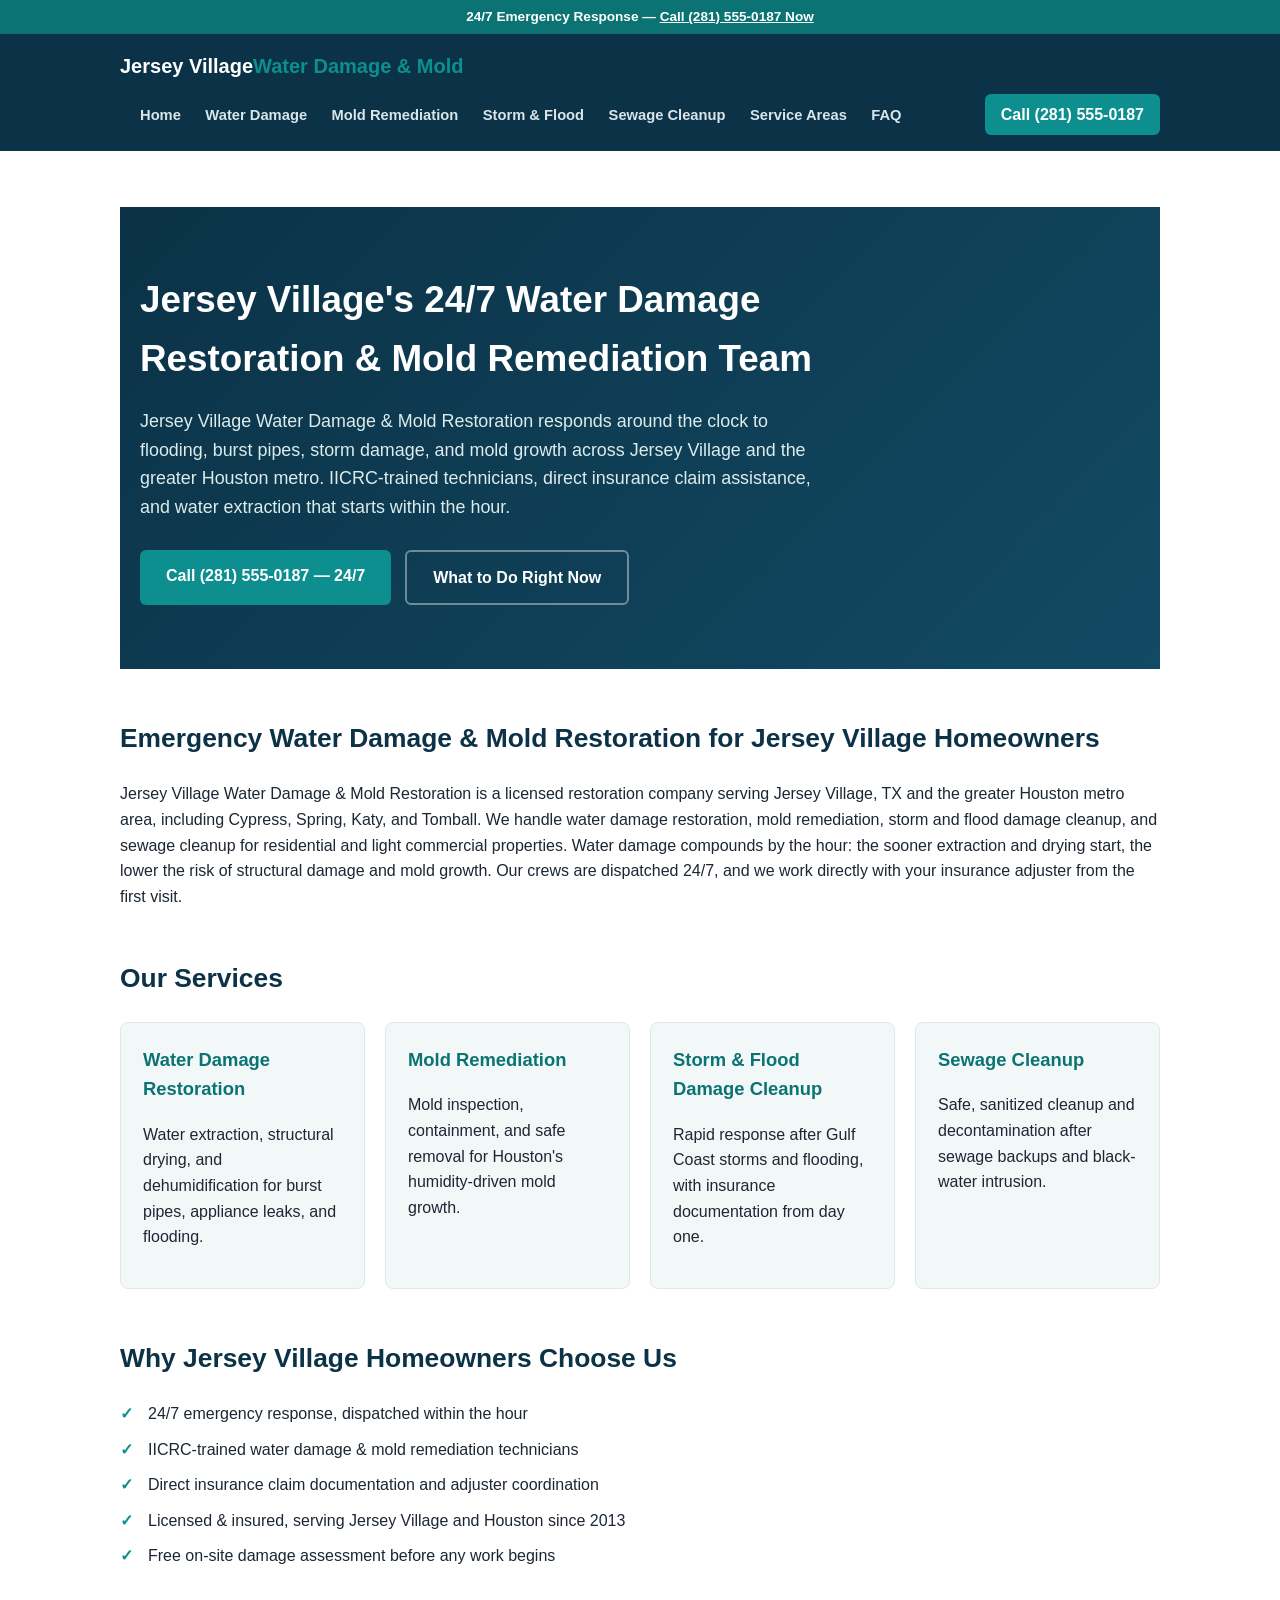
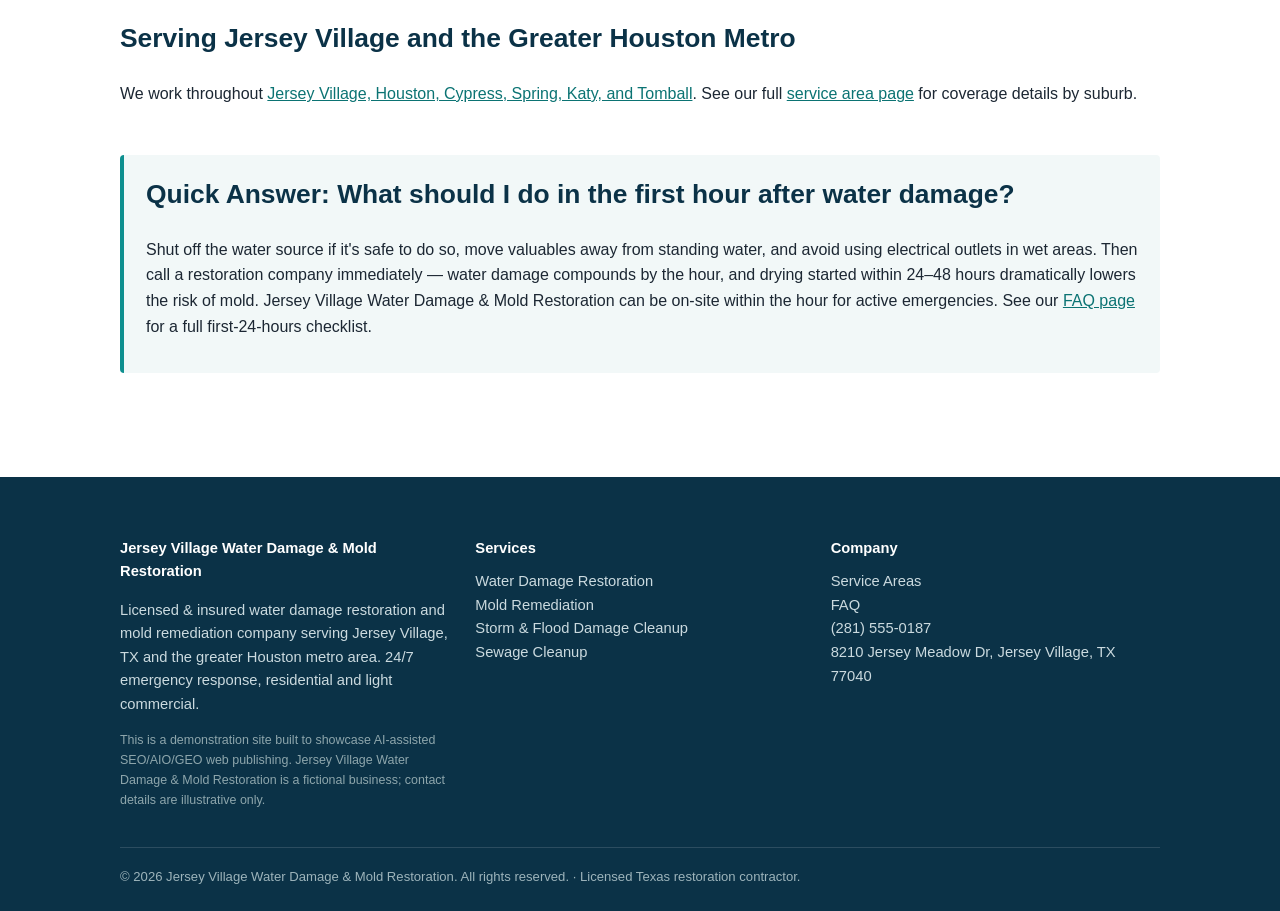
<file: index.html>
<!doctype html>
<html lang="en">
<head>
<meta charset="utf-8">
<meta name="viewport" content="width=device-width, initial-scale=1">
<title>Water Damage Restoration & Mold Remediation in Jersey Village, TX | Jersey Village Water Damage & Mold Restoration</title>
<meta name="description" content="24/7 water damage restoration & mold remediation in Jersey Village, TX. Storm & flood cleanup, insurance claim assistance. Call (281) 555-0187 now.">
<link rel="canonical" href="https://jerseyvillewaterdamage.trafficforge.app/">
<meta property="og:title" content="Water Damage Restoration & Mold Remediation in Jersey Village, TX | Jersey Village Water Damage & Mold Restoration">
<meta property="og:description" content="24/7 water damage restoration & mold remediation in Jersey Village, TX. Storm & flood cleanup, insurance claim assistance. Call (281) 555-0187 now.">
<meta property="og:type" content="website">
<meta property="og:url" content="https://jerseyvillewaterdamage.trafficforge.app/">
<link rel="stylesheet" href="/styles.css">
<script type="application/ld+json">
[
  {
    "@context": "https://schema.org",
    "@type": "HomeAndConstructionBusiness",
    "name": "Jersey Village Water Damage & Mold Restoration",
    "image": "https://jerseyvillewaterdamage.trafficforge.app/images/jersey-village-water-damage-crew.jpg",
    "@id": "https://jerseyvillewaterdamage.trafficforge.app",
    "url": "https://jerseyvillewaterdamage.trafficforge.app",
    "telephone": "+12815550187",
    "priceRange": "$$",
    "address": {
      "@type": "PostalAddress",
      "streetAddress": "8210 Jersey Meadow Dr",
      "addressLocality": "Jersey Village",
      "addressRegion": "TX",
      "postalCode": "77040",
      "addressCountry": "US"
    },
    "geo": {
      "@type": "GeoCoordinates",
      "latitude": 29.8825,
      "longitude": -95.5474
    },
    "areaServed": [
      "Jersey Village, TX",
      "Houston, TX",
      "Cypress, TX",
      "Spring, TX",
      "Katy, TX",
      "Copperfield, TX",
      "Willowbrook, TX",
      "Champions, TX",
      "Tomball, TX"
    ],
    "openingHoursSpecification": [
      {
        "@type": "OpeningHoursSpecification",
        "dayOfWeek": [
          "Monday", "Tuesday", "Wednesday", "Thursday", "Friday", "Saturday", "Sunday"
        ],
        "opens": "00:00",
        "closes": "23:59"
      }
    ],
    "sameAs": []
  },
  {
    "@context": "https://schema.org",
    "@type": "WebSite",
    "name": "Jersey Village Water Damage & Mold Restoration",
    "url": "https://jerseyvillewaterdamage.trafficforge.app"
  }
]
</script>
</head>
<body>
<div class="emergency-bar">24/7 Emergency Response &mdash; <a href="tel:+12815550187">Call (281) 555-0187 Now</a></div>
<header class="site">
  <div class="wrap">
    <a class="brand" href="/">Jersey Village<span>Water Damage &amp; Mold</span></a>
    <nav class="main">
      <a href="/">Home</a>
      <a href="/services/water-damage-restoration.html">Water Damage</a>
      <a href="/services/mold-remediation.html">Mold Remediation</a>
      <a href="/services/storm-flood-damage-cleanup.html">Storm &amp; Flood</a>
      <a href="/services/sewage-cleanup.html">Sewage Cleanup</a>
      <a href="/service-areas.html">Service Areas</a>
      <a href="/faq.html">FAQ</a>
    </nav>
    <a class="phone-badge" href="tel:+12815550187">Call (281) 555-0187</a>
  </div>
</header>
<main>
  <div class="wrap">


<section class="hero">
  <div class="wrap">
    <h1>Jersey Village's 24/7 Water Damage Restoration &amp; Mold Remediation Team</h1>
    <p class="lead">Jersey Village Water Damage &amp; Mold Restoration responds around the clock to flooding, burst pipes, storm damage, and mold growth across Jersey Village and the greater Houston metro. IICRC-trained technicians, direct insurance claim assistance, and water extraction that starts within the hour.</p>
    <div class="cta-row">
      <a class="btn btn-primary" href="tel:+12815550187">Call (281) 555-0187 &mdash; 24/7</a>
      <a class="btn btn-secondary" href="/faq.html">What to Do Right Now</a>
    </div>
  </div>
</section>

<section>
  <h2>Emergency Water Damage &amp; Mold Restoration for Jersey Village Homeowners</h2>
  <p>Jersey Village Water Damage &amp; Mold Restoration is a licensed restoration company serving Jersey Village, TX and the greater Houston metro area, including Cypress, Spring, Katy, and Tomball. We handle water damage restoration, mold remediation, storm and flood damage cleanup, and sewage cleanup for residential and light commercial properties. Water damage compounds by the hour: the sooner extraction and drying start, the lower the risk of structural damage and mold growth. Our crews are dispatched 24/7, and we work directly with your insurance adjuster from the first visit.</p>
</section>

<section>
  <h2>Our Services</h2>
  <div class="grid">
    <div class="card">
      <h3><a class="card-link" href="/services/water-damage-restoration.html">Water Damage Restoration</a></h3>
      <p>Water extraction, structural drying, and dehumidification for burst pipes, appliance leaks, and flooding.</p>
    </div>
    <div class="card">
      <h3><a class="card-link" href="/services/mold-remediation.html">Mold Remediation</a></h3>
      <p>Mold inspection, containment, and safe removal for Houston's humidity-driven mold growth.</p>
    </div>
    <div class="card">
      <h3><a class="card-link" href="/services/storm-flood-damage-cleanup.html">Storm &amp; Flood Damage Cleanup</a></h3>
      <p>Rapid response after Gulf Coast storms and flooding, with insurance documentation from day one.</p>
    </div>
    <div class="card">
      <h3><a class="card-link" href="/services/sewage-cleanup.html">Sewage Cleanup</a></h3>
      <p>Safe, sanitized cleanup and decontamination after sewage backups and black-water intrusion.</p>
    </div>
  </div>
</section>

<section>
  <h2>Why Jersey Village Homeowners Choose Us</h2>
  <ul class="checklist">
    <li>24/7 emergency response, dispatched within the hour</li>
    <li>IICRC-trained water damage &amp; mold remediation technicians</li>
    <li>Direct insurance claim documentation and adjuster coordination</li>
    <li>Licensed &amp; insured, serving Jersey Village and Houston since 2013</li>
    <li>Free on-site damage assessment before any work begins</li>
  </ul>
</section>

<section>
  <h2>Serving Jersey Village and the Greater Houston Metro</h2>
  <p>We work throughout <a href="/service-areas.html">Jersey Village, Houston, Cypress, Spring, Katy, and Tomball</a>. See our full <a href="/service-areas.html">service area page</a> for coverage details by suburb.</p>
</section>

<section class="callout">
  <h2 style="margin-top:0">Quick Answer: What should I do in the first hour after water damage?</h2>
  <p>Shut off the water source if it's safe to do so, move valuables away from standing water, and avoid using electrical outlets in wet areas. Then call a restoration company immediately &mdash; water damage compounds by the hour, and drying started within 24&ndash;48 hours dramatically lowers the risk of mold. Jersey Village Water Damage &amp; Mold Restoration can be on-site within the hour for active emergencies. See our <a href="/faq.html">FAQ page</a> for a full first-24-hours checklist.</p>
</section>


  </div>
</main>
<footer class="site">
  <div class="wrap">
    <div class="footer-grid">
      <div>
        <h4>Jersey Village Water Damage &amp; Mold Restoration</h4>
        <p>Licensed &amp; insured water damage restoration and mold remediation company serving Jersey Village, TX and the greater Houston metro area. 24/7 emergency response, residential and light commercial.</p>
        <p class="disclosure">This is a demonstration site built to showcase AI-assisted SEO/AIO/GEO web publishing. Jersey Village Water Damage &amp; Mold Restoration is a fictional business; contact details are illustrative only.</p>
      </div>
      <div>
        <h4>Services</h4>
        <a href="/services/water-damage-restoration.html">Water Damage Restoration</a><br>
        <a href="/services/mold-remediation.html">Mold Remediation</a><br>
        <a href="/services/storm-flood-damage-cleanup.html">Storm &amp; Flood Damage Cleanup</a><br>
        <a href="/services/sewage-cleanup.html">Sewage Cleanup</a>
      </div>
      <div>
        <h4>Company</h4>
        <a href="/service-areas.html">Service Areas</a><br>
        <a href="/faq.html">FAQ</a><br>
        <a href="tel:+12815550187">(281) 555-0187</a><br>
        <span>8210 Jersey Meadow Dr, Jersey Village, TX 77040</span>
      </div>
    </div>
    <div class="footer-bottom">
      &copy; 2026 Jersey Village Water Damage &amp; Mold Restoration. All rights reserved. &middot; Licensed Texas restoration contractor.
    </div>
  </div>
</footer>
</body>
</html>
</file>
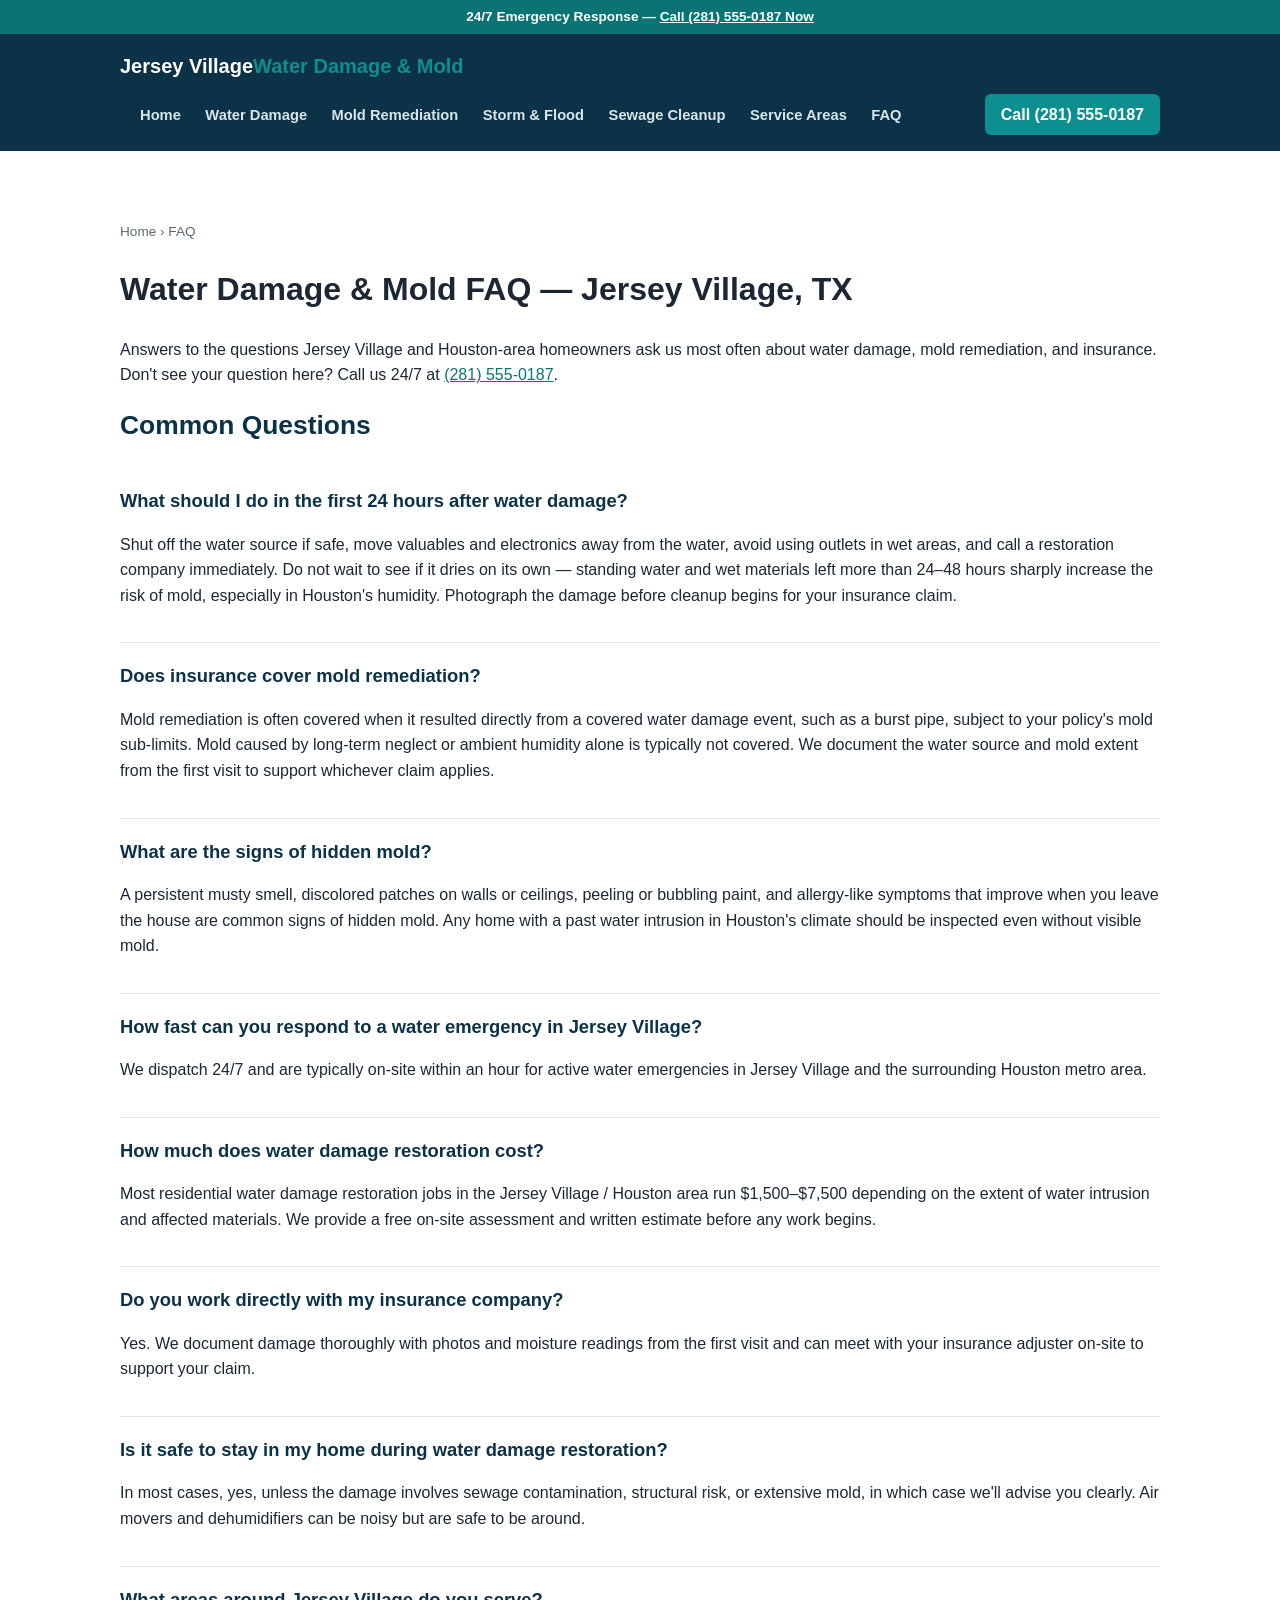
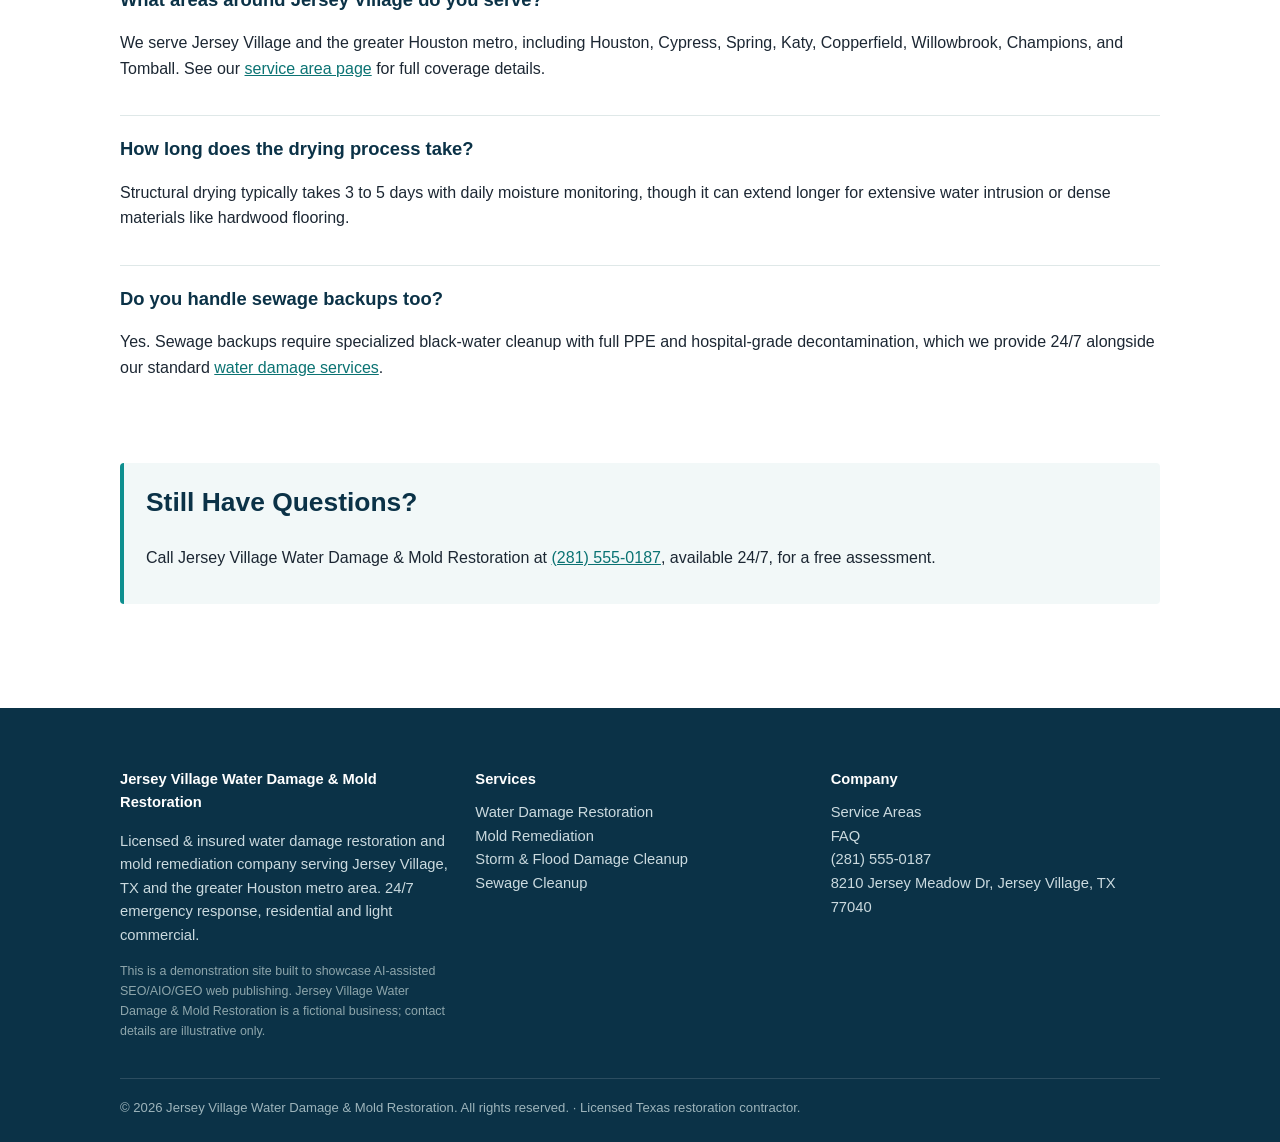
<file: faq.html>
<!doctype html>
<html lang="en">
<head>
<meta charset="utf-8">
<meta name="viewport" content="width=device-width, initial-scale=1">
<title>Water Damage & Mold FAQ | First 24 Hours, Insurance & More | Jersey Village Water Damage & Mold Restoration</title>
<meta name="description" content="Answers to common Jersey Village, TX water damage & mold questions: first 24 hours, insurance coverage, mold signs, and response times. 24/7 emergency line.">
<link rel="canonical" href="https://jerseyvillewaterdamage.trafficforge.app/faq.html">
<meta property="og:title" content="Water Damage & Mold FAQ | First 24 Hours, Insurance & More | Jersey Village Water Damage & Mold Restoration">
<meta property="og:description" content="Answers to common Jersey Village, TX water damage & mold questions: first 24 hours, insurance coverage, mold signs, and response times. 24/7 emergency line.">
<meta property="og:type" content="website">
<meta property="og:url" content="https://jerseyvillewaterdamage.trafficforge.app/faq.html">
<link rel="stylesheet" href="/styles.css">
<script type="application/ld+json">
[
  {
    "@context": "https://schema.org",
    "@type": "HomeAndConstructionBusiness",
    "name": "Jersey Village Water Damage & Mold Restoration",
    "image": "https://jerseyvillewaterdamage.trafficforge.app/images/jersey-village-water-damage-crew.jpg",
    "@id": "https://jerseyvillewaterdamage.trafficforge.app",
    "url": "https://jerseyvillewaterdamage.trafficforge.app",
    "telephone": "+12815550187",
    "priceRange": "$$",
    "address": {
      "@type": "PostalAddress",
      "streetAddress": "8210 Jersey Meadow Dr",
      "addressLocality": "Jersey Village",
      "addressRegion": "TX",
      "postalCode": "77040",
      "addressCountry": "US"
    },
    "geo": { "@type": "GeoCoordinates", "latitude": 29.8825, "longitude": -95.5474 },
    "areaServed": ["Jersey Village, TX", "Houston, TX", "Cypress, TX", "Spring, TX", "Katy, TX", "Copperfield, TX", "Willowbrook, TX", "Champions, TX", "Tomball, TX"],
    "openingHoursSpecification": [
      { "@type": "OpeningHoursSpecification", "dayOfWeek": ["Monday","Tuesday","Wednesday","Thursday","Friday","Saturday","Sunday"], "opens": "00:00", "closes": "23:59" }
    ],
    "sameAs": []
  },
  {
    "@context": "https://schema.org",
    "@type": "FAQPage",
    "mainEntity": [
      {
        "@type": "Question",
        "name": "What should I do in the first 24 hours after water damage?",
        "acceptedAnswer": { "@type": "Answer", "text": "Shut off the water source if safe, move valuables and electronics away from the water, avoid using outlets in wet areas, and call a restoration company immediately. Do not wait to see if it dries on its own \u2014 standing water and wet materials left more than 24\u201348 hours sharply increase the risk of mold, especially in Houston's humidity. Photograph the damage before cleanup begins for your insurance claim." }
      },
      {
        "@type": "Question",
        "name": "Does insurance cover mold remediation?",
        "acceptedAnswer": { "@type": "Answer", "text": "Mold remediation is often covered when it resulted directly from a covered water damage event, such as a burst pipe, subject to your policy's mold sub-limits. Mold caused by long-term neglect or ambient humidity alone is typically not covered. We document the water source and mold extent from the first visit to support whichever claim applies." }
      },
      {
        "@type": "Question",
        "name": "What are the signs of hidden mold?",
        "acceptedAnswer": { "@type": "Answer", "text": "A persistent musty smell, discolored patches on walls or ceilings, peeling or bubbling paint, and allergy-like symptoms that improve when you leave the house are common signs of hidden mold. Any home with a past water intrusion in Houston's climate should be inspected even without visible mold." }
      },
      {
        "@type": "Question",
        "name": "How fast can you respond to a water emergency in Jersey Village?",
        "acceptedAnswer": { "@type": "Answer", "text": "We dispatch 24/7 and are typically on-site within an hour for active water emergencies in Jersey Village and the surrounding Houston metro area." }
      },
      {
        "@type": "Question",
        "name": "How much does water damage restoration cost?",
        "acceptedAnswer": { "@type": "Answer", "text": "Most residential water damage restoration jobs in the Jersey Village / Houston area run $1,500\u2013$7,500 depending on the extent of water intrusion and affected materials. We provide a free on-site assessment and written estimate before any work begins." }
      },
      {
        "@type": "Question",
        "name": "Do you work directly with my insurance company?",
        "acceptedAnswer": { "@type": "Answer", "text": "Yes. We document damage thoroughly with photos and moisture readings from the first visit and can meet with your insurance adjuster on-site to support your claim." }
      },
      {
        "@type": "Question",
        "name": "Is it safe to stay in my home during water damage restoration?",
        "acceptedAnswer": { "@type": "Answer", "text": "In most cases, yes, unless the damage involves sewage contamination, structural risk, or extensive mold, in which case we'll advise you clearly. Air movers and dehumidifiers can be noisy but are safe to be around." }
      },
      {
        "@type": "Question",
        "name": "What areas around Jersey Village do you serve?",
        "acceptedAnswer": { "@type": "Answer", "text": "We serve Jersey Village and the greater Houston metro, including Houston, Cypress, Spring, Katy, Copperfield, Willowbrook, Champions, and Tomball. See our service area page for full coverage details." }
      },
      {
        "@type": "Question",
        "name": "How long does the drying process take?",
        "acceptedAnswer": { "@type": "Answer", "text": "Structural drying typically takes 3 to 5 days with daily moisture monitoring, though it can extend longer for extensive water intrusion or dense materials like hardwood flooring." }
      },
      {
        "@type": "Question",
        "name": "Do you handle sewage backups too?",
        "acceptedAnswer": { "@type": "Answer", "text": "Yes. Sewage backups require specialized black-water cleanup with full PPE and hospital-grade decontamination, which we provide 24/7 alongside our standard water damage services." }
      }
    ]
  }
]
</script>
</head>
<body>
<div class="emergency-bar">24/7 Emergency Response &mdash; <a href="tel:+12815550187">Call (281) 555-0187 Now</a></div>
<header class="site">
  <div class="wrap">
    <a class="brand" href="/">Jersey Village<span>Water Damage &amp; Mold</span></a>
    <nav class="main">
      <a href="/">Home</a>
      <a href="/services/water-damage-restoration.html">Water Damage</a>
      <a href="/services/mold-remediation.html">Mold Remediation</a>
      <a href="/services/storm-flood-damage-cleanup.html">Storm &amp; Flood</a>
      <a href="/services/sewage-cleanup.html">Sewage Cleanup</a>
      <a href="/service-areas.html">Service Areas</a>
      <a href="/faq.html">FAQ</a>
    </nav>
    <a class="phone-badge" href="tel:+12815550187">Call (281) 555-0187</a>
  </div>
</header>
<main>
  <div class="wrap">
    <p class="breadcrumb"><a href="/">Home</a> &rsaquo; FAQ</p>
    <h1>Water Damage &amp; Mold FAQ &mdash; Jersey Village, TX</h1>

<p>Answers to the questions Jersey Village and Houston-area homeowners ask us most often about water damage, mold remediation, and insurance. Don't see your question here? Call us 24/7 at <a href="tel:+12815550187">(281) 555-0187</a>.</p>
<section>
  <h2>Common Questions</h2>
  <div class="faq-item"><h3>What should I do in the first 24 hours after water damage?</h3><p>Shut off the water source if safe, move valuables and electronics away from the water, avoid using outlets in wet areas, and call a restoration company immediately. Do not wait to see if it dries on its own &mdash; standing water and wet materials left more than 24&ndash;48 hours sharply increase the risk of mold, especially in Houston's humidity. Photograph the damage before cleanup begins for your insurance claim.</p></div>
  <div class="faq-item"><h3>Does insurance cover mold remediation?</h3><p>Mold remediation is often covered when it resulted directly from a covered water damage event, such as a burst pipe, subject to your policy's mold sub-limits. Mold caused by long-term neglect or ambient humidity alone is typically not covered. We document the water source and mold extent from the first visit to support whichever claim applies.</p></div>
  <div class="faq-item"><h3>What are the signs of hidden mold?</h3><p>A persistent musty smell, discolored patches on walls or ceilings, peeling or bubbling paint, and allergy-like symptoms that improve when you leave the house are common signs of hidden mold. Any home with a past water intrusion in Houston's climate should be inspected even without visible mold.</p></div>
  <div class="faq-item"><h3>How fast can you respond to a water emergency in Jersey Village?</h3><p>We dispatch 24/7 and are typically on-site within an hour for active water emergencies in Jersey Village and the surrounding Houston metro area.</p></div>
  <div class="faq-item"><h3>How much does water damage restoration cost?</h3><p>Most residential water damage restoration jobs in the Jersey Village / Houston area run $1,500&ndash;$7,500 depending on the extent of water intrusion and affected materials. We provide a free on-site assessment and written estimate before any work begins.</p></div>
  <div class="faq-item"><h3>Do you work directly with my insurance company?</h3><p>Yes. We document damage thoroughly with photos and moisture readings from the first visit and can meet with your insurance adjuster on-site to support your claim.</p></div>
  <div class="faq-item"><h3>Is it safe to stay in my home during water damage restoration?</h3><p>In most cases, yes, unless the damage involves sewage contamination, structural risk, or extensive mold, in which case we'll advise you clearly. Air movers and dehumidifiers can be noisy but are safe to be around.</p></div>
  <div class="faq-item"><h3>What areas around Jersey Village do you serve?</h3><p>We serve Jersey Village and the greater Houston metro, including Houston, Cypress, Spring, Katy, Copperfield, Willowbrook, Champions, and Tomball. See our <a href="/service-areas.html">service area page</a> for full coverage details.</p></div>
  <div class="faq-item"><h3>How long does the drying process take?</h3><p>Structural drying typically takes 3 to 5 days with daily moisture monitoring, though it can extend longer for extensive water intrusion or dense materials like hardwood flooring.</p></div>
  <div class="faq-item"><h3>Do you handle sewage backups too?</h3><p>Yes. Sewage backups require specialized black-water cleanup with full PPE and hospital-grade decontamination, which we provide 24/7 alongside our standard <a href="/services/water-damage-restoration.html">water damage services</a>.</p></div>
</section>
<section class="callout">
  <h2 style="margin-top:0">Still Have Questions?</h2>
  <p>Call Jersey Village Water Damage &amp; Mold Restoration at <a href="tel:+12815550187">(281) 555-0187</a>, available 24/7, for a free assessment.</p>
</section>

  </div>
</main>
<footer class="site">
  <div class="wrap">
    <div class="footer-grid">
      <div>
        <h4>Jersey Village Water Damage &amp; Mold Restoration</h4>
        <p>Licensed &amp; insured water damage restoration and mold remediation company serving Jersey Village, TX and the greater Houston metro area. 24/7 emergency response, residential and light commercial.</p>
        <p class="disclosure">This is a demonstration site built to showcase AI-assisted SEO/AIO/GEO web publishing. Jersey Village Water Damage &amp; Mold Restoration is a fictional business; contact details are illustrative only.</p>
      </div>
      <div>
        <h4>Services</h4>
        <a href="/services/water-damage-restoration.html">Water Damage Restoration</a><br>
        <a href="/services/mold-remediation.html">Mold Remediation</a><br>
        <a href="/services/storm-flood-damage-cleanup.html">Storm &amp; Flood Damage Cleanup</a><br>
        <a href="/services/sewage-cleanup.html">Sewage Cleanup</a>
      </div>
      <div>
        <h4>Company</h4>
        <a href="/service-areas.html">Service Areas</a><br>
        <a href="/faq.html">FAQ</a><br>
        <a href="tel:+12815550187">(281) 555-0187</a><br>
        <span>8210 Jersey Meadow Dr, Jersey Village, TX 77040</span>
      </div>
    </div>
    <div class="footer-bottom">
      &copy; 2026 Jersey Village Water Damage &amp; Mold Restoration. All rights reserved. &middot; Licensed Texas restoration contractor.
    </div>
  </div>
</footer>
</body>
</html>
</file>
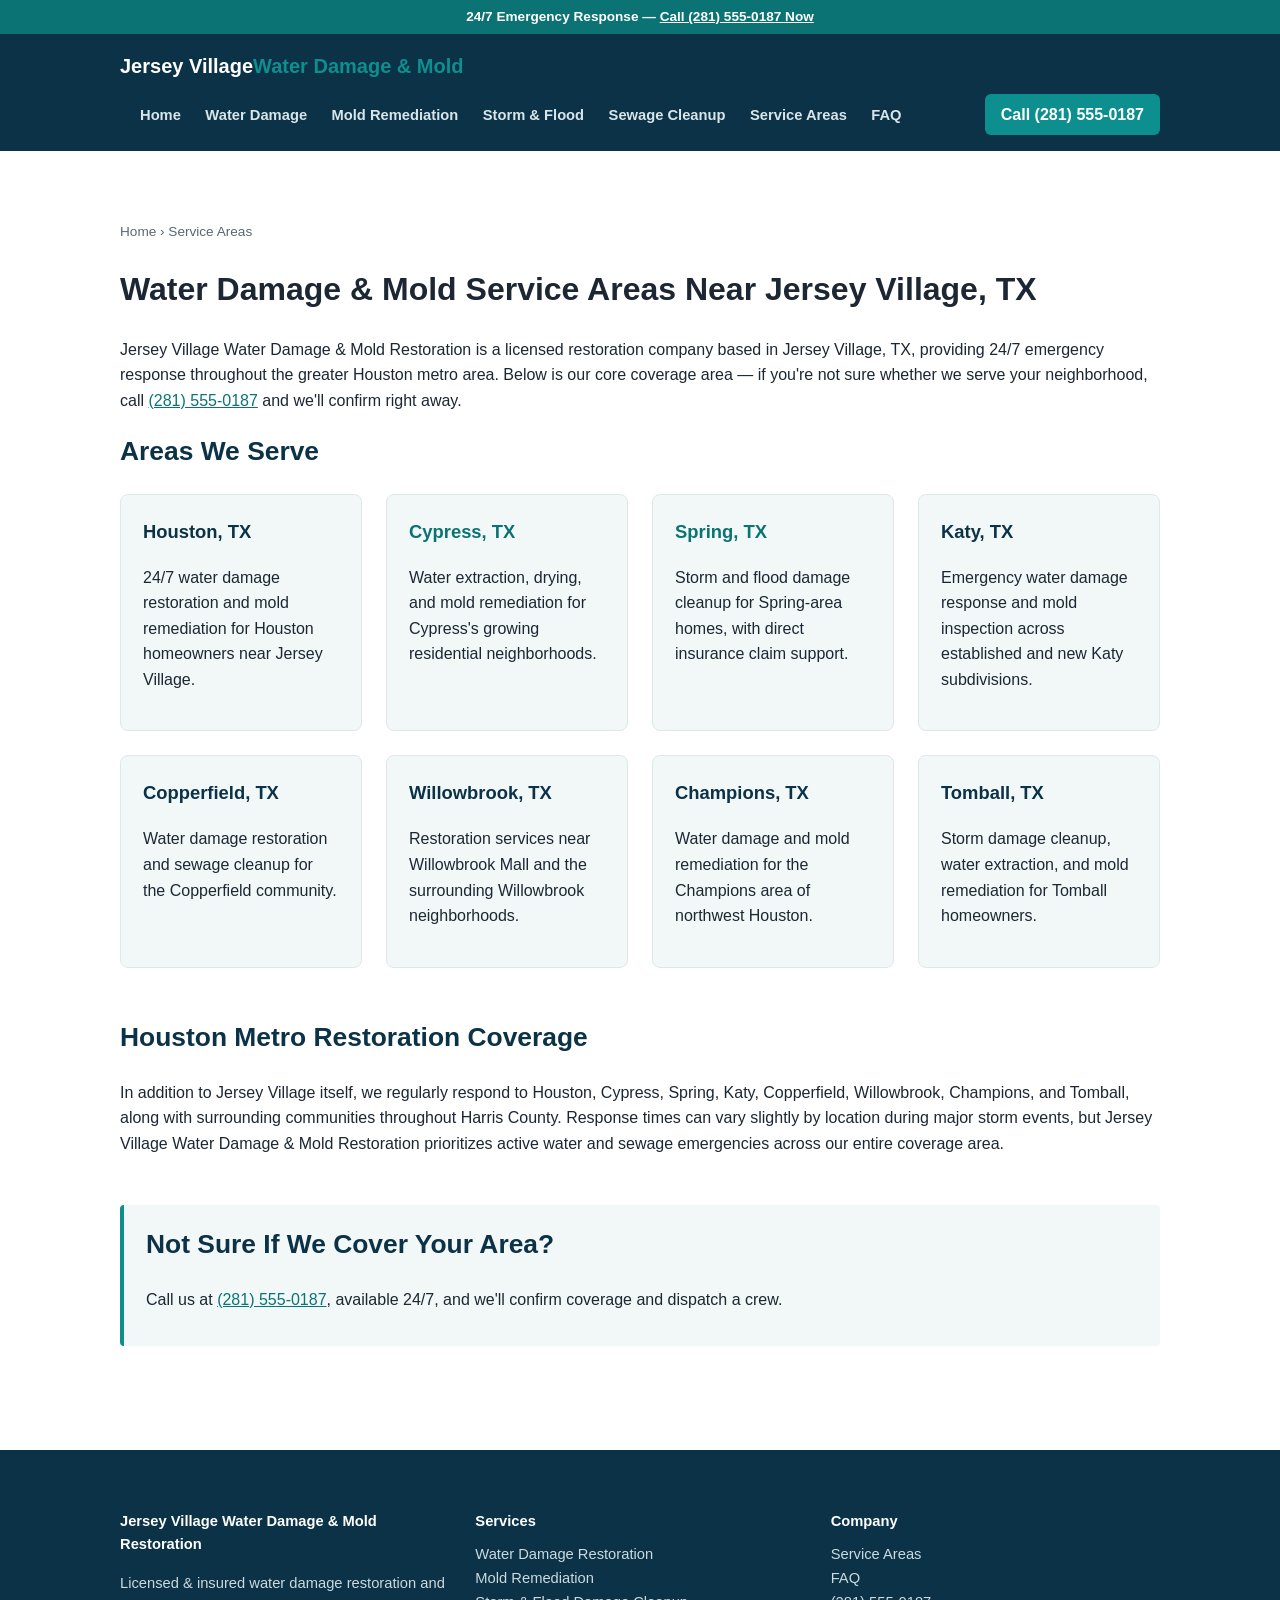
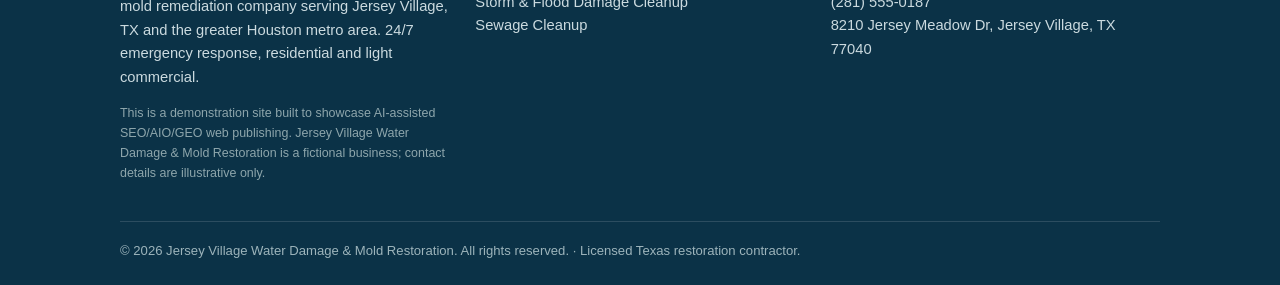
<file: service-areas.html>
<!doctype html>
<html lang="en">
<head>
<meta charset="utf-8">
<meta name="viewport" content="width=device-width, initial-scale=1">
<title>Service Areas | Jersey Village, Houston, Cypress, Katy, Tomball | Jersey Village Water Damage & Mold Restoration</title>
<meta name="description" content="Jersey Village Water Damage & Mold Restoration serves Jersey Village, Houston, Cypress, Spring, Katy, and Tomball, TX. See our full 24/7 coverage area.">
<link rel="canonical" href="https://jerseyvillewaterdamage.trafficforge.app/service-areas.html">
<meta property="og:title" content="Service Areas | Jersey Village, Houston, Cypress, Katy, Tomball | Jersey Village Water Damage & Mold Restoration">
<meta property="og:description" content="Jersey Village Water Damage & Mold Restoration serves Jersey Village, Houston, Cypress, Spring, Katy, and Tomball, TX. See our full 24/7 coverage area.">
<meta property="og:type" content="website">
<meta property="og:url" content="https://jerseyvillewaterdamage.trafficforge.app/service-areas.html">
<link rel="stylesheet" href="/styles.css">
<script type="application/ld+json">
[
  {
    "@context": "https://schema.org",
    "@type": "HomeAndConstructionBusiness",
    "name": "Jersey Village Water Damage & Mold Restoration",
    "image": "https://jerseyvillewaterdamage.trafficforge.app/images/jersey-village-water-damage-crew.jpg",
    "@id": "https://jerseyvillewaterdamage.trafficforge.app",
    "url": "https://jerseyvillewaterdamage.trafficforge.app",
    "telephone": "+12815550187",
    "priceRange": "$$",
    "address": {
      "@type": "PostalAddress",
      "streetAddress": "8210 Jersey Meadow Dr",
      "addressLocality": "Jersey Village",
      "addressRegion": "TX",
      "postalCode": "77040",
      "addressCountry": "US"
    },
    "geo": { "@type": "GeoCoordinates", "latitude": 29.8825, "longitude": -95.5474 },
    "areaServed": ["Jersey Village, TX", "Houston, TX", "Cypress, TX", "Spring, TX", "Katy, TX", "Copperfield, TX", "Willowbrook, TX", "Champions, TX", "Tomball, TX"],
    "openingHoursSpecification": [
      { "@type": "OpeningHoursSpecification", "dayOfWeek": ["Monday","Tuesday","Wednesday","Thursday","Friday","Saturday","Sunday"], "opens": "00:00", "closes": "23:59" }
    ],
    "sameAs": []
  },
  {
    "@context": "https://schema.org",
    "@type": "Service",
    "serviceType": "Water Damage & Mold Restoration Services",
    "provider": {
      "@type": "HomeAndConstructionBusiness",
      "name": "Jersey Village Water Damage & Mold Restoration",
      "telephone": "+12815550187",
      "url": "https://jerseyvillewaterdamage.trafficforge.app"
    },
    "areaServed": [
      { "@type": "City", "name": "Houston, TX" },
      { "@type": "City", "name": "Cypress, TX" },
      { "@type": "City", "name": "Spring, TX" },
      { "@type": "City", "name": "Katy, TX" },
      { "@type": "City", "name": "Copperfield, TX" },
      { "@type": "City", "name": "Willowbrook, TX" },
      { "@type": "City", "name": "Champions, TX" },
      { "@type": "City", "name": "Tomball, TX" }
    ]
  }
]
</script>
</head>
<body>
<div class="emergency-bar">24/7 Emergency Response &mdash; <a href="tel:+12815550187">Call (281) 555-0187 Now</a></div>
<header class="site">
  <div class="wrap">
    <a class="brand" href="/">Jersey Village<span>Water Damage &amp; Mold</span></a>
    <nav class="main">
      <a href="/">Home</a>
      <a href="/services/water-damage-restoration.html">Water Damage</a>
      <a href="/services/mold-remediation.html">Mold Remediation</a>
      <a href="/services/storm-flood-damage-cleanup.html">Storm &amp; Flood</a>
      <a href="/services/sewage-cleanup.html">Sewage Cleanup</a>
      <a href="/service-areas.html">Service Areas</a>
      <a href="/faq.html">FAQ</a>
    </nav>
    <a class="phone-badge" href="tel:+12815550187">Call (281) 555-0187</a>
  </div>
</header>
<main>
  <div class="wrap">
    <p class="breadcrumb"><a href="/">Home</a> &rsaquo; Service Areas</p>
    <h1>Water Damage &amp; Mold Service Areas Near Jersey Village, TX</h1>

<p>Jersey Village Water Damage &amp; Mold Restoration is a licensed restoration company based in Jersey Village, TX, providing 24/7 emergency response throughout the greater Houston metro area. Below is our core coverage area &mdash; if you're not sure whether we serve your neighborhood, call <a href="tel:+12815550187">(281) 555-0187</a> and we'll confirm right away.</p>

<section>
  <h2>Areas We Serve</h2>
  <div class="areas-grid">
    <div class="card">
      <h3>Houston, TX</h3>
      <p>24/7 water damage restoration and mold remediation for Houston homeowners near Jersey Village.</p>
    </div>
    <div class="card">
      <h3><a class="card-link" href="/areas/water-damage-restoration-cypress-tx.html">Cypress, TX</a></h3>
      <p>Water extraction, drying, and mold remediation for Cypress's growing residential neighborhoods.</p>
    </div>
    <div class="card">
      <h3><a class="card-link" href="/areas/mold-remediation-spring-tx.html">Spring, TX</a></h3>
      <p>Storm and flood damage cleanup for Spring-area homes, with direct insurance claim support.</p>
    </div>
    <div class="card">
      <h3>Katy, TX</h3>
      <p>Emergency water damage response and mold inspection across established and new Katy subdivisions.</p>
    </div>
    <div class="card">
      <h3>Copperfield, TX</h3>
      <p>Water damage restoration and sewage cleanup for the Copperfield community.</p>
    </div>
    <div class="card">
      <h3>Willowbrook, TX</h3>
      <p>Restoration services near Willowbrook Mall and the surrounding Willowbrook neighborhoods.</p>
    </div>
    <div class="card">
      <h3>Champions, TX</h3>
      <p>Water damage and mold remediation for the Champions area of northwest Houston.</p>
    </div>
    <div class="card">
      <h3>Tomball, TX</h3>
      <p>Storm damage cleanup, water extraction, and mold remediation for Tomball homeowners.</p>
    </div>
  </div>
</section>

<section>
  <h2>Houston Metro Restoration Coverage</h2>
  <p>In addition to Jersey Village itself, we regularly respond to Houston, Cypress, Spring, Katy, Copperfield, Willowbrook, Champions, and Tomball, along with surrounding communities throughout Harris County. Response times can vary slightly by location during major storm events, but Jersey Village Water Damage &amp; Mold Restoration prioritizes active water and sewage emergencies across our entire coverage area.</p>
</section>

<section class="callout">
  <h2 style="margin-top:0">Not Sure If We Cover Your Area?</h2>
  <p>Call us at <a href="tel:+12815550187">(281) 555-0187</a>, available 24/7, and we'll confirm coverage and dispatch a crew.</p>
</section>

  </div>
</main>
<footer class="site">
  <div class="wrap">
    <div class="footer-grid">
      <div>
        <h4>Jersey Village Water Damage &amp; Mold Restoration</h4>
        <p>Licensed &amp; insured water damage restoration and mold remediation company serving Jersey Village, TX and the greater Houston metro area. 24/7 emergency response, residential and light commercial.</p>
        <p class="disclosure">This is a demonstration site built to showcase AI-assisted SEO/AIO/GEO web publishing. Jersey Village Water Damage &amp; Mold Restoration is a fictional business; contact details are illustrative only.</p>
      </div>
      <div>
        <h4>Services</h4>
        <a href="/services/water-damage-restoration.html">Water Damage Restoration</a><br>
        <a href="/services/mold-remediation.html">Mold Remediation</a><br>
        <a href="/services/storm-flood-damage-cleanup.html">Storm &amp; Flood Damage Cleanup</a><br>
        <a href="/services/sewage-cleanup.html">Sewage Cleanup</a>
      </div>
      <div>
        <h4>Company</h4>
        <a href="/service-areas.html">Service Areas</a><br>
        <a href="/faq.html">FAQ</a><br>
        <a href="tel:+12815550187">(281) 555-0187</a><br>
        <span>8210 Jersey Meadow Dr, Jersey Village, TX 77040</span>
      </div>
    </div>
    <div class="footer-bottom">
      &copy; 2026 Jersey Village Water Damage &amp; Mold Restoration. All rights reserved. &middot; Licensed Texas restoration contractor.
    </div>
  </div>
</footer>
</body>
</html>
</file>
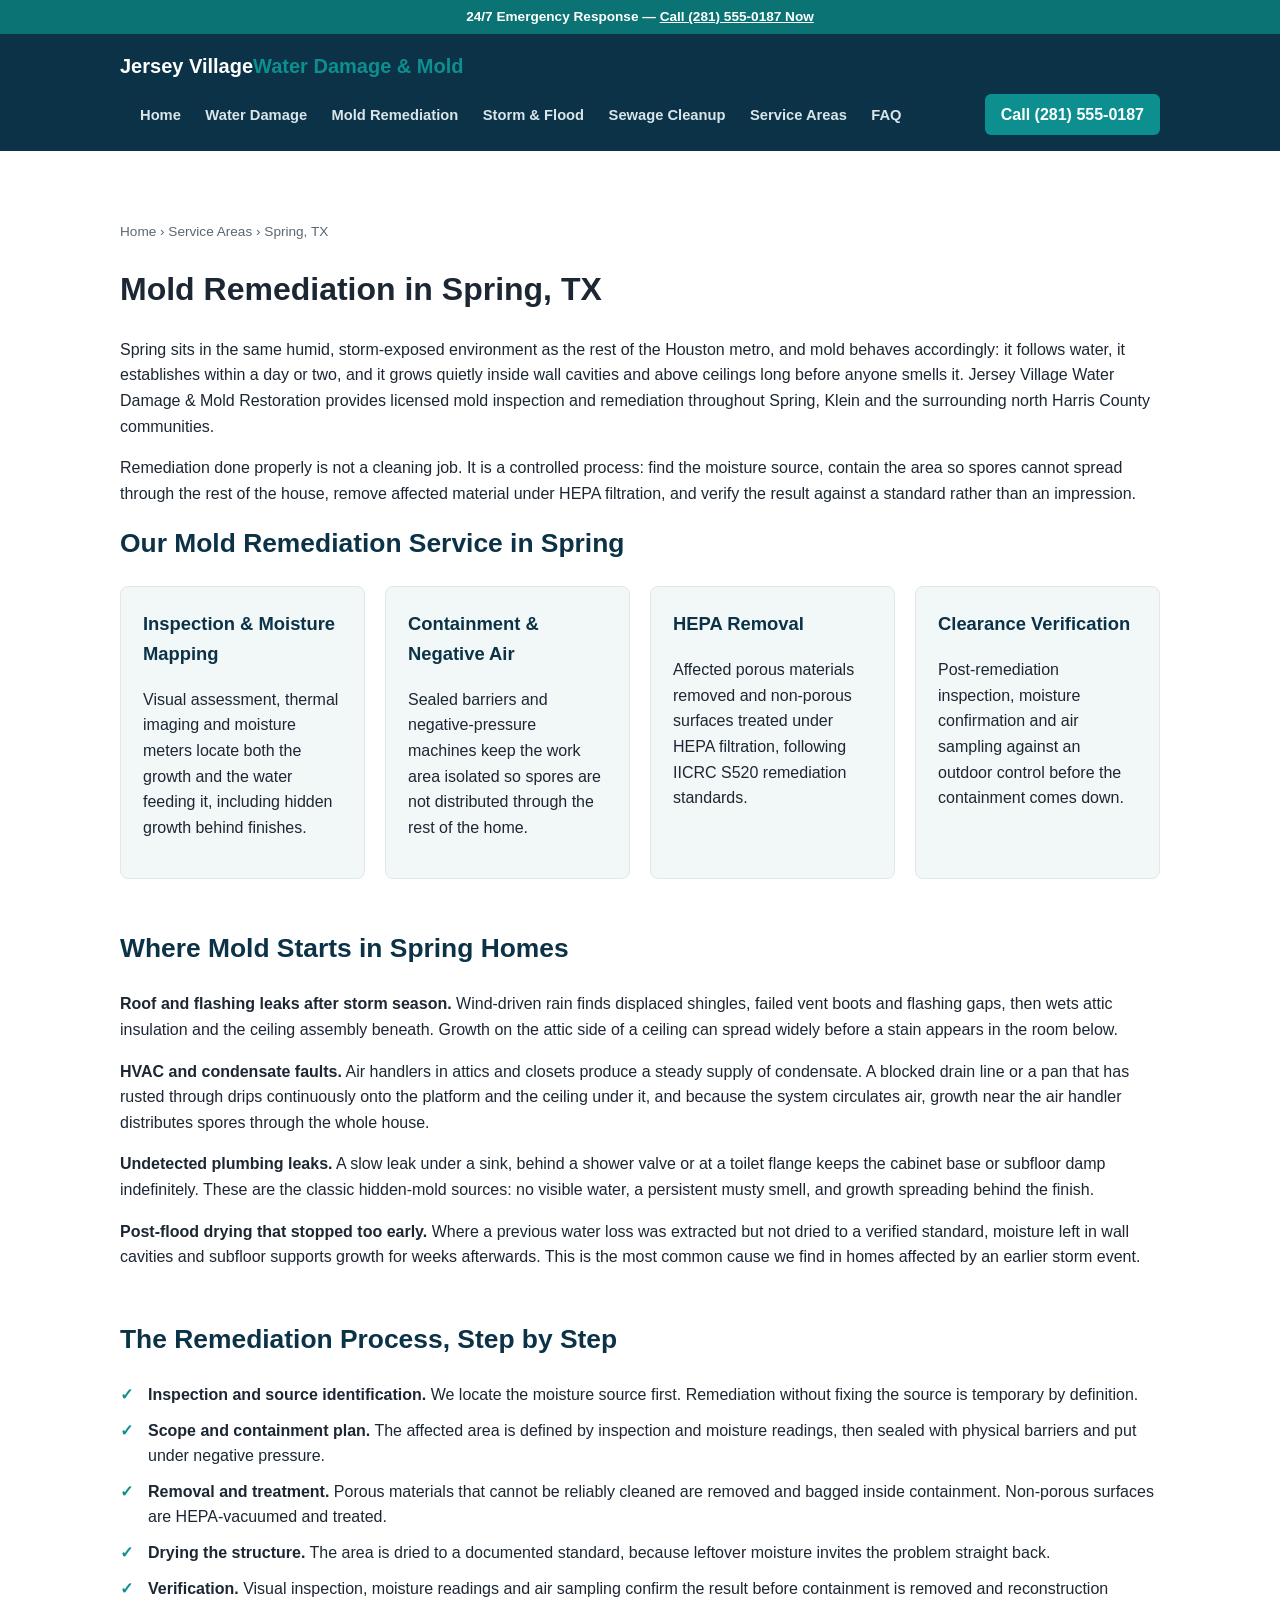
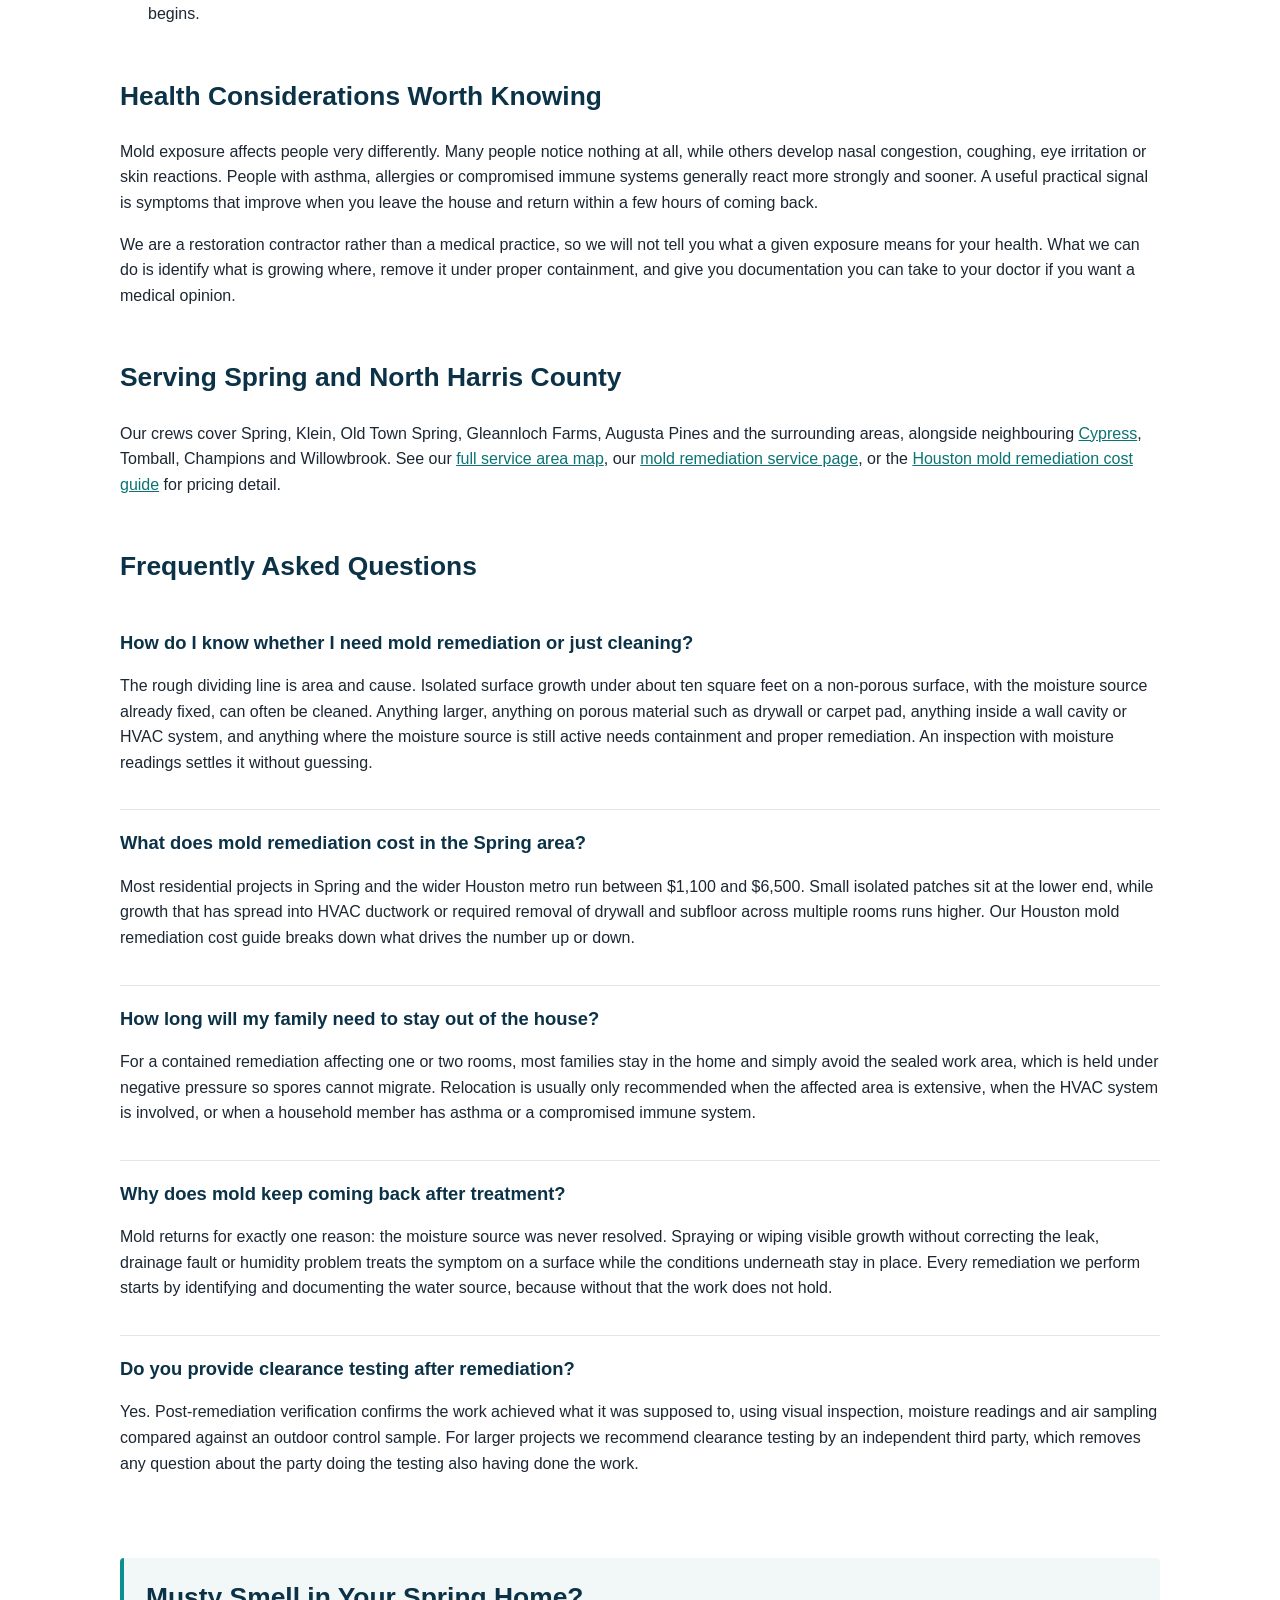
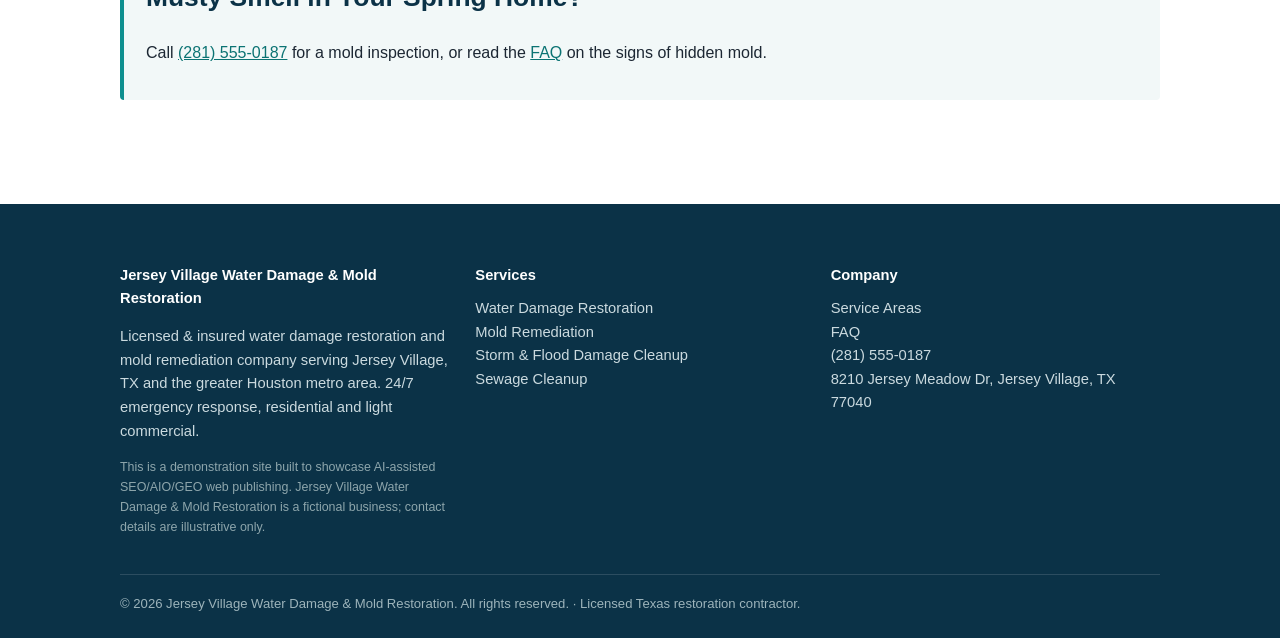
<file: areas/mold-remediation-spring-tx.html>
<!doctype html>
<html lang="en">
<head>
<meta charset="utf-8">
<meta name="viewport" content="width=device-width, initial-scale=1">
<title>Mold Remediation in Spring, TX | Inspection, Containment &amp; Clearance | Jersey Village Water Damage &amp; Mold Restoration</title>
<meta name="description" content="Licensed mold remediation in Spring, TX. Inspection, containment, HEPA removal and clearance testing for humidity and storm-driven mold. Call (281) 555-0187.">
<link rel="canonical" href="https://jerseyvillewaterdamage.trafficforge.app/areas/mold-remediation-spring-tx.html">
<meta property="og:title" content="Mold Remediation in Spring, TX | Inspection, Containment &amp; Clearance | Jersey Village Water Damage &amp; Mold Restoration">
<meta property="og:description" content="Licensed mold remediation in Spring, TX. Inspection, containment, HEPA removal and clearance testing for humidity and storm-driven mold. Call (281) 555-0187.">
<meta property="og:type" content="website">
<meta property="og:url" content="https://jerseyvillewaterdamage.trafficforge.app/areas/mold-remediation-spring-tx.html">
<link rel="stylesheet" href="/styles.css">
<script type="application/ld+json">
[
  {
    "@context": "https://schema.org",
    "@type": "HomeAndConstructionBusiness",
    "name": "Jersey Village Water Damage & Mold Restoration",
    "image": "https://jerseyvillewaterdamage.trafficforge.app/images/jersey-village-water-damage-crew.jpg",
    "@id": "https://jerseyvillewaterdamage.trafficforge.app",
    "url": "https://jerseyvillewaterdamage.trafficforge.app",
    "telephone": "+12815550187",
    "priceRange": "$$",
    "address": {
      "@type": "PostalAddress",
      "streetAddress": "8210 Jersey Meadow Dr",
      "addressLocality": "Jersey Village",
      "addressRegion": "TX",
      "postalCode": "77040",
      "addressCountry": "US"
    },
    "geo": {
      "@type": "GeoCoordinates",
      "latitude": 29.8825,
      "longitude": -95.5474
    },
    "areaServed": [
      "Jersey Village, TX",
      "Houston, TX",
      "Cypress, TX",
      "Spring, TX",
      "Katy, TX",
      "Copperfield, TX",
      "Willowbrook, TX",
      "Champions, TX",
      "Tomball, TX"
    ],
    "openingHoursSpecification": [
      {
        "@type": "OpeningHoursSpecification",
        "dayOfWeek": [
          "Monday",
          "Tuesday",
          "Wednesday",
          "Thursday",
          "Friday",
          "Saturday",
          "Sunday"
        ],
        "opens": "00:00",
        "closes": "23:59"
      }
    ],
    "sameAs": []
  },
  {
    "@context": "https://schema.org",
    "@type": "Service",
    "serviceType": "Mold Remediation",
    "provider": {
      "@type": "HomeAndConstructionBusiness",
      "name": "Jersey Village Water Damage & Mold Restoration",
      "telephone": "+12815550187",
      "url": "https://jerseyvillewaterdamage.trafficforge.app"
    },
    "areaServed": [
      "Spring, TX",
      "Jersey Village, TX",
      "Houston, TX",
      "Tomball, TX"
    ],
    "name": "Mold Remediation",
    "description": "Licensed mold remediation in Spring, TX. Inspection, containment, HEPA removal and clearance testing for humidity and storm-driven mold. Call (281) 555-0187.",
    "url": "https://jerseyvillewaterdamage.trafficforge.app/areas/mold-remediation-spring-tx.html"
  },
  {
    "@context": "https://schema.org",
    "@type": "FAQPage",
    "mainEntity": [
      {
        "@type": "Question",
        "name": "How do I know whether I need mold remediation or just cleaning?",
        "acceptedAnswer": {
          "@type": "Answer",
          "text": "The rough dividing line is area and cause. Isolated surface growth under about ten square feet on a non-porous surface, with the moisture source already fixed, can often be cleaned. Anything larger, anything on porous material such as drywall or carpet pad, anything inside a wall cavity or HVAC system, and anything where the moisture source is still active needs containment and proper remediation. An inspection with moisture readings settles it without guessing."
        }
      },
      {
        "@type": "Question",
        "name": "What does mold remediation cost in the Spring area?",
        "acceptedAnswer": {
          "@type": "Answer",
          "text": "Most residential projects in Spring and the wider Houston metro run between $1,100 and $6,500. Small isolated patches sit at the lower end, while growth that has spread into HVAC ductwork or required removal of drywall and subfloor across multiple rooms runs higher. Our Houston mold remediation cost guide breaks down what drives the number up or down."
        }
      },
      {
        "@type": "Question",
        "name": "How long will my family need to stay out of the house?",
        "acceptedAnswer": {
          "@type": "Answer",
          "text": "For a contained remediation affecting one or two rooms, most families stay in the home and simply avoid the sealed work area, which is held under negative pressure so spores cannot migrate. Relocation is usually only recommended when the affected area is extensive, when the HVAC system is involved, or when a household member has asthma or a compromised immune system."
        }
      },
      {
        "@type": "Question",
        "name": "Why does mold keep coming back after treatment?",
        "acceptedAnswer": {
          "@type": "Answer",
          "text": "Mold returns for exactly one reason: the moisture source was never resolved. Spraying or wiping visible growth without correcting the leak, drainage fault or humidity problem treats the symptom on a surface while the conditions underneath stay in place. Every remediation we perform starts by identifying and documenting the water source, because without that the work does not hold."
        }
      },
      {
        "@type": "Question",
        "name": "Do you provide clearance testing after remediation?",
        "acceptedAnswer": {
          "@type": "Answer",
          "text": "Yes. Post-remediation verification confirms the work achieved what it was supposed to, using visual inspection, moisture readings and air sampling compared against an outdoor control sample. For larger projects we recommend clearance testing by an independent third party, which removes any question about the party doing the testing also having done the work."
        }
      }
    ]
  }
]
</script>
</head>
<body>
<div class="emergency-bar">24/7 Emergency Response &mdash; <a href="tel:+12815550187">Call (281) 555-0187 Now</a></div>
<header class="site">
  <div class="wrap">
    <a class="brand" href="/">Jersey Village<span>Water Damage &amp; Mold</span></a>
    <nav class="main">
      <a href="/">Home</a>
      <a href="/services/water-damage-restoration.html">Water Damage</a>
      <a href="/services/mold-remediation.html">Mold Remediation</a>
      <a href="/services/storm-flood-damage-cleanup.html">Storm &amp; Flood</a>
      <a href="/services/sewage-cleanup.html">Sewage Cleanup</a>
      <a href="/service-areas.html">Service Areas</a>
      <a href="/faq.html">FAQ</a>
    </nav>
    <a class="phone-badge" href="tel:+12815550187">Call (281) 555-0187</a>
  </div>
</header>
<main>
  <div class="wrap">
    <p class="breadcrumb"><a href="/">Home</a> &rsaquo; <a href="/service-areas.html">Service Areas</a> &rsaquo; Spring, TX</p>
    <h1>Mold Remediation in Spring, TX</h1>

<p>Spring sits in the same humid, storm-exposed environment as the rest of the Houston metro, and mold behaves accordingly: it follows water, it establishes within a day or two, and it grows quietly inside wall cavities and above ceilings long before anyone smells it. Jersey Village Water Damage &amp; Mold Restoration provides licensed mold inspection and remediation throughout Spring, Klein and the surrounding north Harris County communities.</p>

<p>Remediation done properly is not a cleaning job. It is a controlled process: find the moisture source, contain the area so spores cannot spread through the rest of the house, remove affected material under HEPA filtration, and verify the result against a standard rather than an impression.</p>

<section>
  <h2>Our Mold Remediation Service in Spring</h2>
  <div class="grid">
    <div class="card"><h3>Inspection &amp; Moisture Mapping</h3><p>Visual assessment, thermal imaging and moisture meters locate both the growth and the water feeding it, including hidden growth behind finishes.</p></div>
    <div class="card"><h3>Containment &amp; Negative Air</h3><p>Sealed barriers and negative-pressure machines keep the work area isolated so spores are not distributed through the rest of the home.</p></div>
    <div class="card"><h3>HEPA Removal</h3><p>Affected porous materials removed and non-porous surfaces treated under HEPA filtration, following IICRC S520 remediation standards.</p></div>
    <div class="card"><h3>Clearance Verification</h3><p>Post-remediation inspection, moisture confirmation and air sampling against an outdoor control before the containment comes down.</p></div>
  </div>
</section>

<section>
  <h2>Where Mold Starts in Spring Homes</h2>
  <p><strong>Roof and flashing leaks after storm season.</strong> Wind-driven rain finds displaced shingles, failed vent boots and flashing gaps, then wets attic insulation and the ceiling assembly beneath. Growth on the attic side of a ceiling can spread widely before a stain appears in the room below.</p>
  <p><strong>HVAC and condensate faults.</strong> Air handlers in attics and closets produce a steady supply of condensate. A blocked drain line or a pan that has rusted through drips continuously onto the platform and the ceiling under it, and because the system circulates air, growth near the air handler distributes spores through the whole house.</p>
  <p><strong>Undetected plumbing leaks.</strong> A slow leak under a sink, behind a shower valve or at a toilet flange keeps the cabinet base or subfloor damp indefinitely. These are the classic hidden-mold sources: no visible water, a persistent musty smell, and growth spreading behind the finish.</p>
  <p><strong>Post-flood drying that stopped too early.</strong> Where a previous water loss was extracted but not dried to a verified standard, moisture left in wall cavities and subfloor supports growth for weeks afterwards. This is the most common cause we find in homes affected by an earlier storm event.</p>
</section>

<section>
  <h2>The Remediation Process, Step by Step</h2>
  <ul class="checklist">
    <li><strong>Inspection and source identification.</strong> We locate the moisture source first. Remediation without fixing the source is temporary by definition.</li>
    <li><strong>Scope and containment plan.</strong> The affected area is defined by inspection and moisture readings, then sealed with physical barriers and put under negative pressure.</li>
    <li><strong>Removal and treatment.</strong> Porous materials that cannot be reliably cleaned are removed and bagged inside containment. Non-porous surfaces are HEPA-vacuumed and treated.</li>
    <li><strong>Drying the structure.</strong> The area is dried to a documented standard, because leftover moisture invites the problem straight back.</li>
    <li><strong>Verification.</strong> Visual inspection, moisture readings and air sampling confirm the result before containment is removed and reconstruction begins.</li>
  </ul>
</section>

<section>
  <h2>Health Considerations Worth Knowing</h2>
  <p>Mold exposure affects people very differently. Many people notice nothing at all, while others develop nasal congestion, coughing, eye irritation or skin reactions. People with asthma, allergies or compromised immune systems generally react more strongly and sooner. A useful practical signal is symptoms that improve when you leave the house and return within a few hours of coming back.</p>
  <p>We are a restoration contractor rather than a medical practice, so we will not tell you what a given exposure means for your health. What we can do is identify what is growing where, remove it under proper containment, and give you documentation you can take to your doctor if you want a medical opinion.</p>
</section>

<section>
  <h2>Serving Spring and North Harris County</h2>
  <p>Our crews cover Spring, Klein, Old Town Spring, Gleannloch Farms, Augusta Pines and the surrounding areas, alongside neighbouring <a href="/areas/water-damage-restoration-cypress-tx.html">Cypress</a>, Tomball, Champions and Willowbrook. See our <a href="/service-areas.html">full service area map</a>, our <a href="/services/mold-remediation.html">mold remediation service page</a>, or the <a href="/guides/mold-remediation-cost-guide.html">Houston mold remediation cost guide</a> for pricing detail.</p>
</section>

<section>
  <h2>Frequently Asked Questions</h2>
  <div class="faq-item"><h3>How do I know whether I need mold remediation or just cleaning?</h3><p>The rough dividing line is area and cause. Isolated surface growth under about ten square feet on a non-porous surface, with the moisture source already fixed, can often be cleaned. Anything larger, anything on porous material such as drywall or carpet pad, anything inside a wall cavity or HVAC system, and anything where the moisture source is still active needs containment and proper remediation. An inspection with moisture readings settles it without guessing.</p></div>
  <div class="faq-item"><h3>What does mold remediation cost in the Spring area?</h3><p>Most residential projects in Spring and the wider Houston metro run between $1,100 and $6,500. Small isolated patches sit at the lower end, while growth that has spread into HVAC ductwork or required removal of drywall and subfloor across multiple rooms runs higher. Our Houston mold remediation cost guide breaks down what drives the number up or down.</p></div>
  <div class="faq-item"><h3>How long will my family need to stay out of the house?</h3><p>For a contained remediation affecting one or two rooms, most families stay in the home and simply avoid the sealed work area, which is held under negative pressure so spores cannot migrate. Relocation is usually only recommended when the affected area is extensive, when the HVAC system is involved, or when a household member has asthma or a compromised immune system.</p></div>
  <div class="faq-item"><h3>Why does mold keep coming back after treatment?</h3><p>Mold returns for exactly one reason: the moisture source was never resolved. Spraying or wiping visible growth without correcting the leak, drainage fault or humidity problem treats the symptom on a surface while the conditions underneath stay in place. Every remediation we perform starts by identifying and documenting the water source, because without that the work does not hold.</p></div>
  <div class="faq-item"><h3>Do you provide clearance testing after remediation?</h3><p>Yes. Post-remediation verification confirms the work achieved what it was supposed to, using visual inspection, moisture readings and air sampling compared against an outdoor control sample. For larger projects we recommend clearance testing by an independent third party, which removes any question about the party doing the testing also having done the work.</p></div>
</section>
<section class="callout">
  <h2 style="margin-top:0">Musty Smell in Your Spring Home?</h2>
  <p>Call <a href="tel:+12815550187">(281) 555-0187</a> for a mold inspection, or read the <a href="/faq.html">FAQ</a> on the signs of hidden mold.</p>
</section>

  </div>
</main>
<footer class="site">
  <div class="wrap">
    <div class="footer-grid">
      <div>
        <h4>Jersey Village Water Damage &amp; Mold Restoration</h4>
        <p>Licensed &amp; insured water damage restoration and mold remediation company serving Jersey Village, TX and the greater Houston metro area. 24/7 emergency response, residential and light commercial.</p>
        <p class="disclosure">This is a demonstration site built to showcase AI-assisted SEO/AIO/GEO web publishing. Jersey Village Water Damage &amp; Mold Restoration is a fictional business; contact details are illustrative only.</p>
      </div>
      <div>
        <h4>Services</h4>
        <a href="/services/water-damage-restoration.html">Water Damage Restoration</a><br>
        <a href="/services/mold-remediation.html">Mold Remediation</a><br>
        <a href="/services/storm-flood-damage-cleanup.html">Storm &amp; Flood Damage Cleanup</a><br>
        <a href="/services/sewage-cleanup.html">Sewage Cleanup</a>
      </div>
      <div>
        <h4>Company</h4>
        <a href="/service-areas.html">Service Areas</a><br>
        <a href="/faq.html">FAQ</a><br>
        <a href="tel:+12815550187">(281) 555-0187</a><br>
        <span>8210 Jersey Meadow Dr, Jersey Village, TX 77040</span>
      </div>
    </div>
    <div class="footer-bottom">
      &copy; 2026 Jersey Village Water Damage &amp; Mold Restoration. All rights reserved. &middot; Licensed Texas restoration contractor.
    </div>
  </div>
</footer>
</body>
</html>
</file>
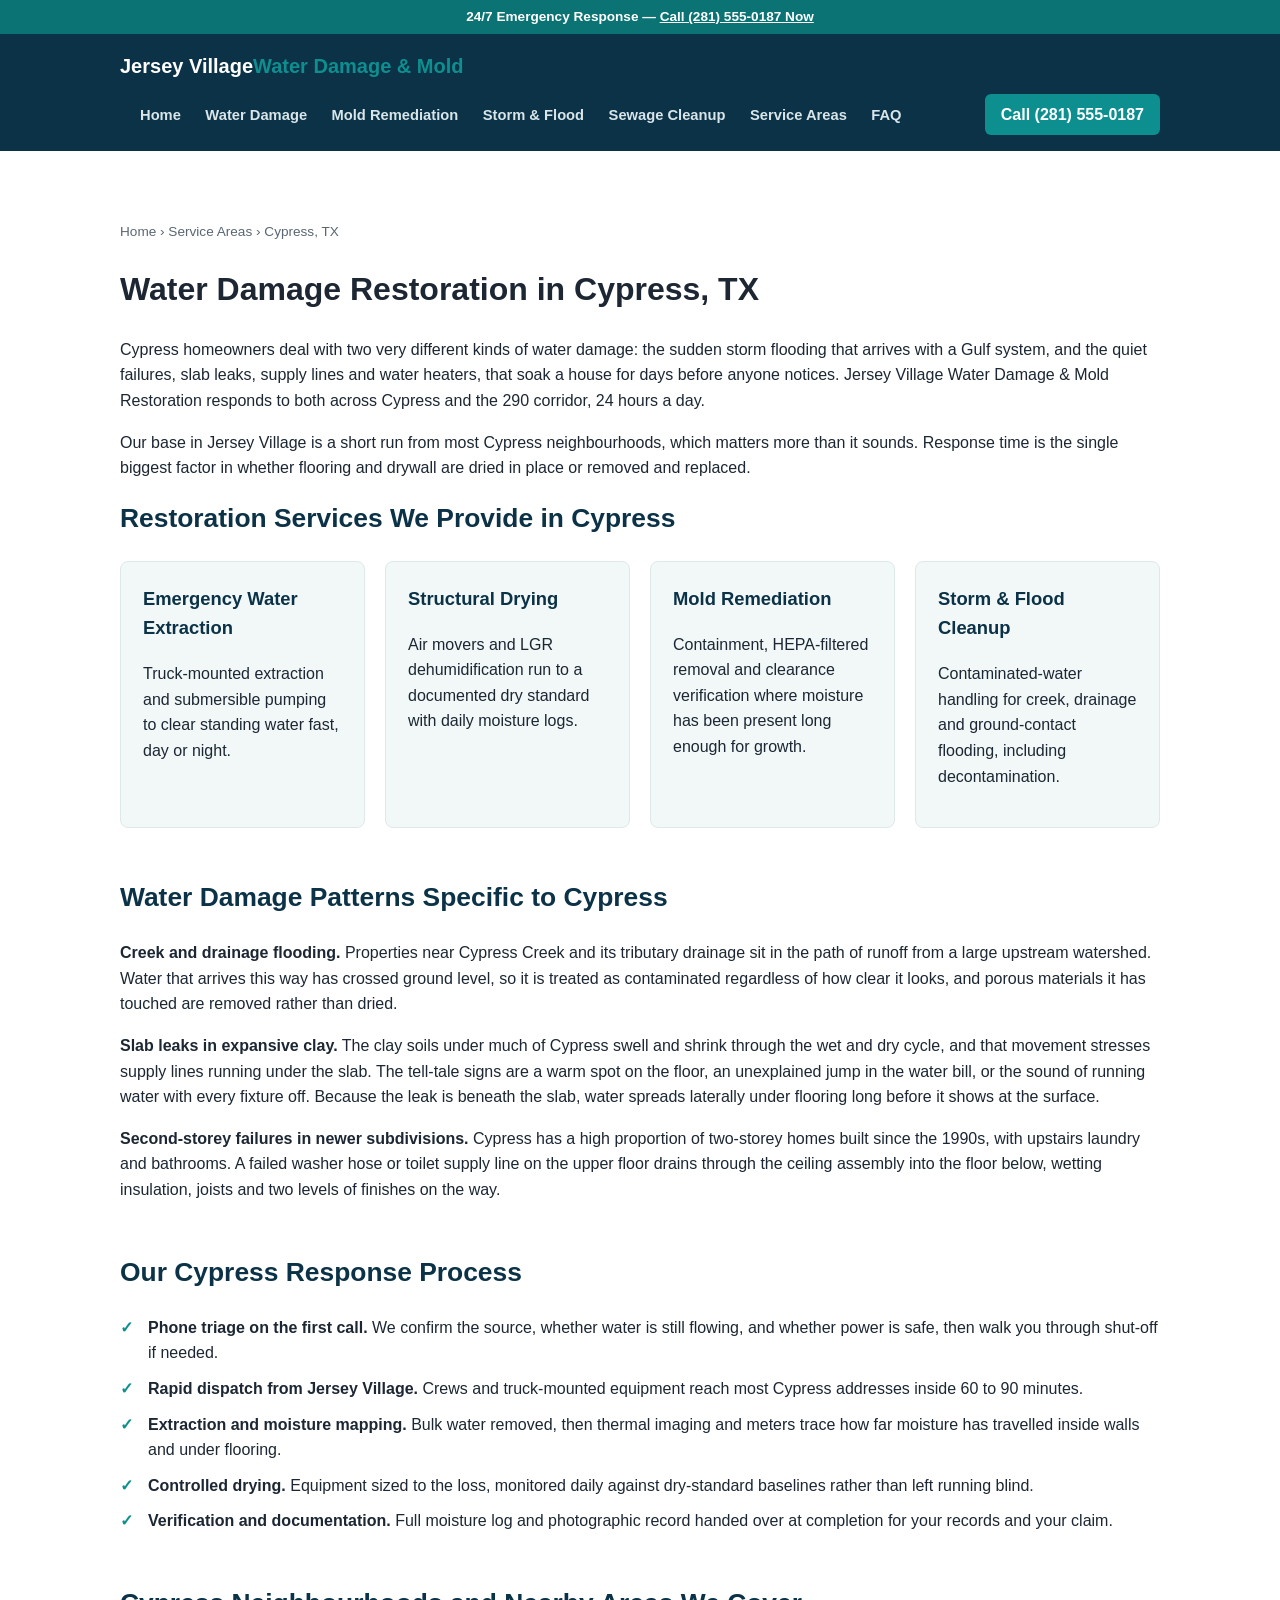
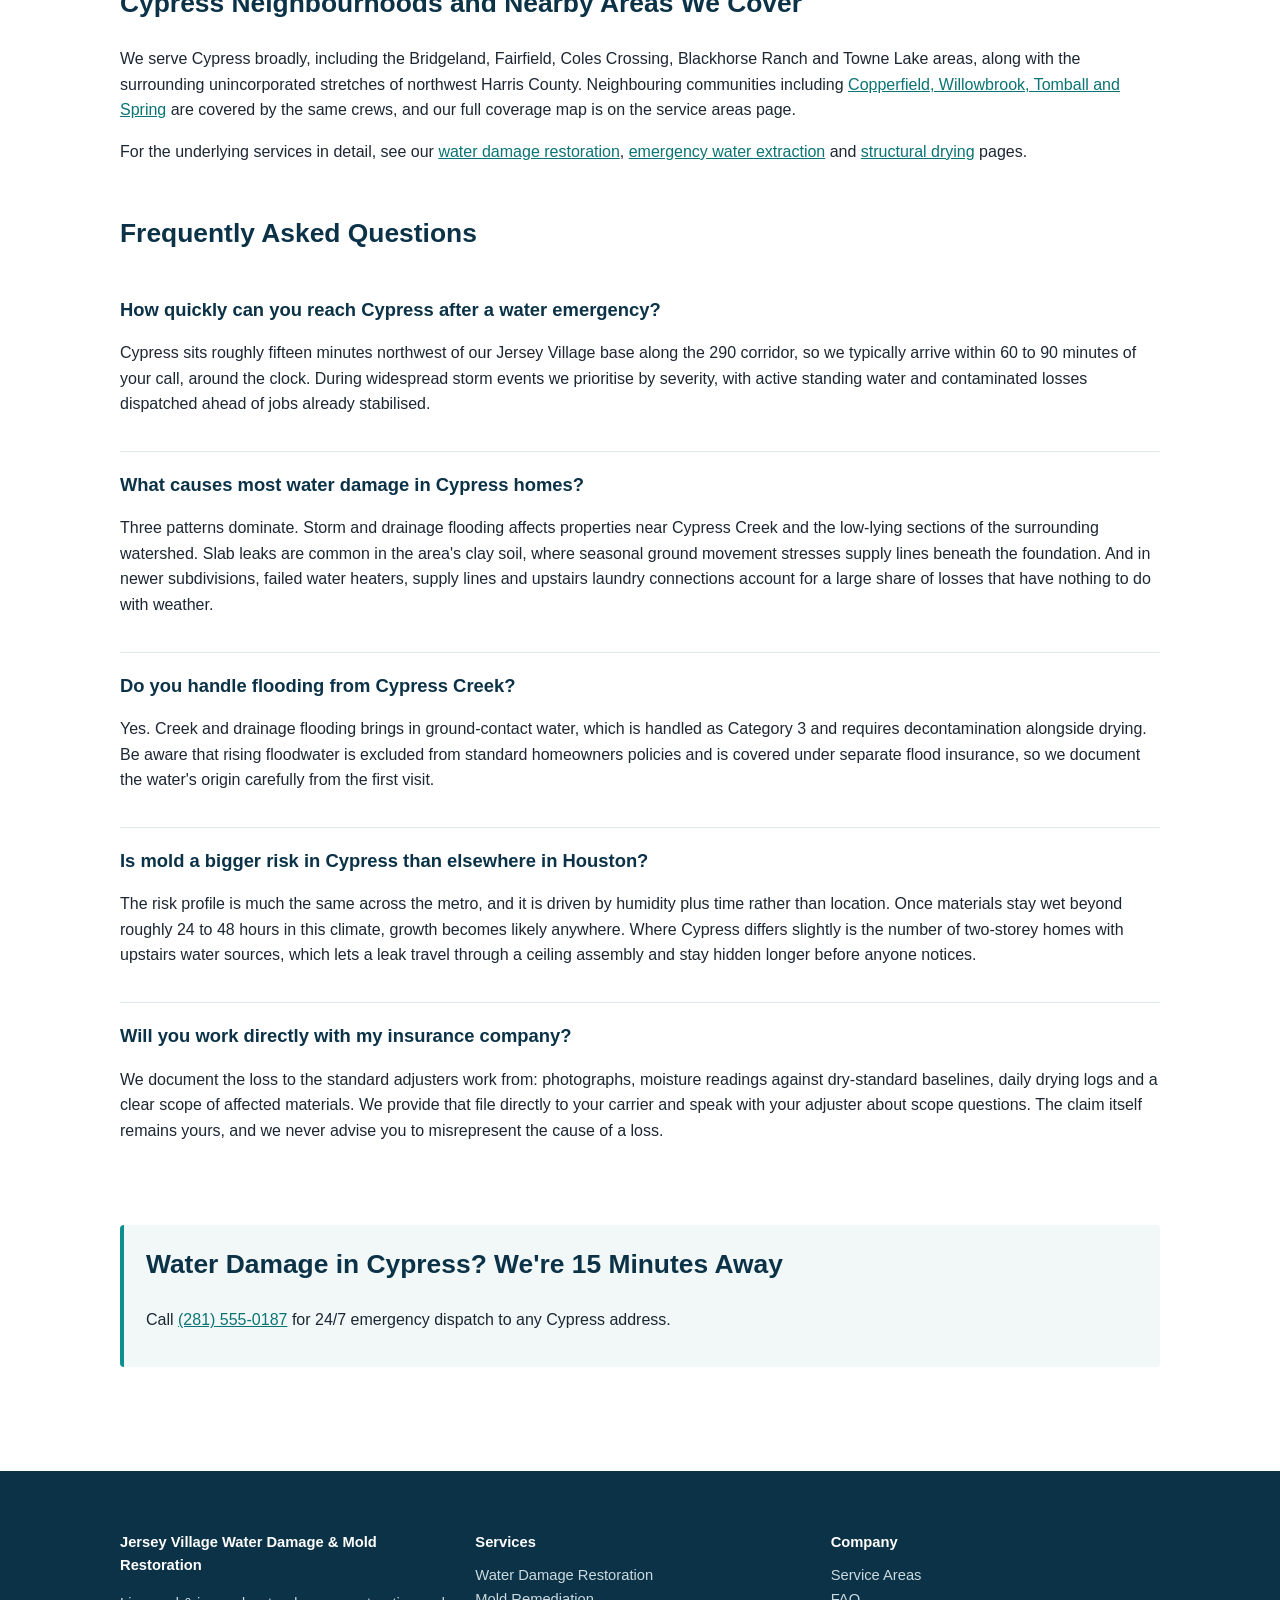
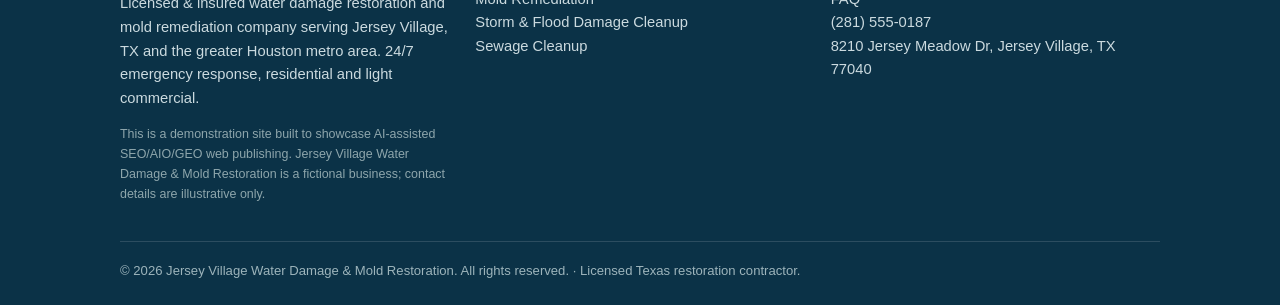
<file: areas/water-damage-restoration-cypress-tx.html>
<!doctype html>
<html lang="en">
<head>
<meta charset="utf-8">
<meta name="viewport" content="width=device-width, initial-scale=1">
<title>Water Damage Restoration in Cypress, TX | 24/7 Emergency Response | Jersey Village Water Damage &amp; Mold Restoration</title>
<meta name="description" content="24/7 water damage restoration in Cypress, TX. Storm flooding, burst pipes and slab leaks handled from extraction through verified drying. Call (281) 555-0187.">
<link rel="canonical" href="https://jerseyvillewaterdamage.trafficforge.app/areas/water-damage-restoration-cypress-tx.html">
<meta property="og:title" content="Water Damage Restoration in Cypress, TX | 24/7 Emergency Response | Jersey Village Water Damage &amp; Mold Restoration">
<meta property="og:description" content="24/7 water damage restoration in Cypress, TX. Storm flooding, burst pipes and slab leaks handled from extraction through verified drying. Call (281) 555-0187.">
<meta property="og:type" content="website">
<meta property="og:url" content="https://jerseyvillewaterdamage.trafficforge.app/areas/water-damage-restoration-cypress-tx.html">
<link rel="stylesheet" href="/styles.css">
<script type="application/ld+json">
[
  {
    "@context": "https://schema.org",
    "@type": "HomeAndConstructionBusiness",
    "name": "Jersey Village Water Damage & Mold Restoration",
    "image": "https://jerseyvillewaterdamage.trafficforge.app/images/jersey-village-water-damage-crew.jpg",
    "@id": "https://jerseyvillewaterdamage.trafficforge.app",
    "url": "https://jerseyvillewaterdamage.trafficforge.app",
    "telephone": "+12815550187",
    "priceRange": "$$",
    "address": {
      "@type": "PostalAddress",
      "streetAddress": "8210 Jersey Meadow Dr",
      "addressLocality": "Jersey Village",
      "addressRegion": "TX",
      "postalCode": "77040",
      "addressCountry": "US"
    },
    "geo": {
      "@type": "GeoCoordinates",
      "latitude": 29.8825,
      "longitude": -95.5474
    },
    "areaServed": [
      "Jersey Village, TX",
      "Houston, TX",
      "Cypress, TX",
      "Spring, TX",
      "Katy, TX",
      "Copperfield, TX",
      "Willowbrook, TX",
      "Champions, TX",
      "Tomball, TX"
    ],
    "openingHoursSpecification": [
      {
        "@type": "OpeningHoursSpecification",
        "dayOfWeek": [
          "Monday",
          "Tuesday",
          "Wednesday",
          "Thursday",
          "Friday",
          "Saturday",
          "Sunday"
        ],
        "opens": "00:00",
        "closes": "23:59"
      }
    ],
    "sameAs": []
  },
  {
    "@context": "https://schema.org",
    "@type": "Service",
    "serviceType": "Water Damage Restoration",
    "provider": {
      "@type": "HomeAndConstructionBusiness",
      "name": "Jersey Village Water Damage & Mold Restoration",
      "telephone": "+12815550187",
      "url": "https://jerseyvillewaterdamage.trafficforge.app"
    },
    "areaServed": [
      "Cypress, TX",
      "Jersey Village, TX",
      "Houston, TX"
    ],
    "name": "Water Damage Restoration",
    "description": "24/7 water damage restoration in Cypress, TX. Storm flooding, burst pipes and slab leaks handled from extraction through verified drying. Call (281) 555-0187.",
    "url": "https://jerseyvillewaterdamage.trafficforge.app/areas/water-damage-restoration-cypress-tx.html"
  },
  {
    "@context": "https://schema.org",
    "@type": "FAQPage",
    "mainEntity": [
      {
        "@type": "Question",
        "name": "How quickly can you reach Cypress after a water emergency?",
        "acceptedAnswer": {
          "@type": "Answer",
          "text": "Cypress sits roughly fifteen minutes northwest of our Jersey Village base along the 290 corridor, so we typically arrive within 60 to 90 minutes of your call, around the clock. During widespread storm events we prioritise by severity, with active standing water and contaminated losses dispatched ahead of jobs already stabilised."
        }
      },
      {
        "@type": "Question",
        "name": "What causes most water damage in Cypress homes?",
        "acceptedAnswer": {
          "@type": "Answer",
          "text": "Three patterns dominate. Storm and drainage flooding affects properties near Cypress Creek and the low-lying sections of the surrounding watershed. Slab leaks are common in the area's clay soil, where seasonal ground movement stresses supply lines beneath the foundation. And in newer subdivisions, failed water heaters, supply lines and upstairs laundry connections account for a large share of losses that have nothing to do with weather."
        }
      },
      {
        "@type": "Question",
        "name": "Do you handle flooding from Cypress Creek?",
        "acceptedAnswer": {
          "@type": "Answer",
          "text": "Yes. Creek and drainage flooding brings in ground-contact water, which is handled as Category 3 and requires decontamination alongside drying. Be aware that rising floodwater is excluded from standard homeowners policies and is covered under separate flood insurance, so we document the water's origin carefully from the first visit."
        }
      },
      {
        "@type": "Question",
        "name": "Is mold a bigger risk in Cypress than elsewhere in Houston?",
        "acceptedAnswer": {
          "@type": "Answer",
          "text": "The risk profile is much the same across the metro, and it is driven by humidity plus time rather than location. Once materials stay wet beyond roughly 24 to 48 hours in this climate, growth becomes likely anywhere. Where Cypress differs slightly is the number of two-storey homes with upstairs water sources, which lets a leak travel through a ceiling assembly and stay hidden longer before anyone notices."
        }
      },
      {
        "@type": "Question",
        "name": "Will you work directly with my insurance company?",
        "acceptedAnswer": {
          "@type": "Answer",
          "text": "We document the loss to the standard adjusters work from: photographs, moisture readings against dry-standard baselines, daily drying logs and a clear scope of affected materials. We provide that file directly to your carrier and speak with your adjuster about scope questions. The claim itself remains yours, and we never advise you to misrepresent the cause of a loss."
        }
      }
    ]
  }
]
</script>
</head>
<body>
<div class="emergency-bar">24/7 Emergency Response &mdash; <a href="tel:+12815550187">Call (281) 555-0187 Now</a></div>
<header class="site">
  <div class="wrap">
    <a class="brand" href="/">Jersey Village<span>Water Damage &amp; Mold</span></a>
    <nav class="main">
      <a href="/">Home</a>
      <a href="/services/water-damage-restoration.html">Water Damage</a>
      <a href="/services/mold-remediation.html">Mold Remediation</a>
      <a href="/services/storm-flood-damage-cleanup.html">Storm &amp; Flood</a>
      <a href="/services/sewage-cleanup.html">Sewage Cleanup</a>
      <a href="/service-areas.html">Service Areas</a>
      <a href="/faq.html">FAQ</a>
    </nav>
    <a class="phone-badge" href="tel:+12815550187">Call (281) 555-0187</a>
  </div>
</header>
<main>
  <div class="wrap">
    <p class="breadcrumb"><a href="/">Home</a> &rsaquo; <a href="/service-areas.html">Service Areas</a> &rsaquo; Cypress, TX</p>
    <h1>Water Damage Restoration in Cypress, TX</h1>

<p>Cypress homeowners deal with two very different kinds of water damage: the sudden storm flooding that arrives with a Gulf system, and the quiet failures, slab leaks, supply lines and water heaters, that soak a house for days before anyone notices. Jersey Village Water Damage &amp; Mold Restoration responds to both across Cypress and the 290 corridor, 24 hours a day.</p>

<p>Our base in Jersey Village is a short run from most Cypress neighbourhoods, which matters more than it sounds. Response time is the single biggest factor in whether flooring and drywall are dried in place or removed and replaced.</p>

<section>
  <h2>Restoration Services We Provide in Cypress</h2>
  <div class="grid">
    <div class="card"><h3>Emergency Water Extraction</h3><p>Truck-mounted extraction and submersible pumping to clear standing water fast, day or night.</p></div>
    <div class="card"><h3>Structural Drying</h3><p>Air movers and LGR dehumidification run to a documented dry standard with daily moisture logs.</p></div>
    <div class="card"><h3>Mold Remediation</h3><p>Containment, HEPA-filtered removal and clearance verification where moisture has been present long enough for growth.</p></div>
    <div class="card"><h3>Storm &amp; Flood Cleanup</h3><p>Contaminated-water handling for creek, drainage and ground-contact flooding, including decontamination.</p></div>
  </div>
</section>

<section>
  <h2>Water Damage Patterns Specific to Cypress</h2>
  <p><strong>Creek and drainage flooding.</strong> Properties near Cypress Creek and its tributary drainage sit in the path of runoff from a large upstream watershed. Water that arrives this way has crossed ground level, so it is treated as contaminated regardless of how clear it looks, and porous materials it has touched are removed rather than dried.</p>
  <p><strong>Slab leaks in expansive clay.</strong> The clay soils under much of Cypress swell and shrink through the wet and dry cycle, and that movement stresses supply lines running under the slab. The tell-tale signs are a warm spot on the floor, an unexplained jump in the water bill, or the sound of running water with every fixture off. Because the leak is beneath the slab, water spreads laterally under flooring long before it shows at the surface.</p>
  <p><strong>Second-storey failures in newer subdivisions.</strong> Cypress has a high proportion of two-storey homes built since the 1990s, with upstairs laundry and bathrooms. A failed washer hose or toilet supply line on the upper floor drains through the ceiling assembly into the floor below, wetting insulation, joists and two levels of finishes on the way.</p>
</section>

<section>
  <h2>Our Cypress Response Process</h2>
  <ul class="checklist">
    <li><strong>Phone triage on the first call.</strong> We confirm the source, whether water is still flowing, and whether power is safe, then walk you through shut-off if needed.</li>
    <li><strong>Rapid dispatch from Jersey Village.</strong> Crews and truck-mounted equipment reach most Cypress addresses inside 60 to 90 minutes.</li>
    <li><strong>Extraction and moisture mapping.</strong> Bulk water removed, then thermal imaging and meters trace how far moisture has travelled inside walls and under flooring.</li>
    <li><strong>Controlled drying.</strong> Equipment sized to the loss, monitored daily against dry-standard baselines rather than left running blind.</li>
    <li><strong>Verification and documentation.</strong> Full moisture log and photographic record handed over at completion for your records and your claim.</li>
  </ul>
</section>

<section>
  <h2>Cypress Neighbourhoods and Nearby Areas We Cover</h2>
  <p>We serve Cypress broadly, including the Bridgeland, Fairfield, Coles Crossing, Blackhorse Ranch and Towne Lake areas, along with the surrounding unincorporated stretches of northwest Harris County. Neighbouring communities including <a href="/service-areas.html">Copperfield, Willowbrook, Tomball and Spring</a> are covered by the same crews, and our full coverage map is on the service areas page.</p>
  <p>For the underlying services in detail, see our <a href="/services/water-damage-restoration.html">water damage restoration</a>, <a href="/services/emergency-water-extraction.html">emergency water extraction</a> and <a href="/services/structural-drying-dehumidification.html">structural drying</a> pages.</p>
</section>

<section>
  <h2>Frequently Asked Questions</h2>
  <div class="faq-item"><h3>How quickly can you reach Cypress after a water emergency?</h3><p>Cypress sits roughly fifteen minutes northwest of our Jersey Village base along the 290 corridor, so we typically arrive within 60 to 90 minutes of your call, around the clock. During widespread storm events we prioritise by severity, with active standing water and contaminated losses dispatched ahead of jobs already stabilised.</p></div>
  <div class="faq-item"><h3>What causes most water damage in Cypress homes?</h3><p>Three patterns dominate. Storm and drainage flooding affects properties near Cypress Creek and the low-lying sections of the surrounding watershed. Slab leaks are common in the area&#x27;s clay soil, where seasonal ground movement stresses supply lines beneath the foundation. And in newer subdivisions, failed water heaters, supply lines and upstairs laundry connections account for a large share of losses that have nothing to do with weather.</p></div>
  <div class="faq-item"><h3>Do you handle flooding from Cypress Creek?</h3><p>Yes. Creek and drainage flooding brings in ground-contact water, which is handled as Category 3 and requires decontamination alongside drying. Be aware that rising floodwater is excluded from standard homeowners policies and is covered under separate flood insurance, so we document the water&#x27;s origin carefully from the first visit.</p></div>
  <div class="faq-item"><h3>Is mold a bigger risk in Cypress than elsewhere in Houston?</h3><p>The risk profile is much the same across the metro, and it is driven by humidity plus time rather than location. Once materials stay wet beyond roughly 24 to 48 hours in this climate, growth becomes likely anywhere. Where Cypress differs slightly is the number of two-storey homes with upstairs water sources, which lets a leak travel through a ceiling assembly and stay hidden longer before anyone notices.</p></div>
  <div class="faq-item"><h3>Will you work directly with my insurance company?</h3><p>We document the loss to the standard adjusters work from: photographs, moisture readings against dry-standard baselines, daily drying logs and a clear scope of affected materials. We provide that file directly to your carrier and speak with your adjuster about scope questions. The claim itself remains yours, and we never advise you to misrepresent the cause of a loss.</p></div>
</section>
<section class="callout">
  <h2 style="margin-top:0">Water Damage in Cypress? We're 15 Minutes Away</h2>
  <p>Call <a href="tel:+12815550187">(281) 555-0187</a> for 24/7 emergency dispatch to any Cypress address.</p>
</section>

  </div>
</main>
<footer class="site">
  <div class="wrap">
    <div class="footer-grid">
      <div>
        <h4>Jersey Village Water Damage &amp; Mold Restoration</h4>
        <p>Licensed &amp; insured water damage restoration and mold remediation company serving Jersey Village, TX and the greater Houston metro area. 24/7 emergency response, residential and light commercial.</p>
        <p class="disclosure">This is a demonstration site built to showcase AI-assisted SEO/AIO/GEO web publishing. Jersey Village Water Damage &amp; Mold Restoration is a fictional business; contact details are illustrative only.</p>
      </div>
      <div>
        <h4>Services</h4>
        <a href="/services/water-damage-restoration.html">Water Damage Restoration</a><br>
        <a href="/services/mold-remediation.html">Mold Remediation</a><br>
        <a href="/services/storm-flood-damage-cleanup.html">Storm &amp; Flood Damage Cleanup</a><br>
        <a href="/services/sewage-cleanup.html">Sewage Cleanup</a>
      </div>
      <div>
        <h4>Company</h4>
        <a href="/service-areas.html">Service Areas</a><br>
        <a href="/faq.html">FAQ</a><br>
        <a href="tel:+12815550187">(281) 555-0187</a><br>
        <span>8210 Jersey Meadow Dr, Jersey Village, TX 77040</span>
      </div>
    </div>
    <div class="footer-bottom">
      &copy; 2026 Jersey Village Water Damage &amp; Mold Restoration. All rights reserved. &middot; Licensed Texas restoration contractor.
    </div>
  </div>
</footer>
</body>
</html>
</file>
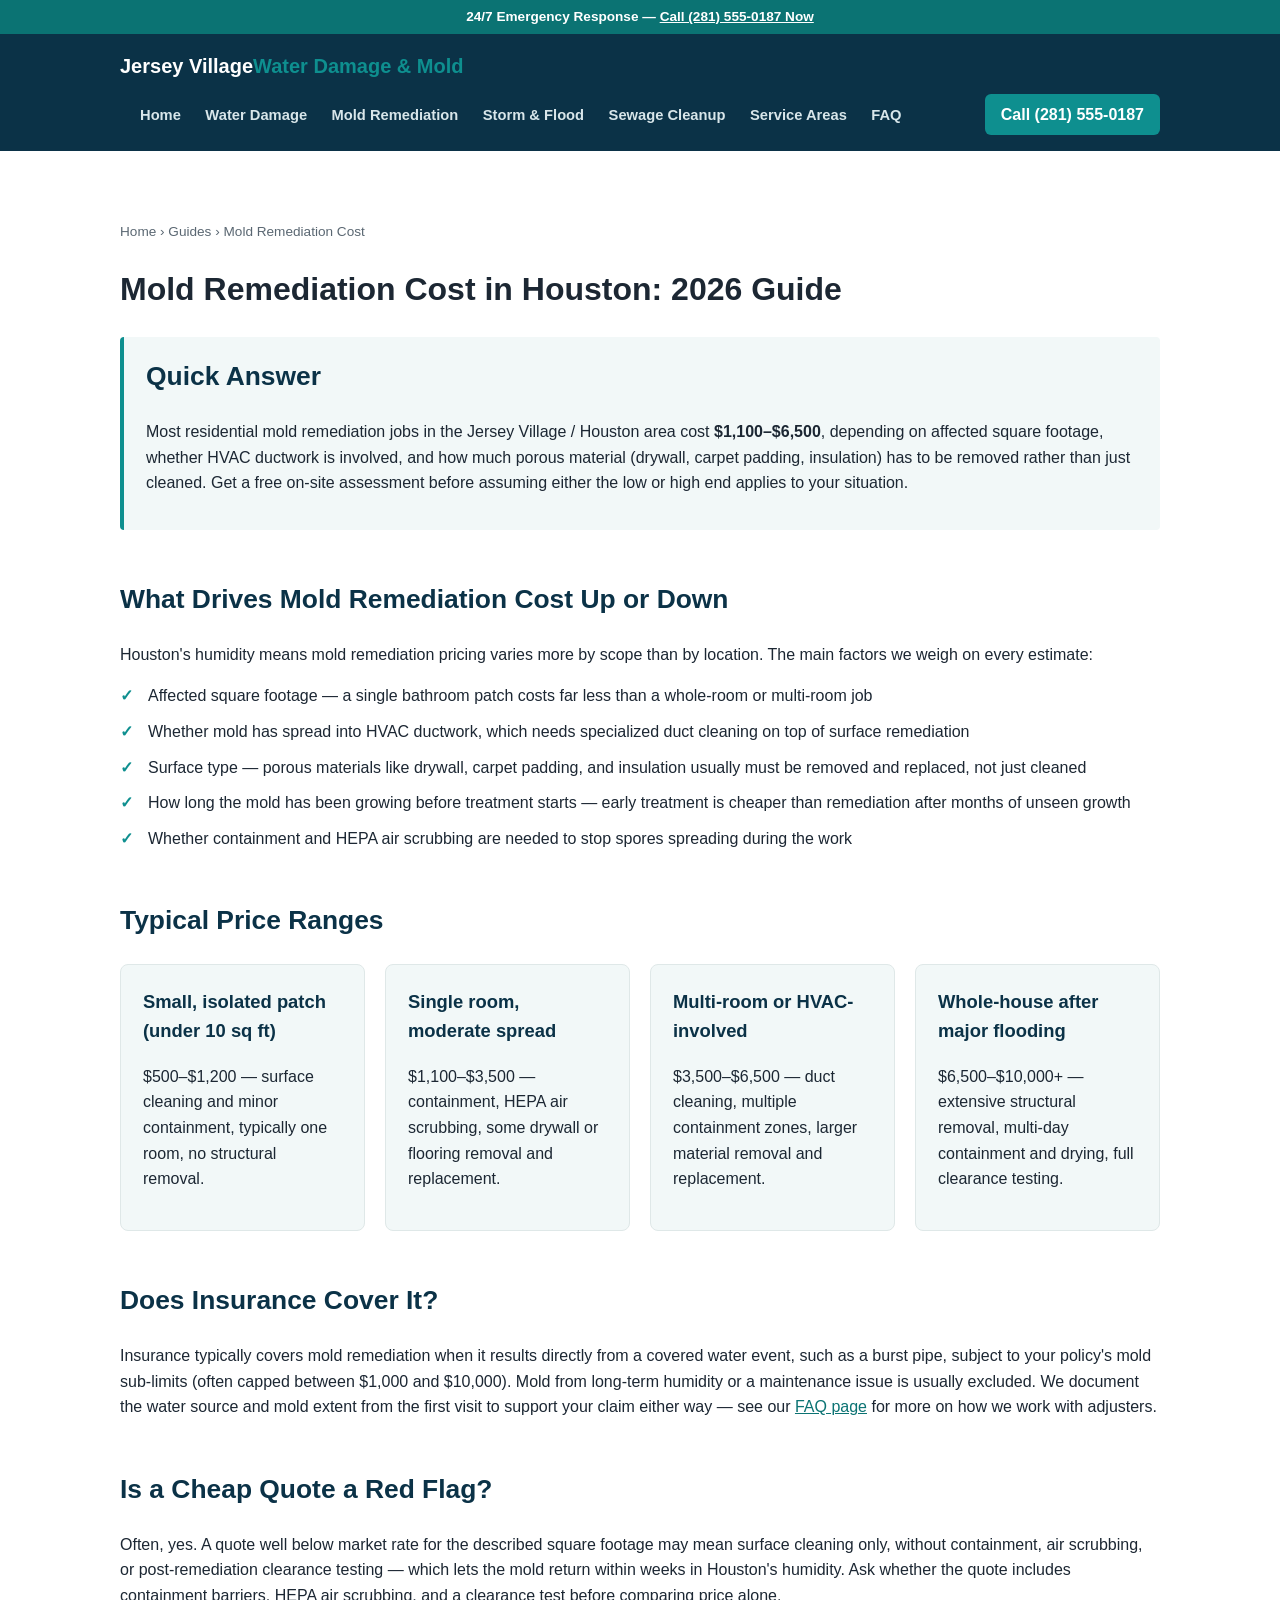
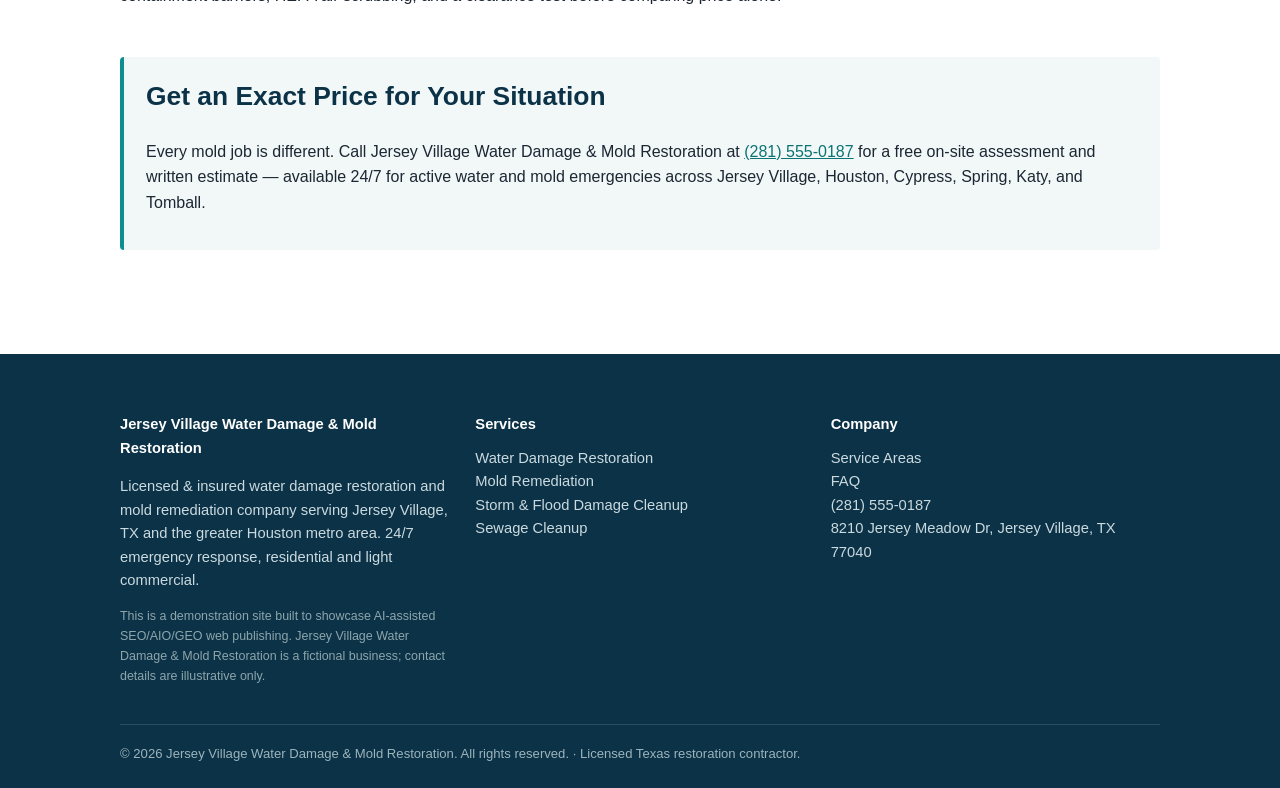
<file: guides/mold-remediation-cost-guide.html>
<!doctype html>
<html lang="en">
<head>
<meta charset="utf-8">
<meta name="viewport" content="width=device-width, initial-scale=1">
<title>Mold Remediation Cost in Houston: 2026 Guide | Jersey Village Water Damage & Mold Restoration</title>
<meta name="description" content="What mold remediation actually costs in the Houston / Jersey Village area in 2026, what drives the price up or down, and when insurance covers it.">
<link rel="canonical" href="https://jerseyvillewaterdamage.trafficforge.app/guides/mold-remediation-cost-guide.html">
<meta property="og:title" content="Mold Remediation Cost in Houston: 2026 Guide | Jersey Village Water Damage & Mold Restoration">
<meta property="og:description" content="What mold remediation actually costs in the Houston / Jersey Village area in 2026, what drives the price up or down, and when insurance covers it.">
<meta property="og:type" content="website">
<meta property="og:url" content="https://jerseyvillewaterdamage.trafficforge.app/guides/mold-remediation-cost-guide.html">
<link rel="stylesheet" href="/styles.css">
<script type="application/ld+json">
[
  {
    "@context": "https://schema.org",
    "@type": "HomeAndConstructionBusiness",
    "name": "Jersey Village Water Damage & Mold Restoration",
    "image": "https://jerseyvillewaterdamage.trafficforge.app/images/jersey-village-water-damage-crew.jpg",
    "@id": "https://jerseyvillewaterdamage.trafficforge.app",
    "url": "https://jerseyvillewaterdamage.trafficforge.app",
    "telephone": "+12815550187",
    "priceRange": "$$",
    "address": {
      "@type": "PostalAddress",
      "streetAddress": "8210 Jersey Meadow Dr",
      "addressLocality": "Jersey Village",
      "addressRegion": "TX",
      "postalCode": "77040",
      "addressCountry": "US"
    },
    "geo": { "@type": "GeoCoordinates", "latitude": 29.8825, "longitude": -95.5474 },
    "areaServed": ["Jersey Village, TX", "Houston, TX", "Cypress, TX", "Spring, TX", "Katy, TX", "Copperfield, TX", "Willowbrook, TX", "Champions, TX", "Tomball, TX"],
    "openingHoursSpecification": [
      { "@type": "OpeningHoursSpecification", "dayOfWeek": ["Monday","Tuesday","Wednesday","Thursday","Friday","Saturday","Sunday"], "opens": "00:00", "closes": "23:59" }
    ],
    "sameAs": []
  },
  {
    "@context": "https://schema.org",
    "@type": "FAQPage",
    "mainEntity": [
      {
        "@type": "Question",
        "name": "How much does mold remediation cost in Houston?",
        "acceptedAnswer": { "@type": "Answer", "text": "Most residential mold remediation jobs in the Jersey Village / Houston area run $1,100\u2013$6,500, depending on the affected square footage, whether the mold is contained to one room or has spread through HVAC ductwork, and whether structural materials like drywall or subfloor need to be removed. Small, isolated patches under 10 square feet can run as low as $500\u2013$1,200; whole-house remediation after a major flood can exceed $10,000." }
      },
      {
        "@type": "Question",
        "name": "What factors increase mold remediation cost?",
        "acceptedAnswer": { "@type": "Answer", "text": "The biggest cost drivers are affected square footage, whether mold has spread into HVAC ducts (which requires specialized duct cleaning), the type of surface (porous materials like drywall and carpet padding usually must be removed and replaced, not just cleaned), and how long the mold has been growing before treatment starts." }
      },
      {
        "@type": "Question",
        "name": "Does insurance cover mold remediation cost?",
        "acceptedAnswer": { "@type": "Answer", "text": "Insurance typically covers mold remediation when it results directly from a covered water event, such as a burst pipe, subject to your policy's mold sub-limits (often capped between $1,000 and $10,000). Mold from long-term humidity or a maintenance issue is usually excluded. We document the water source and mold extent from the first visit to support your claim either way." }
      },
      {
        "@type": "Question",
        "name": "Is a cheap mold remediation quote a red flag?",
        "acceptedAnswer": { "@type": "Answer", "text": "Often, yes. A quote well below market rate for the described square footage may mean surface cleaning only, without containment, air scrubbing, or post-remediation verification testing \u2014 which lets the mold return within weeks in Houston's humidity. Ask whether the quote includes containment barriers, HEPA air scrubbing, and a clearance test." }
      }
    ]
  }
]
</script>
</head>
<body>
<div class="emergency-bar">24/7 Emergency Response &mdash; <a href="tel:+12815550187">Call (281) 555-0187 Now</a></div>
<header class="site">
  <div class="wrap">
    <a class="brand" href="/">Jersey Village<span>Water Damage &amp; Mold</span></a>
    <nav class="main">
      <a href="/">Home</a>
      <a href="/services/water-damage-restoration.html">Water Damage</a>
      <a href="/services/mold-remediation.html">Mold Remediation</a>
      <a href="/services/storm-flood-damage-cleanup.html">Storm &amp; Flood</a>
      <a href="/services/sewage-cleanup.html">Sewage Cleanup</a>
      <a href="/service-areas.html">Service Areas</a>
      <a href="/faq.html">FAQ</a>
    </nav>
    <a class="phone-badge" href="tel:+12815550187">Call (281) 555-0187</a>
  </div>
</header>
<main>
  <div class="wrap">
    <p class="breadcrumb"><a href="/">Home</a> &rsaquo; Guides &rsaquo; Mold Remediation Cost</p>
    <h1>Mold Remediation Cost in Houston: 2026 Guide</h1>

<section class="callout">
  <h2 style="margin-top:0">Quick Answer</h2>
  <p>Most residential mold remediation jobs in the Jersey Village / Houston area cost <strong>$1,100&ndash;$6,500</strong>, depending on affected square footage, whether HVAC ductwork is involved, and how much porous material (drywall, carpet padding, insulation) has to be removed rather than just cleaned. Get a free on-site assessment before assuming either the low or high end applies to your situation.</p>
</section>

<section>
  <h2>What Drives Mold Remediation Cost Up or Down</h2>
  <p>Houston's humidity means mold remediation pricing varies more by scope than by location. The main factors we weigh on every estimate:</p>
  <ul class="checklist">
    <li>Affected square footage &mdash; a single bathroom patch costs far less than a whole-room or multi-room job</li>
    <li>Whether mold has spread into HVAC ductwork, which needs specialized duct cleaning on top of surface remediation</li>
    <li>Surface type &mdash; porous materials like drywall, carpet padding, and insulation usually must be removed and replaced, not just cleaned</li>
    <li>How long the mold has been growing before treatment starts &mdash; early treatment is cheaper than remediation after months of unseen growth</li>
    <li>Whether containment and HEPA air scrubbing are needed to stop spores spreading during the work</li>
  </ul>
</section>

<section>
  <h2>Typical Price Ranges</h2>
  <div class="grid">
    <div class="card">
      <h3>Small, isolated patch (under 10 sq ft)</h3>
      <p>$500&ndash;$1,200 &mdash; surface cleaning and minor containment, typically one room, no structural removal.</p>
    </div>
    <div class="card">
      <h3>Single room, moderate spread</h3>
      <p>$1,100&ndash;$3,500 &mdash; containment, HEPA air scrubbing, some drywall or flooring removal and replacement.</p>
    </div>
    <div class="card">
      <h3>Multi-room or HVAC-involved</h3>
      <p>$3,500&ndash;$6,500 &mdash; duct cleaning, multiple containment zones, larger material removal and replacement.</p>
    </div>
    <div class="card">
      <h3>Whole-house after major flooding</h3>
      <p>$6,500&ndash;$10,000+ &mdash; extensive structural removal, multi-day containment and drying, full clearance testing.</p>
    </div>
  </div>
</section>

<section>
  <h2>Does Insurance Cover It?</h2>
  <p>Insurance typically covers mold remediation when it results directly from a covered water event, such as a burst pipe, subject to your policy's mold sub-limits (often capped between $1,000 and $10,000). Mold from long-term humidity or a maintenance issue is usually excluded. We document the water source and mold extent from the first visit to support your claim either way &mdash; see our <a href="/faq.html">FAQ page</a> for more on how we work with adjusters.</p>
</section>

<section>
  <h2>Is a Cheap Quote a Red Flag?</h2>
  <p>Often, yes. A quote well below market rate for the described square footage may mean surface cleaning only, without containment, air scrubbing, or post-remediation clearance testing &mdash; which lets the mold return within weeks in Houston's humidity. Ask whether the quote includes containment barriers, HEPA air scrubbing, and a clearance test before comparing price alone.</p>
</section>

<section class="callout">
  <h2 style="margin-top:0">Get an Exact Price for Your Situation</h2>
  <p>Every mold job is different. Call Jersey Village Water Damage &amp; Mold Restoration at <a href="tel:+12815550187">(281) 555-0187</a> for a free on-site assessment and written estimate &mdash; available 24/7 for active water and mold emergencies across Jersey Village, Houston, Cypress, Spring, Katy, and Tomball.</p>
</section>

  </div>
</main>
<footer class="site">
  <div class="wrap">
    <div class="footer-grid">
      <div>
        <h4>Jersey Village Water Damage &amp; Mold Restoration</h4>
        <p>Licensed &amp; insured water damage restoration and mold remediation company serving Jersey Village, TX and the greater Houston metro area. 24/7 emergency response, residential and light commercial.</p>
        <p class="disclosure">This is a demonstration site built to showcase AI-assisted SEO/AIO/GEO web publishing. Jersey Village Water Damage &amp; Mold Restoration is a fictional business; contact details are illustrative only.</p>
      </div>
      <div>
        <h4>Services</h4>
        <a href="/services/water-damage-restoration.html">Water Damage Restoration</a><br>
        <a href="/services/mold-remediation.html">Mold Remediation</a><br>
        <a href="/services/storm-flood-damage-cleanup.html">Storm &amp; Flood Damage Cleanup</a><br>
        <a href="/services/sewage-cleanup.html">Sewage Cleanup</a>
      </div>
      <div>
        <h4>Company</h4>
        <a href="/service-areas.html">Service Areas</a><br>
        <a href="/faq.html">FAQ</a><br>
        <a href="tel:+12815550187">(281) 555-0187</a><br>
        <span>8210 Jersey Meadow Dr, Jersey Village, TX 77040</span>
      </div>
    </div>
    <div class="footer-bottom">
      &copy; 2026 Jersey Village Water Damage &amp; Mold Restoration. All rights reserved. &middot; Licensed Texas restoration contractor.
    </div>
  </div>
</footer>
</body>
</html>
</file>
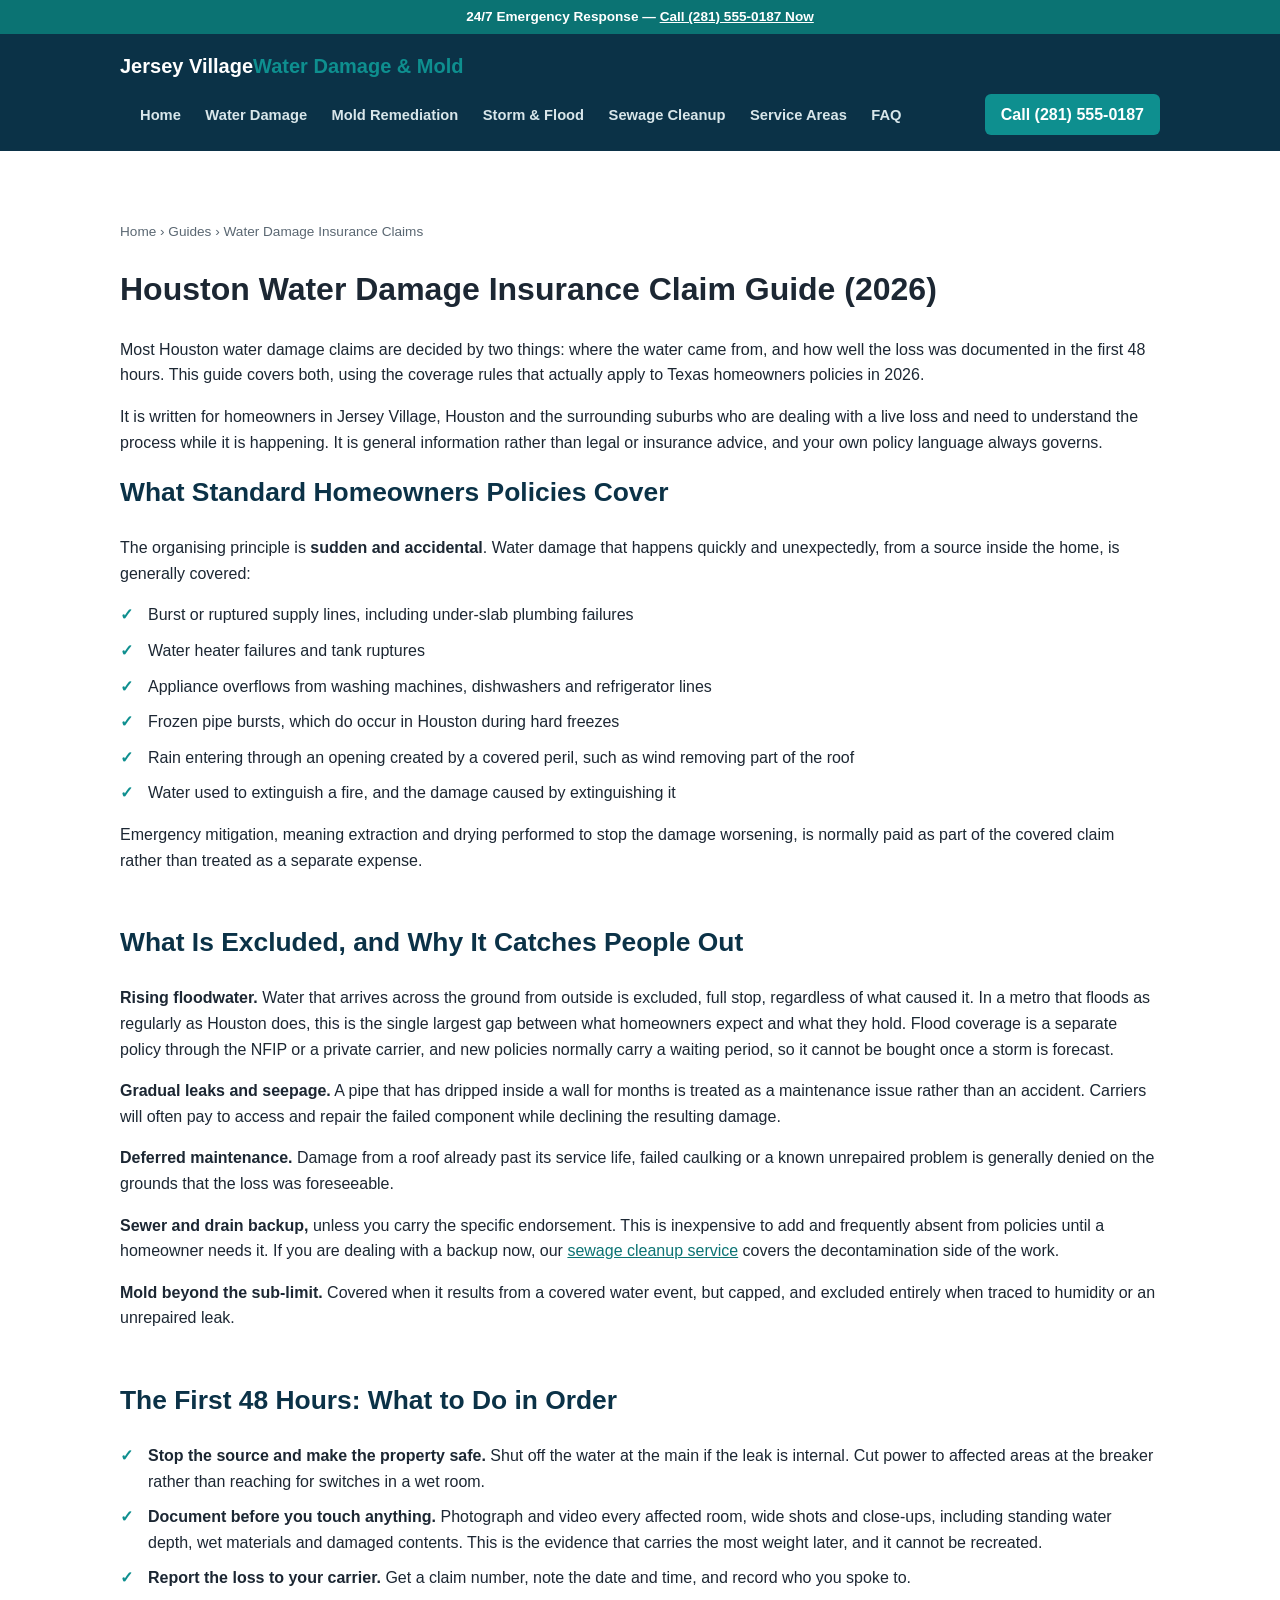
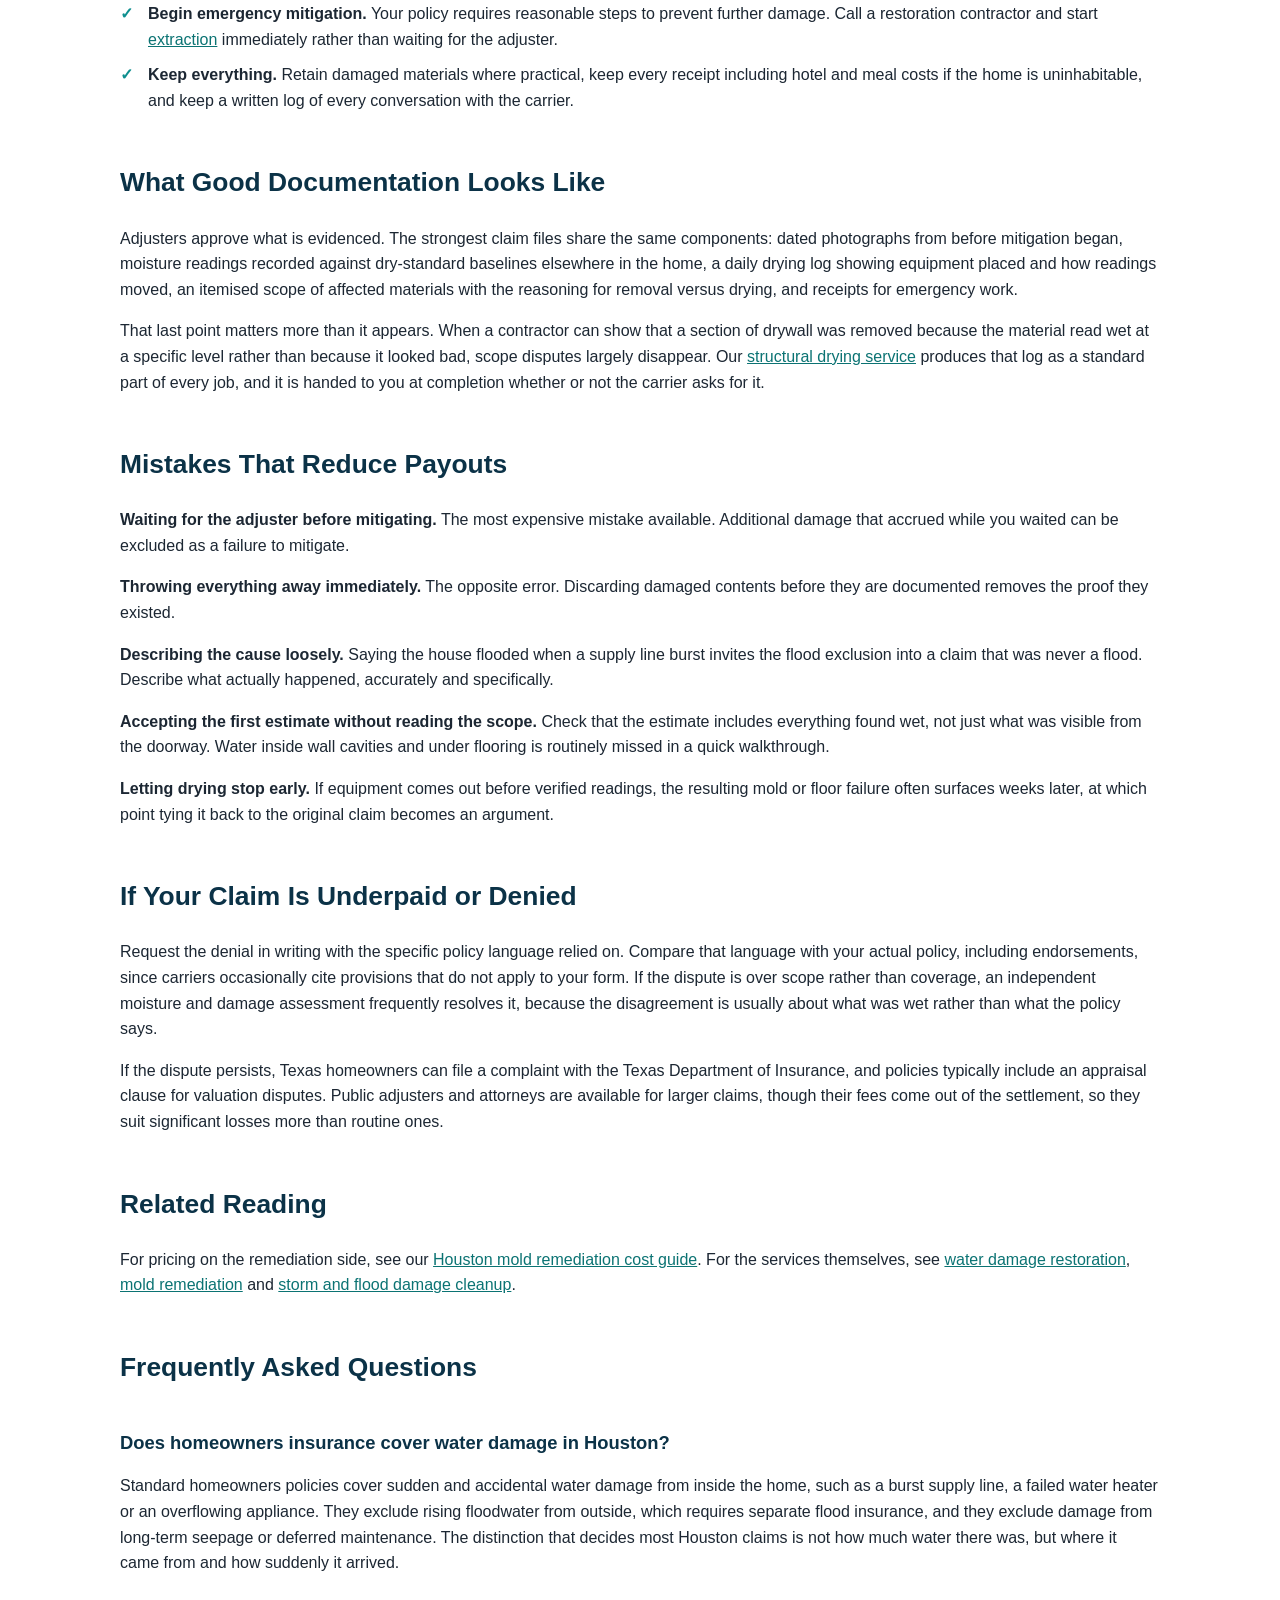
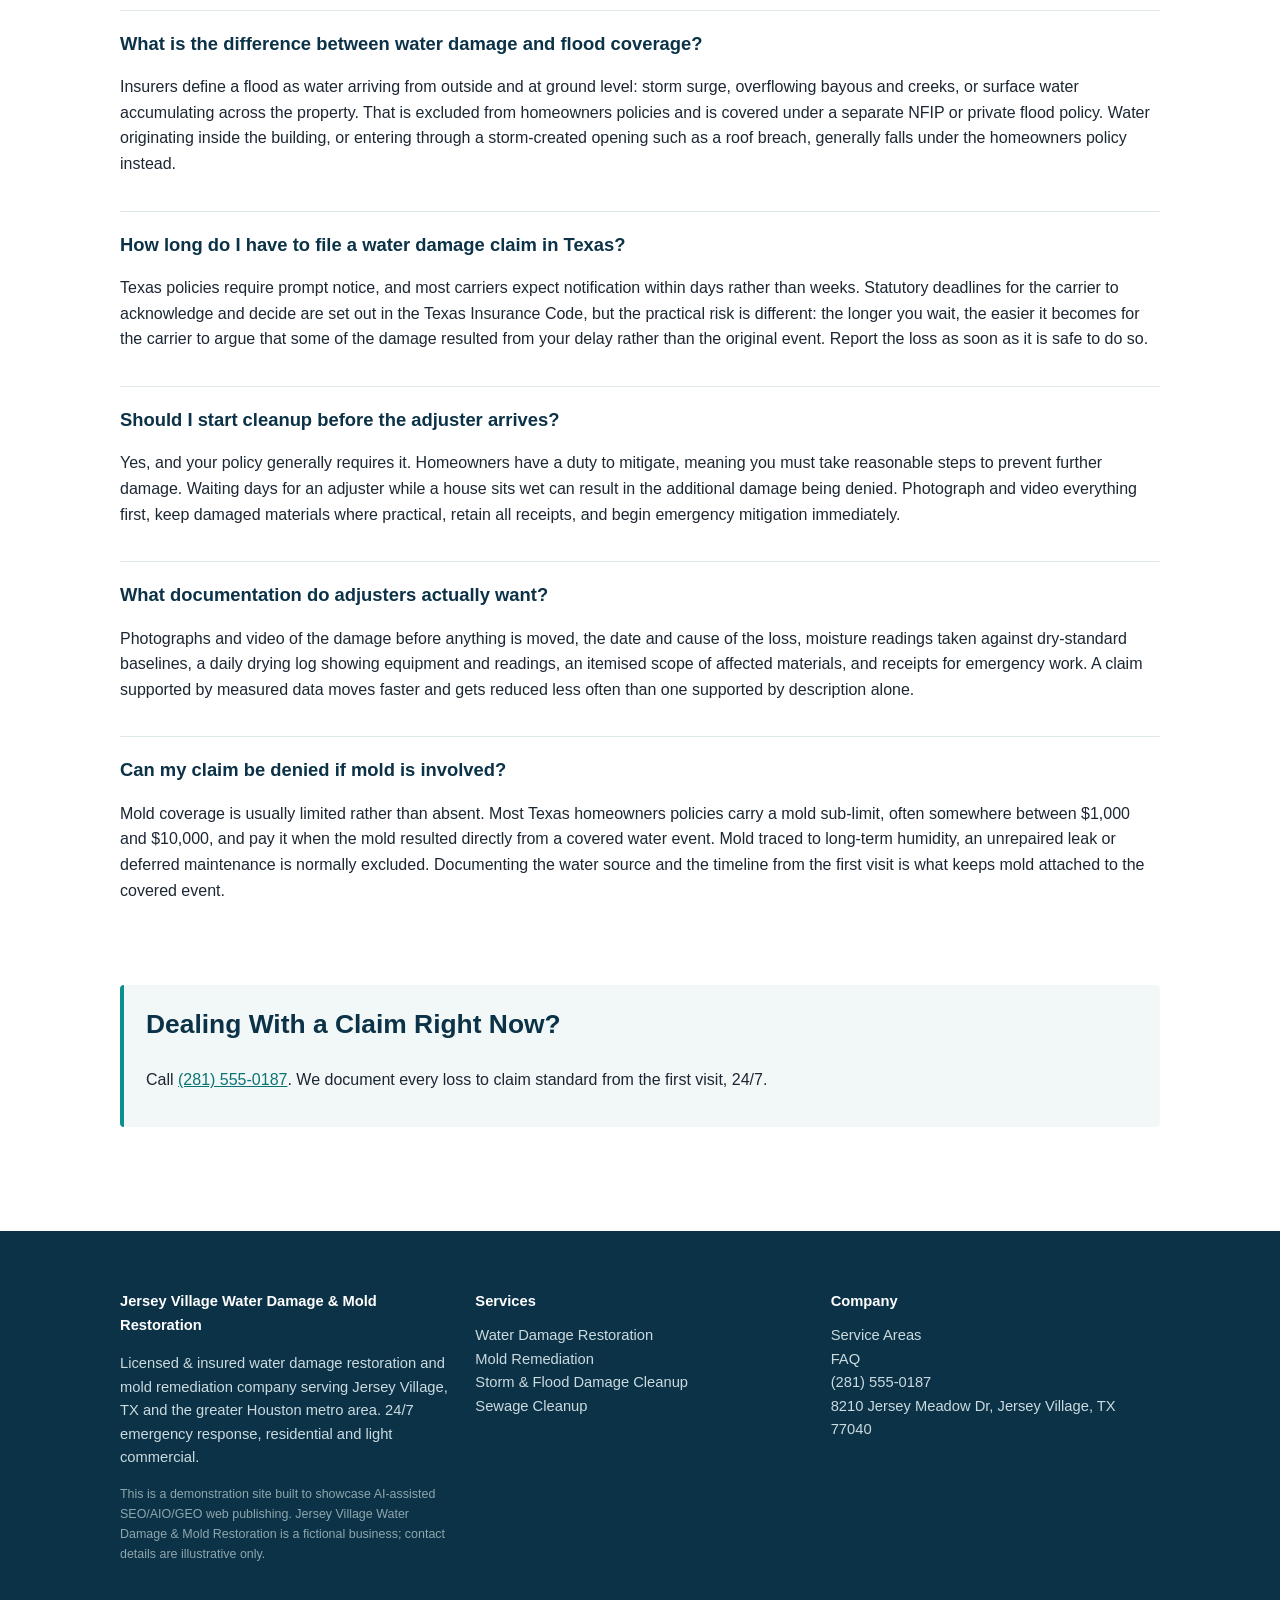
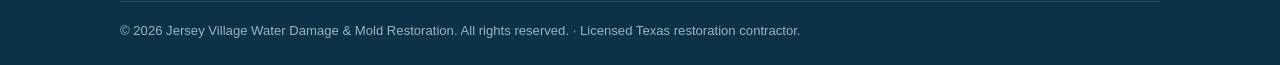
<file: guides/water-damage-insurance-claim-houston.html>
<!doctype html>
<html lang="en">
<head>
<meta charset="utf-8">
<meta name="viewport" content="width=device-width, initial-scale=1">
<title>Houston Water Damage Insurance Claim Guide (2026) | What&#x27;s Covered &amp; How to File | Jersey Village Water Damage &amp; Mold Restoration</title>
<meta name="description" content="How to file a water damage insurance claim in Houston: what homeowners policies cover, what needs flood insurance, the documentation adjusters expect, and the mistakes that get claims reduced.">
<link rel="canonical" href="https://jerseyvillewaterdamage.trafficforge.app/guides/water-damage-insurance-claim-houston.html">
<meta property="og:title" content="Houston Water Damage Insurance Claim Guide (2026) | What&#x27;s Covered &amp; How to File | Jersey Village Water Damage &amp; Mold Restoration">
<meta property="og:description" content="How to file a water damage insurance claim in Houston: what homeowners policies cover, what needs flood insurance, the documentation adjusters expect, and the mistakes that get claims reduced.">
<meta property="og:type" content="website">
<meta property="og:url" content="https://jerseyvillewaterdamage.trafficforge.app/guides/water-damage-insurance-claim-houston.html">
<link rel="stylesheet" href="/styles.css">
<script type="application/ld+json">
[
  {
    "@context": "https://schema.org",
    "@type": "HomeAndConstructionBusiness",
    "name": "Jersey Village Water Damage & Mold Restoration",
    "image": "https://jerseyvillewaterdamage.trafficforge.app/images/jersey-village-water-damage-crew.jpg",
    "@id": "https://jerseyvillewaterdamage.trafficforge.app",
    "url": "https://jerseyvillewaterdamage.trafficforge.app",
    "telephone": "+12815550187",
    "priceRange": "$$",
    "address": {
      "@type": "PostalAddress",
      "streetAddress": "8210 Jersey Meadow Dr",
      "addressLocality": "Jersey Village",
      "addressRegion": "TX",
      "postalCode": "77040",
      "addressCountry": "US"
    },
    "geo": {
      "@type": "GeoCoordinates",
      "latitude": 29.8825,
      "longitude": -95.5474
    },
    "areaServed": [
      "Jersey Village, TX",
      "Houston, TX",
      "Cypress, TX",
      "Spring, TX",
      "Katy, TX",
      "Copperfield, TX",
      "Willowbrook, TX",
      "Champions, TX",
      "Tomball, TX"
    ],
    "openingHoursSpecification": [
      {
        "@type": "OpeningHoursSpecification",
        "dayOfWeek": [
          "Monday",
          "Tuesday",
          "Wednesday",
          "Thursday",
          "Friday",
          "Saturday",
          "Sunday"
        ],
        "opens": "00:00",
        "closes": "23:59"
      }
    ],
    "sameAs": []
  },
  {
    "@context": "https://schema.org",
    "@type": "FAQPage",
    "mainEntity": [
      {
        "@type": "Question",
        "name": "Does homeowners insurance cover water damage in Houston?",
        "acceptedAnswer": {
          "@type": "Answer",
          "text": "Standard homeowners policies cover sudden and accidental water damage from inside the home, such as a burst supply line, a failed water heater or an overflowing appliance. They exclude rising floodwater from outside, which requires separate flood insurance, and they exclude damage from long-term seepage or deferred maintenance. The distinction that decides most Houston claims is not how much water there was, but where it came from and how suddenly it arrived."
        }
      },
      {
        "@type": "Question",
        "name": "What is the difference between water damage and flood coverage?",
        "acceptedAnswer": {
          "@type": "Answer",
          "text": "Insurers define a flood as water arriving from outside and at ground level: storm surge, overflowing bayous and creeks, or surface water accumulating across the property. That is excluded from homeowners policies and is covered under a separate NFIP or private flood policy. Water originating inside the building, or entering through a storm-created opening such as a roof breach, generally falls under the homeowners policy instead."
        }
      },
      {
        "@type": "Question",
        "name": "How long do I have to file a water damage claim in Texas?",
        "acceptedAnswer": {
          "@type": "Answer",
          "text": "Texas policies require prompt notice, and most carriers expect notification within days rather than weeks. Statutory deadlines for the carrier to acknowledge and decide are set out in the Texas Insurance Code, but the practical risk is different: the longer you wait, the easier it becomes for the carrier to argue that some of the damage resulted from your delay rather than the original event. Report the loss as soon as it is safe to do so."
        }
      },
      {
        "@type": "Question",
        "name": "Should I start cleanup before the adjuster arrives?",
        "acceptedAnswer": {
          "@type": "Answer",
          "text": "Yes, and your policy generally requires it. Homeowners have a duty to mitigate, meaning you must take reasonable steps to prevent further damage. Waiting days for an adjuster while a house sits wet can result in the additional damage being denied. Photograph and video everything first, keep damaged materials where practical, retain all receipts, and begin emergency mitigation immediately."
        }
      },
      {
        "@type": "Question",
        "name": "What documentation do adjusters actually want?",
        "acceptedAnswer": {
          "@type": "Answer",
          "text": "Photographs and video of the damage before anything is moved, the date and cause of the loss, moisture readings taken against dry-standard baselines, a daily drying log showing equipment and readings, an itemised scope of affected materials, and receipts for emergency work. A claim supported by measured data moves faster and gets reduced less often than one supported by description alone."
        }
      },
      {
        "@type": "Question",
        "name": "Can my claim be denied if mold is involved?",
        "acceptedAnswer": {
          "@type": "Answer",
          "text": "Mold coverage is usually limited rather than absent. Most Texas homeowners policies carry a mold sub-limit, often somewhere between $1,000 and $10,000, and pay it when the mold resulted directly from a covered water event. Mold traced to long-term humidity, an unrepaired leak or deferred maintenance is normally excluded. Documenting the water source and the timeline from the first visit is what keeps mold attached to the covered event."
        }
      }
    ]
  }
]
</script>
</head>
<body>
<div class="emergency-bar">24/7 Emergency Response &mdash; <a href="tel:+12815550187">Call (281) 555-0187 Now</a></div>
<header class="site">
  <div class="wrap">
    <a class="brand" href="/">Jersey Village<span>Water Damage &amp; Mold</span></a>
    <nav class="main">
      <a href="/">Home</a>
      <a href="/services/water-damage-restoration.html">Water Damage</a>
      <a href="/services/mold-remediation.html">Mold Remediation</a>
      <a href="/services/storm-flood-damage-cleanup.html">Storm &amp; Flood</a>
      <a href="/services/sewage-cleanup.html">Sewage Cleanup</a>
      <a href="/service-areas.html">Service Areas</a>
      <a href="/faq.html">FAQ</a>
    </nav>
    <a class="phone-badge" href="tel:+12815550187">Call (281) 555-0187</a>
  </div>
</header>
<main>
  <div class="wrap">
    <p class="breadcrumb"><a href="/">Home</a> &rsaquo; Guides &rsaquo; Water Damage Insurance Claims</p>
    <h1>Houston Water Damage Insurance Claim Guide (2026)</h1>

<p>Most Houston water damage claims are decided by two things: where the water came from, and how well the loss was documented in the first 48 hours. This guide covers both, using the coverage rules that actually apply to Texas homeowners policies in 2026.</p>

<p>It is written for homeowners in Jersey Village, Houston and the surrounding suburbs who are dealing with a live loss and need to understand the process while it is happening. It is general information rather than legal or insurance advice, and your own policy language always governs.</p>

<section>
  <h2>What Standard Homeowners Policies Cover</h2>
  <p>The organising principle is <strong>sudden and accidental</strong>. Water damage that happens quickly and unexpectedly, from a source inside the home, is generally covered:</p>
  <ul class="checklist">
    <li>Burst or ruptured supply lines, including under-slab plumbing failures</li>
    <li>Water heater failures and tank ruptures</li>
    <li>Appliance overflows from washing machines, dishwashers and refrigerator lines</li>
    <li>Frozen pipe bursts, which do occur in Houston during hard freezes</li>
    <li>Rain entering through an opening created by a covered peril, such as wind removing part of the roof</li>
    <li>Water used to extinguish a fire, and the damage caused by extinguishing it</li>
  </ul>
  <p>Emergency mitigation, meaning extraction and drying performed to stop the damage worsening, is normally paid as part of the covered claim rather than treated as a separate expense.</p>
</section>

<section>
  <h2>What Is Excluded, and Why It Catches People Out</h2>
  <p><strong>Rising floodwater.</strong> Water that arrives across the ground from outside is excluded, full stop, regardless of what caused it. In a metro that floods as regularly as Houston does, this is the single largest gap between what homeowners expect and what they hold. Flood coverage is a separate policy through the NFIP or a private carrier, and new policies normally carry a waiting period, so it cannot be bought once a storm is forecast.</p>
  <p><strong>Gradual leaks and seepage.</strong> A pipe that has dripped inside a wall for months is treated as a maintenance issue rather than an accident. Carriers will often pay to access and repair the failed component while declining the resulting damage.</p>
  <p><strong>Deferred maintenance.</strong> Damage from a roof already past its service life, failed caulking or a known unrepaired problem is generally denied on the grounds that the loss was foreseeable.</p>
  <p><strong>Sewer and drain backup,</strong> unless you carry the specific endorsement. This is inexpensive to add and frequently absent from policies until a homeowner needs it. If you are dealing with a backup now, our <a href="/services/sewage-cleanup.html">sewage cleanup service</a> covers the decontamination side of the work.</p>
  <p><strong>Mold beyond the sub-limit.</strong> Covered when it results from a covered water event, but capped, and excluded entirely when traced to humidity or an unrepaired leak.</p>
</section>

<section>
  <h2>The First 48 Hours: What to Do in Order</h2>
  <ul class="checklist">
    <li><strong>Stop the source and make the property safe.</strong> Shut off the water at the main if the leak is internal. Cut power to affected areas at the breaker rather than reaching for switches in a wet room.</li>
    <li><strong>Document before you touch anything.</strong> Photograph and video every affected room, wide shots and close-ups, including standing water depth, wet materials and damaged contents. This is the evidence that carries the most weight later, and it cannot be recreated.</li>
    <li><strong>Report the loss to your carrier.</strong> Get a claim number, note the date and time, and record who you spoke to.</li>
    <li><strong>Begin emergency mitigation.</strong> Your policy requires reasonable steps to prevent further damage. Call a restoration contractor and start <a href="/services/emergency-water-extraction.html">extraction</a> immediately rather than waiting for the adjuster.</li>
    <li><strong>Keep everything.</strong> Retain damaged materials where practical, keep every receipt including hotel and meal costs if the home is uninhabitable, and keep a written log of every conversation with the carrier.</li>
  </ul>
</section>

<section>
  <h2>What Good Documentation Looks Like</h2>
  <p>Adjusters approve what is evidenced. The strongest claim files share the same components: dated photographs from before mitigation began, moisture readings recorded against dry-standard baselines elsewhere in the home, a daily drying log showing equipment placed and how readings moved, an itemised scope of affected materials with the reasoning for removal versus drying, and receipts for emergency work.</p>
  <p>That last point matters more than it appears. When a contractor can show that a section of drywall was removed because the material read wet at a specific level rather than because it looked bad, scope disputes largely disappear. Our <a href="/services/structural-drying-dehumidification.html">structural drying service</a> produces that log as a standard part of every job, and it is handed to you at completion whether or not the carrier asks for it.</p>
</section>

<section>
  <h2>Mistakes That Reduce Payouts</h2>
  <p><strong>Waiting for the adjuster before mitigating.</strong> The most expensive mistake available. Additional damage that accrued while you waited can be excluded as a failure to mitigate.</p>
  <p><strong>Throwing everything away immediately.</strong> The opposite error. Discarding damaged contents before they are documented removes the proof they existed.</p>
  <p><strong>Describing the cause loosely.</strong> Saying the house flooded when a supply line burst invites the flood exclusion into a claim that was never a flood. Describe what actually happened, accurately and specifically.</p>
  <p><strong>Accepting the first estimate without reading the scope.</strong> Check that the estimate includes everything found wet, not just what was visible from the doorway. Water inside wall cavities and under flooring is routinely missed in a quick walkthrough.</p>
  <p><strong>Letting drying stop early.</strong> If equipment comes out before verified readings, the resulting mold or floor failure often surfaces weeks later, at which point tying it back to the original claim becomes an argument.</p>
</section>

<section>
  <h2>If Your Claim Is Underpaid or Denied</h2>
  <p>Request the denial in writing with the specific policy language relied on. Compare that language with your actual policy, including endorsements, since carriers occasionally cite provisions that do not apply to your form. If the dispute is over scope rather than coverage, an independent moisture and damage assessment frequently resolves it, because the disagreement is usually about what was wet rather than what the policy says.</p>
  <p>If the dispute persists, Texas homeowners can file a complaint with the Texas Department of Insurance, and policies typically include an appraisal clause for valuation disputes. Public adjusters and attorneys are available for larger claims, though their fees come out of the settlement, so they suit significant losses more than routine ones.</p>
</section>

<section>
  <h2>Related Reading</h2>
  <p>For pricing on the remediation side, see our <a href="/guides/mold-remediation-cost-guide.html">Houston mold remediation cost guide</a>. For the services themselves, see <a href="/services/water-damage-restoration.html">water damage restoration</a>, <a href="/services/mold-remediation.html">mold remediation</a> and <a href="/services/storm-flood-damage-cleanup.html">storm and flood damage cleanup</a>.</p>
</section>

<section>
  <h2>Frequently Asked Questions</h2>
  <div class="faq-item"><h3>Does homeowners insurance cover water damage in Houston?</h3><p>Standard homeowners policies cover sudden and accidental water damage from inside the home, such as a burst supply line, a failed water heater or an overflowing appliance. They exclude rising floodwater from outside, which requires separate flood insurance, and they exclude damage from long-term seepage or deferred maintenance. The distinction that decides most Houston claims is not how much water there was, but where it came from and how suddenly it arrived.</p></div>
  <div class="faq-item"><h3>What is the difference between water damage and flood coverage?</h3><p>Insurers define a flood as water arriving from outside and at ground level: storm surge, overflowing bayous and creeks, or surface water accumulating across the property. That is excluded from homeowners policies and is covered under a separate NFIP or private flood policy. Water originating inside the building, or entering through a storm-created opening such as a roof breach, generally falls under the homeowners policy instead.</p></div>
  <div class="faq-item"><h3>How long do I have to file a water damage claim in Texas?</h3><p>Texas policies require prompt notice, and most carriers expect notification within days rather than weeks. Statutory deadlines for the carrier to acknowledge and decide are set out in the Texas Insurance Code, but the practical risk is different: the longer you wait, the easier it becomes for the carrier to argue that some of the damage resulted from your delay rather than the original event. Report the loss as soon as it is safe to do so.</p></div>
  <div class="faq-item"><h3>Should I start cleanup before the adjuster arrives?</h3><p>Yes, and your policy generally requires it. Homeowners have a duty to mitigate, meaning you must take reasonable steps to prevent further damage. Waiting days for an adjuster while a house sits wet can result in the additional damage being denied. Photograph and video everything first, keep damaged materials where practical, retain all receipts, and begin emergency mitigation immediately.</p></div>
  <div class="faq-item"><h3>What documentation do adjusters actually want?</h3><p>Photographs and video of the damage before anything is moved, the date and cause of the loss, moisture readings taken against dry-standard baselines, a daily drying log showing equipment and readings, an itemised scope of affected materials, and receipts for emergency work. A claim supported by measured data moves faster and gets reduced less often than one supported by description alone.</p></div>
  <div class="faq-item"><h3>Can my claim be denied if mold is involved?</h3><p>Mold coverage is usually limited rather than absent. Most Texas homeowners policies carry a mold sub-limit, often somewhere between $1,000 and $10,000, and pay it when the mold resulted directly from a covered water event. Mold traced to long-term humidity, an unrepaired leak or deferred maintenance is normally excluded. Documenting the water source and the timeline from the first visit is what keeps mold attached to the covered event.</p></div>
</section>
<section class="callout">
  <h2 style="margin-top:0">Dealing With a Claim Right Now?</h2>
  <p>Call <a href="tel:+12815550187">(281) 555-0187</a>. We document every loss to claim standard from the first visit, 24/7.</p>
</section>

  </div>
</main>
<footer class="site">
  <div class="wrap">
    <div class="footer-grid">
      <div>
        <h4>Jersey Village Water Damage &amp; Mold Restoration</h4>
        <p>Licensed &amp; insured water damage restoration and mold remediation company serving Jersey Village, TX and the greater Houston metro area. 24/7 emergency response, residential and light commercial.</p>
        <p class="disclosure">This is a demonstration site built to showcase AI-assisted SEO/AIO/GEO web publishing. Jersey Village Water Damage &amp; Mold Restoration is a fictional business; contact details are illustrative only.</p>
      </div>
      <div>
        <h4>Services</h4>
        <a href="/services/water-damage-restoration.html">Water Damage Restoration</a><br>
        <a href="/services/mold-remediation.html">Mold Remediation</a><br>
        <a href="/services/storm-flood-damage-cleanup.html">Storm &amp; Flood Damage Cleanup</a><br>
        <a href="/services/sewage-cleanup.html">Sewage Cleanup</a>
      </div>
      <div>
        <h4>Company</h4>
        <a href="/service-areas.html">Service Areas</a><br>
        <a href="/faq.html">FAQ</a><br>
        <a href="tel:+12815550187">(281) 555-0187</a><br>
        <span>8210 Jersey Meadow Dr, Jersey Village, TX 77040</span>
      </div>
    </div>
    <div class="footer-bottom">
      &copy; 2026 Jersey Village Water Damage &amp; Mold Restoration. All rights reserved. &middot; Licensed Texas restoration contractor.
    </div>
  </div>
</footer>
</body>
</html>
</file>
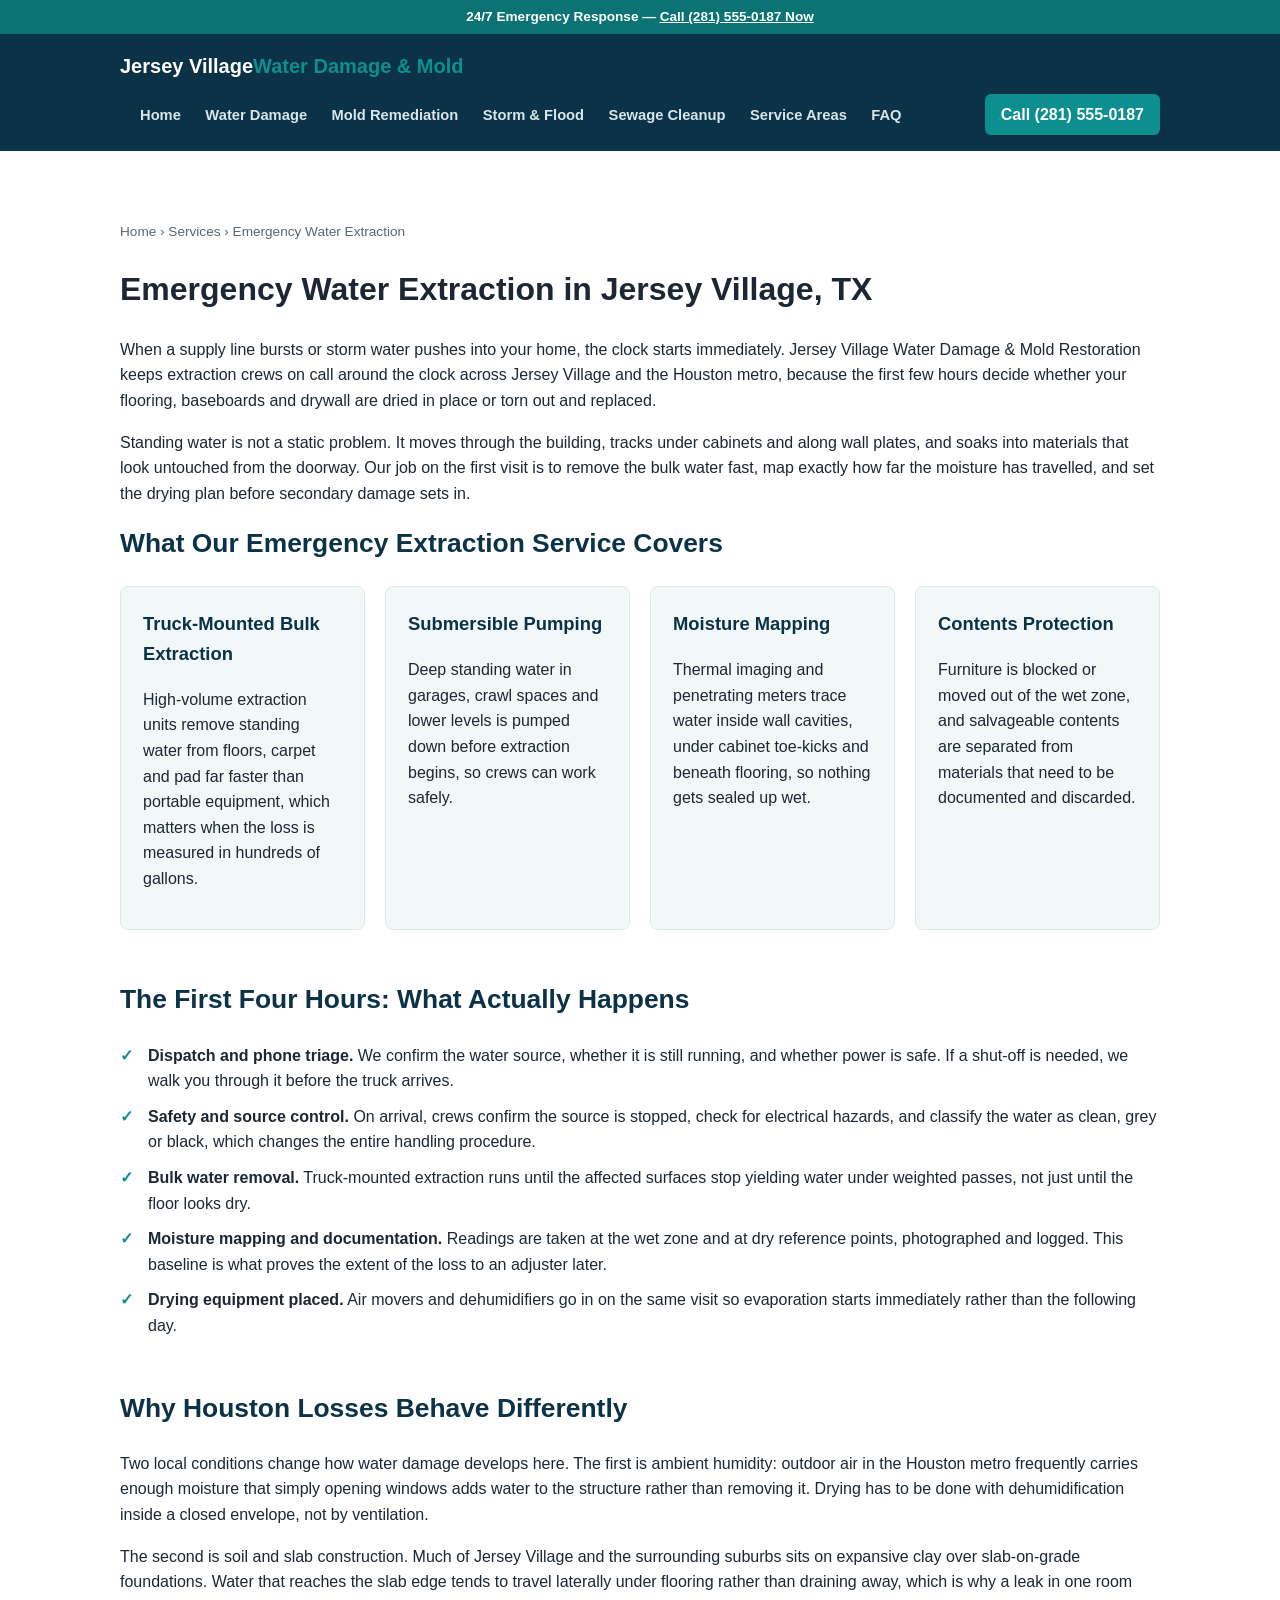
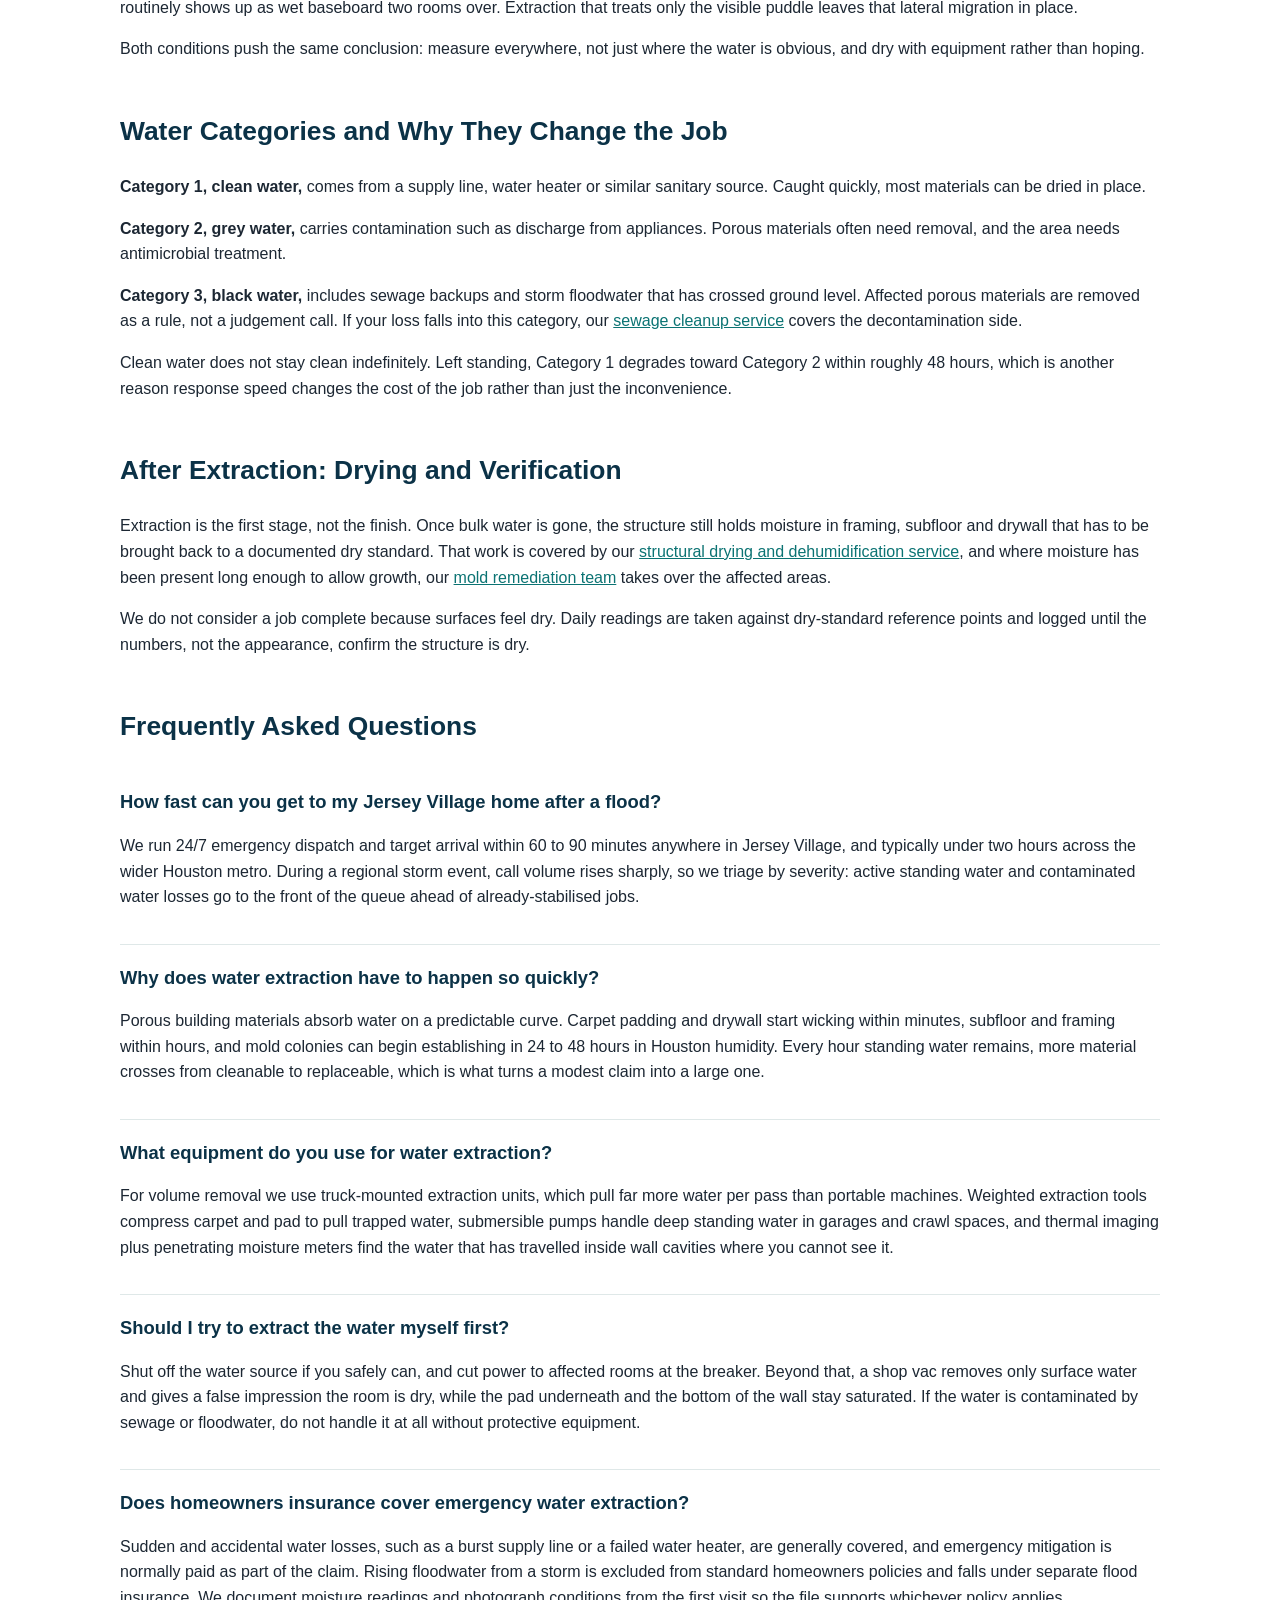
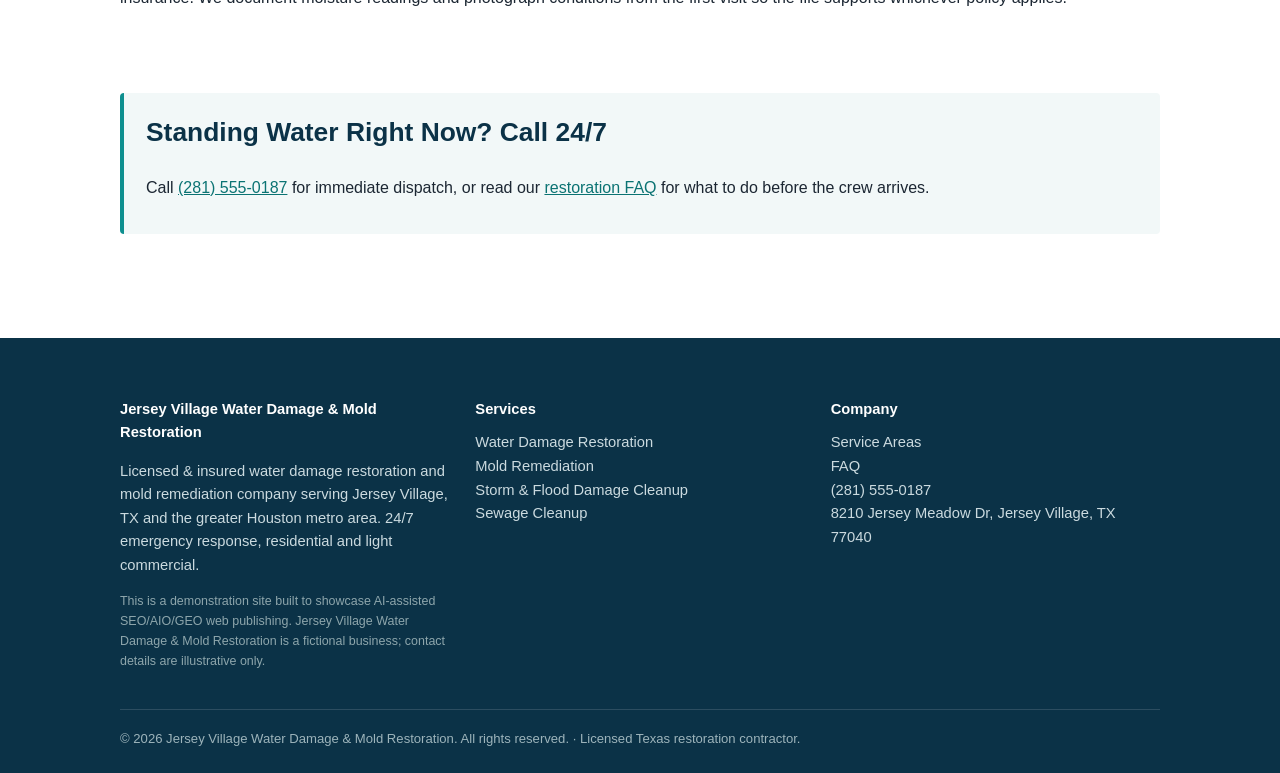
<file: services/emergency-water-extraction.html>
<!doctype html>
<html lang="en">
<head>
<meta charset="utf-8">
<meta name="viewport" content="width=device-width, initial-scale=1">
<title>Emergency Water Extraction in Jersey Village, TX | 24/7 Standing Water Removal | Jersey Village Water Damage &amp; Mold Restoration</title>
<meta name="description" content="24/7 emergency water extraction in Jersey Village, TX. Truck-mounted standing water removal within the first hours, before drywall and subfloor are lost. Call (281) 555-0187.">
<link rel="canonical" href="https://jerseyvillewaterdamage.trafficforge.app/services/emergency-water-extraction.html">
<meta property="og:title" content="Emergency Water Extraction in Jersey Village, TX | 24/7 Standing Water Removal | Jersey Village Water Damage &amp; Mold Restoration">
<meta property="og:description" content="24/7 emergency water extraction in Jersey Village, TX. Truck-mounted standing water removal within the first hours, before drywall and subfloor are lost. Call (281) 555-0187.">
<meta property="og:type" content="website">
<meta property="og:url" content="https://jerseyvillewaterdamage.trafficforge.app/services/emergency-water-extraction.html">
<link rel="stylesheet" href="/styles.css">
<script type="application/ld+json">
[
  {
    "@context": "https://schema.org",
    "@type": "HomeAndConstructionBusiness",
    "name": "Jersey Village Water Damage & Mold Restoration",
    "image": "https://jerseyvillewaterdamage.trafficforge.app/images/jersey-village-water-damage-crew.jpg",
    "@id": "https://jerseyvillewaterdamage.trafficforge.app",
    "url": "https://jerseyvillewaterdamage.trafficforge.app",
    "telephone": "+12815550187",
    "priceRange": "$$",
    "address": {
      "@type": "PostalAddress",
      "streetAddress": "8210 Jersey Meadow Dr",
      "addressLocality": "Jersey Village",
      "addressRegion": "TX",
      "postalCode": "77040",
      "addressCountry": "US"
    },
    "geo": {
      "@type": "GeoCoordinates",
      "latitude": 29.8825,
      "longitude": -95.5474
    },
    "areaServed": [
      "Jersey Village, TX",
      "Houston, TX",
      "Cypress, TX",
      "Spring, TX",
      "Katy, TX",
      "Copperfield, TX",
      "Willowbrook, TX",
      "Champions, TX",
      "Tomball, TX"
    ],
    "openingHoursSpecification": [
      {
        "@type": "OpeningHoursSpecification",
        "dayOfWeek": [
          "Monday",
          "Tuesday",
          "Wednesday",
          "Thursday",
          "Friday",
          "Saturday",
          "Sunday"
        ],
        "opens": "00:00",
        "closes": "23:59"
      }
    ],
    "sameAs": []
  },
  {
    "@context": "https://schema.org",
    "@type": "Service",
    "serviceType": "Emergency Water Extraction",
    "provider": {
      "@type": "HomeAndConstructionBusiness",
      "name": "Jersey Village Water Damage & Mold Restoration",
      "telephone": "+12815550187",
      "url": "https://jerseyvillewaterdamage.trafficforge.app"
    },
    "areaServed": [
      "Jersey Village, TX",
      "Houston, TX",
      "Cypress, TX",
      "Spring, TX",
      "Katy, TX",
      "Tomball, TX"
    ],
    "name": "Emergency Water Extraction",
    "description": "24/7 emergency water extraction in Jersey Village, TX. Truck-mounted standing water removal within the first hours, before drywall and subfloor are lost. Call (281) 555-0187.",
    "url": "https://jerseyvillewaterdamage.trafficforge.app/services/emergency-water-extraction.html"
  },
  {
    "@context": "https://schema.org",
    "@type": "FAQPage",
    "mainEntity": [
      {
        "@type": "Question",
        "name": "How fast can you get to my Jersey Village home after a flood?",
        "acceptedAnswer": {
          "@type": "Answer",
          "text": "We run 24/7 emergency dispatch and target arrival within 60 to 90 minutes anywhere in Jersey Village, and typically under two hours across the wider Houston metro. During a regional storm event, call volume rises sharply, so we triage by severity: active standing water and contaminated water losses go to the front of the queue ahead of already-stabilised jobs."
        }
      },
      {
        "@type": "Question",
        "name": "Why does water extraction have to happen so quickly?",
        "acceptedAnswer": {
          "@type": "Answer",
          "text": "Porous building materials absorb water on a predictable curve. Carpet padding and drywall start wicking within minutes, subfloor and framing within hours, and mold colonies can begin establishing in 24 to 48 hours in Houston humidity. Every hour standing water remains, more material crosses from cleanable to replaceable, which is what turns a modest claim into a large one."
        }
      },
      {
        "@type": "Question",
        "name": "What equipment do you use for water extraction?",
        "acceptedAnswer": {
          "@type": "Answer",
          "text": "For volume removal we use truck-mounted extraction units, which pull far more water per pass than portable machines. Weighted extraction tools compress carpet and pad to pull trapped water, submersible pumps handle deep standing water in garages and crawl spaces, and thermal imaging plus penetrating moisture meters find the water that has travelled inside wall cavities where you cannot see it."
        }
      },
      {
        "@type": "Question",
        "name": "Should I try to extract the water myself first?",
        "acceptedAnswer": {
          "@type": "Answer",
          "text": "Shut off the water source if you safely can, and cut power to affected rooms at the breaker. Beyond that, a shop vac removes only surface water and gives a false impression the room is dry, while the pad underneath and the bottom of the wall stay saturated. If the water is contaminated by sewage or floodwater, do not handle it at all without protective equipment."
        }
      },
      {
        "@type": "Question",
        "name": "Does homeowners insurance cover emergency water extraction?",
        "acceptedAnswer": {
          "@type": "Answer",
          "text": "Sudden and accidental water losses, such as a burst supply line or a failed water heater, are generally covered, and emergency mitigation is normally paid as part of the claim. Rising floodwater from a storm is excluded from standard homeowners policies and falls under separate flood insurance. We document moisture readings and photograph conditions from the first visit so the file supports whichever policy applies."
        }
      }
    ]
  }
]
</script>
</head>
<body>
<div class="emergency-bar">24/7 Emergency Response &mdash; <a href="tel:+12815550187">Call (281) 555-0187 Now</a></div>
<header class="site">
  <div class="wrap">
    <a class="brand" href="/">Jersey Village<span>Water Damage &amp; Mold</span></a>
    <nav class="main">
      <a href="/">Home</a>
      <a href="/services/water-damage-restoration.html">Water Damage</a>
      <a href="/services/mold-remediation.html">Mold Remediation</a>
      <a href="/services/storm-flood-damage-cleanup.html">Storm &amp; Flood</a>
      <a href="/services/sewage-cleanup.html">Sewage Cleanup</a>
      <a href="/service-areas.html">Service Areas</a>
      <a href="/faq.html">FAQ</a>
    </nav>
    <a class="phone-badge" href="tel:+12815550187">Call (281) 555-0187</a>
  </div>
</header>
<main>
  <div class="wrap">
    <p class="breadcrumb"><a href="/">Home</a> &rsaquo; <a href="/services/water-damage-restoration.html">Services</a> &rsaquo; Emergency Water Extraction</p>
    <h1>Emergency Water Extraction in Jersey Village, TX</h1>

<p>When a supply line bursts or storm water pushes into your home, the clock starts immediately. Jersey Village Water Damage &amp; Mold Restoration keeps extraction crews on call around the clock across Jersey Village and the Houston metro, because the first few hours decide whether your flooring, baseboards and drywall are dried in place or torn out and replaced.</p>

<p>Standing water is not a static problem. It moves through the building, tracks under cabinets and along wall plates, and soaks into materials that look untouched from the doorway. Our job on the first visit is to remove the bulk water fast, map exactly how far the moisture has travelled, and set the drying plan before secondary damage sets in.</p>

<section>
  <h2>What Our Emergency Extraction Service Covers</h2>
  <div class="grid">
    <div class="card"><h3>Truck-Mounted Bulk Extraction</h3><p>High-volume extraction units remove standing water from floors, carpet and pad far faster than portable equipment, which matters when the loss is measured in hundreds of gallons.</p></div>
    <div class="card"><h3>Submersible Pumping</h3><p>Deep standing water in garages, crawl spaces and lower levels is pumped down before extraction begins, so crews can work safely.</p></div>
    <div class="card"><h3>Moisture Mapping</h3><p>Thermal imaging and penetrating meters trace water inside wall cavities, under cabinet toe-kicks and beneath flooring, so nothing gets sealed up wet.</p></div>
    <div class="card"><h3>Contents Protection</h3><p>Furniture is blocked or moved out of the wet zone, and salvageable contents are separated from materials that need to be documented and discarded.</p></div>
  </div>
</section>

<section>
  <h2>The First Four Hours: What Actually Happens</h2>
  <ul class="checklist">
    <li><strong>Dispatch and phone triage.</strong> We confirm the water source, whether it is still running, and whether power is safe. If a shut-off is needed, we walk you through it before the truck arrives.</li>
    <li><strong>Safety and source control.</strong> On arrival, crews confirm the source is stopped, check for electrical hazards, and classify the water as clean, grey or black, which changes the entire handling procedure.</li>
    <li><strong>Bulk water removal.</strong> Truck-mounted extraction runs until the affected surfaces stop yielding water under weighted passes, not just until the floor looks dry.</li>
    <li><strong>Moisture mapping and documentation.</strong> Readings are taken at the wet zone and at dry reference points, photographed and logged. This baseline is what proves the extent of the loss to an adjuster later.</li>
    <li><strong>Drying equipment placed.</strong> Air movers and dehumidifiers go in on the same visit so evaporation starts immediately rather than the following day.</li>
  </ul>
</section>

<section>
  <h2>Why Houston Losses Behave Differently</h2>
  <p>Two local conditions change how water damage develops here. The first is ambient humidity: outdoor air in the Houston metro frequently carries enough moisture that simply opening windows adds water to the structure rather than removing it. Drying has to be done with dehumidification inside a closed envelope, not by ventilation.</p>
  <p>The second is soil and slab construction. Much of Jersey Village and the surrounding suburbs sits on expansive clay over slab-on-grade foundations. Water that reaches the slab edge tends to travel laterally under flooring rather than draining away, which is why a leak in one room routinely shows up as wet baseboard two rooms over. Extraction that treats only the visible puddle leaves that lateral migration in place.</p>
  <p>Both conditions push the same conclusion: measure everywhere, not just where the water is obvious, and dry with equipment rather than hoping.</p>
</section>

<section>
  <h2>Water Categories and Why They Change the Job</h2>
  <p><strong>Category 1, clean water,</strong> comes from a supply line, water heater or similar sanitary source. Caught quickly, most materials can be dried in place.</p>
  <p><strong>Category 2, grey water,</strong> carries contamination such as discharge from appliances. Porous materials often need removal, and the area needs antimicrobial treatment.</p>
  <p><strong>Category 3, black water,</strong> includes sewage backups and storm floodwater that has crossed ground level. Affected porous materials are removed as a rule, not a judgement call. If your loss falls into this category, our <a href="/services/sewage-cleanup.html">sewage cleanup service</a> covers the decontamination side.</p>
  <p>Clean water does not stay clean indefinitely. Left standing, Category 1 degrades toward Category 2 within roughly 48 hours, which is another reason response speed changes the cost of the job rather than just the inconvenience.</p>
</section>

<section>
  <h2>After Extraction: Drying and Verification</h2>
  <p>Extraction is the first stage, not the finish. Once bulk water is gone, the structure still holds moisture in framing, subfloor and drywall that has to be brought back to a documented dry standard. That work is covered by our <a href="/services/structural-drying-dehumidification.html">structural drying and dehumidification service</a>, and where moisture has been present long enough to allow growth, our <a href="/services/mold-remediation.html">mold remediation team</a> takes over the affected areas.</p>
  <p>We do not consider a job complete because surfaces feel dry. Daily readings are taken against dry-standard reference points and logged until the numbers, not the appearance, confirm the structure is dry.</p>
</section>

<section>
  <h2>Frequently Asked Questions</h2>
  <div class="faq-item"><h3>How fast can you get to my Jersey Village home after a flood?</h3><p>We run 24/7 emergency dispatch and target arrival within 60 to 90 minutes anywhere in Jersey Village, and typically under two hours across the wider Houston metro. During a regional storm event, call volume rises sharply, so we triage by severity: active standing water and contaminated water losses go to the front of the queue ahead of already-stabilised jobs.</p></div>
  <div class="faq-item"><h3>Why does water extraction have to happen so quickly?</h3><p>Porous building materials absorb water on a predictable curve. Carpet padding and drywall start wicking within minutes, subfloor and framing within hours, and mold colonies can begin establishing in 24 to 48 hours in Houston humidity. Every hour standing water remains, more material crosses from cleanable to replaceable, which is what turns a modest claim into a large one.</p></div>
  <div class="faq-item"><h3>What equipment do you use for water extraction?</h3><p>For volume removal we use truck-mounted extraction units, which pull far more water per pass than portable machines. Weighted extraction tools compress carpet and pad to pull trapped water, submersible pumps handle deep standing water in garages and crawl spaces, and thermal imaging plus penetrating moisture meters find the water that has travelled inside wall cavities where you cannot see it.</p></div>
  <div class="faq-item"><h3>Should I try to extract the water myself first?</h3><p>Shut off the water source if you safely can, and cut power to affected rooms at the breaker. Beyond that, a shop vac removes only surface water and gives a false impression the room is dry, while the pad underneath and the bottom of the wall stay saturated. If the water is contaminated by sewage or floodwater, do not handle it at all without protective equipment.</p></div>
  <div class="faq-item"><h3>Does homeowners insurance cover emergency water extraction?</h3><p>Sudden and accidental water losses, such as a burst supply line or a failed water heater, are generally covered, and emergency mitigation is normally paid as part of the claim. Rising floodwater from a storm is excluded from standard homeowners policies and falls under separate flood insurance. We document moisture readings and photograph conditions from the first visit so the file supports whichever policy applies.</p></div>
</section>
<section class="callout">
  <h2 style="margin-top:0">Standing Water Right Now? Call 24/7</h2>
  <p>Call <a href="tel:+12815550187">(281) 555-0187</a> for immediate dispatch, or read our <a href="/faq.html">restoration FAQ</a> for what to do before the crew arrives.</p>
</section>

  </div>
</main>
<footer class="site">
  <div class="wrap">
    <div class="footer-grid">
      <div>
        <h4>Jersey Village Water Damage &amp; Mold Restoration</h4>
        <p>Licensed &amp; insured water damage restoration and mold remediation company serving Jersey Village, TX and the greater Houston metro area. 24/7 emergency response, residential and light commercial.</p>
        <p class="disclosure">This is a demonstration site built to showcase AI-assisted SEO/AIO/GEO web publishing. Jersey Village Water Damage &amp; Mold Restoration is a fictional business; contact details are illustrative only.</p>
      </div>
      <div>
        <h4>Services</h4>
        <a href="/services/water-damage-restoration.html">Water Damage Restoration</a><br>
        <a href="/services/mold-remediation.html">Mold Remediation</a><br>
        <a href="/services/storm-flood-damage-cleanup.html">Storm &amp; Flood Damage Cleanup</a><br>
        <a href="/services/sewage-cleanup.html">Sewage Cleanup</a>
      </div>
      <div>
        <h4>Company</h4>
        <a href="/service-areas.html">Service Areas</a><br>
        <a href="/faq.html">FAQ</a><br>
        <a href="tel:+12815550187">(281) 555-0187</a><br>
        <span>8210 Jersey Meadow Dr, Jersey Village, TX 77040</span>
      </div>
    </div>
    <div class="footer-bottom">
      &copy; 2026 Jersey Village Water Damage &amp; Mold Restoration. All rights reserved. &middot; Licensed Texas restoration contractor.
    </div>
  </div>
</footer>
</body>
</html>
</file>
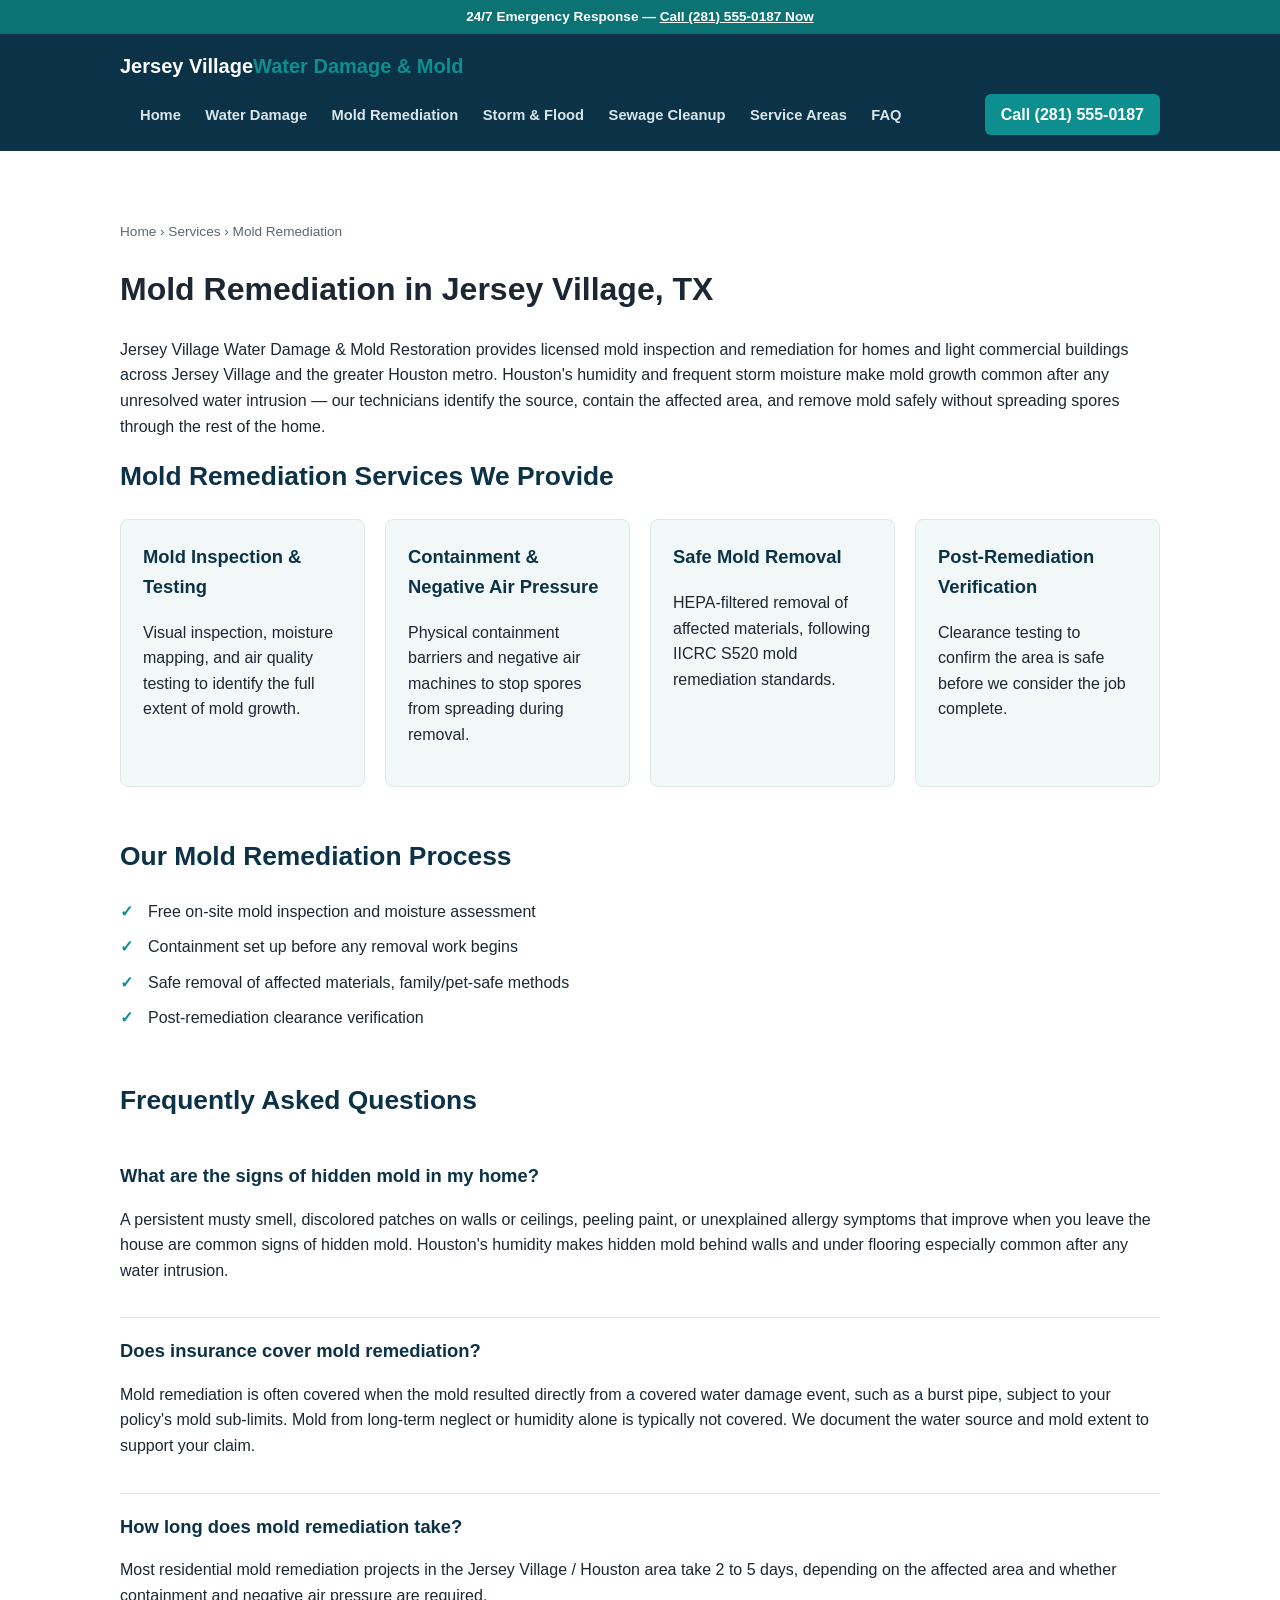
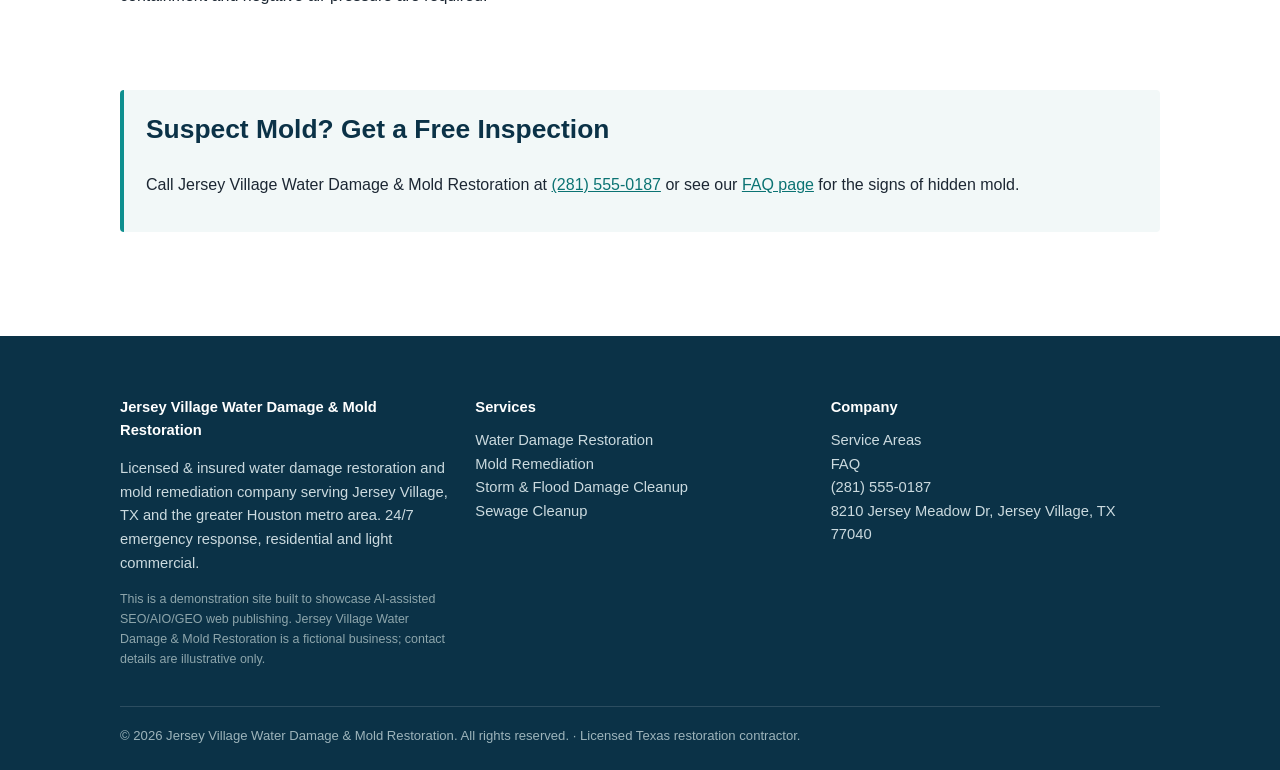
<file: services/mold-remediation.html>
<!doctype html>
<html lang="en">
<head>
<meta charset="utf-8">
<meta name="viewport" content="width=device-width, initial-scale=1">
<title>Mold Remediation in Jersey Village, TX | Inspection & Safe Removal | Jersey Village Water Damage & Mold Restoration</title>
<meta name="description" content="Licensed mold remediation in Jersey Village, TX. Inspection, containment, and safe removal for Houston's humidity-driven mold. Call (281) 555-0187.">
<link rel="canonical" href="https://jerseyvillewaterdamage.trafficforge.app/services/mold-remediation.html">
<meta property="og:title" content="Mold Remediation in Jersey Village, TX | Inspection & Safe Removal | Jersey Village Water Damage & Mold Restoration">
<meta property="og:description" content="Licensed mold remediation in Jersey Village, TX. Inspection, containment, and safe removal for Houston's humidity-driven mold. Call (281) 555-0187.">
<meta property="og:type" content="website">
<meta property="og:url" content="https://jerseyvillewaterdamage.trafficforge.app/services/mold-remediation.html">
<link rel="stylesheet" href="/styles.css">
<script type="application/ld+json">
[
  {
    "@context": "https://schema.org",
    "@type": "HomeAndConstructionBusiness",
    "name": "Jersey Village Water Damage & Mold Restoration",
    "image": "https://jerseyvillewaterdamage.trafficforge.app/images/jersey-village-water-damage-crew.jpg",
    "@id": "https://jerseyvillewaterdamage.trafficforge.app",
    "url": "https://jerseyvillewaterdamage.trafficforge.app",
    "telephone": "+12815550187",
    "priceRange": "$$",
    "address": {
      "@type": "PostalAddress",
      "streetAddress": "8210 Jersey Meadow Dr",
      "addressLocality": "Jersey Village",
      "addressRegion": "TX",
      "postalCode": "77040",
      "addressCountry": "US"
    },
    "geo": { "@type": "GeoCoordinates", "latitude": 29.8825, "longitude": -95.5474 },
    "areaServed": ["Jersey Village, TX", "Houston, TX", "Cypress, TX", "Spring, TX", "Katy, TX", "Copperfield, TX", "Willowbrook, TX", "Champions, TX", "Tomball, TX"],
    "openingHoursSpecification": [
      { "@type": "OpeningHoursSpecification", "dayOfWeek": ["Monday","Tuesday","Wednesday","Thursday","Friday","Saturday","Sunday"], "opens": "00:00", "closes": "23:59" }
    ],
    "sameAs": []
  },
  {
    "@context": "https://schema.org",
    "@type": "Service",
    "serviceType": "Mold Remediation",
    "provider": {
      "@type": "HomeAndConstructionBusiness",
      "name": "Jersey Village Water Damage & Mold Restoration",
      "telephone": "+12815550187",
      "url": "https://jerseyvillewaterdamage.trafficforge.app"
    },
    "areaServed": ["Jersey Village, TX", "Houston, TX", "Cypress, TX", "Spring, TX", "Katy, TX", "Tomball, TX"],
    "name": "Mold Remediation",
    "description": "Licensed mold remediation in Jersey Village, TX. Inspection, containment, and safe removal for Houston's humidity-driven mold. Call (281) 555-0187.",
    "url": "https://jerseyvillewaterdamage.trafficforge.app/services/mold-remediation.html"
  },
  {
    "@context": "https://schema.org",
    "@type": "FAQPage",
    "mainEntity": [
      {
        "@type": "Question",
        "name": "What are the signs of hidden mold in my home?",
        "acceptedAnswer": { "@type": "Answer", "text": "A persistent musty smell, discolored patches on walls or ceilings, peeling paint, or unexplained allergy symptoms that improve when you leave the house are common signs of hidden mold. Houston's humidity makes hidden mold behind walls and under flooring especially common after any water intrusion." }
      },
      {
        "@type": "Question",
        "name": "Does insurance cover mold remediation?",
        "acceptedAnswer": { "@type": "Answer", "text": "Mold remediation is often covered when the mold resulted directly from a covered water damage event, such as a burst pipe, subject to your policy's mold sub-limits. Mold from long-term neglect or humidity alone is typically not covered. We document the water source and mold extent to support your claim." }
      },
      {
        "@type": "Question",
        "name": "How long does mold remediation take?",
        "acceptedAnswer": { "@type": "Answer", "text": "Most residential mold remediation projects in the Jersey Village / Houston area take 2 to 5 days, depending on the affected area and whether containment and negative air pressure are required." }
      }
    ]
  }
]
</script>
</head>
<body>
<div class="emergency-bar">24/7 Emergency Response &mdash; <a href="tel:+12815550187">Call (281) 555-0187 Now</a></div>
<header class="site">
  <div class="wrap">
    <a class="brand" href="/">Jersey Village<span>Water Damage &amp; Mold</span></a>
    <nav class="main">
      <a href="/">Home</a>
      <a href="/services/water-damage-restoration.html">Water Damage</a>
      <a href="/services/mold-remediation.html">Mold Remediation</a>
      <a href="/services/storm-flood-damage-cleanup.html">Storm &amp; Flood</a>
      <a href="/services/sewage-cleanup.html">Sewage Cleanup</a>
      <a href="/service-areas.html">Service Areas</a>
      <a href="/faq.html">FAQ</a>
    </nav>
    <a class="phone-badge" href="tel:+12815550187">Call (281) 555-0187</a>
  </div>
</header>
<main>
  <div class="wrap">
    <p class="breadcrumb"><a href="/">Home</a> &rsaquo; <a href="/services/mold-remediation.html">Services</a> &rsaquo; Mold Remediation</p>
    <h1>Mold Remediation in Jersey Village, TX</h1>

<p>Jersey Village Water Damage &amp; Mold Restoration provides licensed mold inspection and remediation for homes and light commercial buildings across Jersey Village and the greater Houston metro. Houston's humidity and frequent storm moisture make mold growth common after any unresolved water intrusion &mdash; our technicians identify the source, contain the affected area, and remove mold safely without spreading spores through the rest of the home.</p>

<section>
  <h2>Mold Remediation Services We Provide</h2>
  <div class="grid">
    <div class="card"><h3>Mold Inspection &amp; Testing</h3><p>Visual inspection, moisture mapping, and air quality testing to identify the full extent of mold growth.</p></div>
    <div class="card"><h3>Containment &amp; Negative Air Pressure</h3><p>Physical containment barriers and negative air machines to stop spores from spreading during removal.</p></div>
    <div class="card"><h3>Safe Mold Removal</h3><p>HEPA-filtered removal of affected materials, following IICRC S520 mold remediation standards.</p></div>
    <div class="card"><h3>Post-Remediation Verification</h3><p>Clearance testing to confirm the area is safe before we consider the job complete.</p></div>
  </div>
</section>
<section>
  <h2>Our Mold Remediation Process</h2>
  <ul class="checklist">
    <li>Free on-site mold inspection and moisture assessment</li>
    <li>Containment set up before any removal work begins</li>
    <li>Safe removal of affected materials, family/pet-safe methods</li>
    <li>Post-remediation clearance verification</li>
  </ul>
</section>
<section>
  <h2>Frequently Asked Questions</h2>
  <div class="faq-item"><h3>What are the signs of hidden mold in my home?</h3><p>A persistent musty smell, discolored patches on walls or ceilings, peeling paint, or unexplained allergy symptoms that improve when you leave the house are common signs of hidden mold. Houston's humidity makes hidden mold behind walls and under flooring especially common after any water intrusion.</p></div>
  <div class="faq-item"><h3>Does insurance cover mold remediation?</h3><p>Mold remediation is often covered when the mold resulted directly from a covered water damage event, such as a burst pipe, subject to your policy's mold sub-limits. Mold from long-term neglect or humidity alone is typically not covered. We document the water source and mold extent to support your claim.</p></div>
  <div class="faq-item"><h3>How long does mold remediation take?</h3><p>Most residential mold remediation projects in the Jersey Village / Houston area take 2 to 5 days, depending on the affected area and whether containment and negative air pressure are required.</p></div>
</section>
<section class="callout">
  <h2 style="margin-top:0">Suspect Mold? Get a Free Inspection</h2>
  <p>Call Jersey Village Water Damage &amp; Mold Restoration at <a href="tel:+12815550187">(281) 555-0187</a> or see our <a href="/faq.html">FAQ page</a> for the signs of hidden mold.</p>
</section>

  </div>
</main>
<footer class="site">
  <div class="wrap">
    <div class="footer-grid">
      <div>
        <h4>Jersey Village Water Damage &amp; Mold Restoration</h4>
        <p>Licensed &amp; insured water damage restoration and mold remediation company serving Jersey Village, TX and the greater Houston metro area. 24/7 emergency response, residential and light commercial.</p>
        <p class="disclosure">This is a demonstration site built to showcase AI-assisted SEO/AIO/GEO web publishing. Jersey Village Water Damage &amp; Mold Restoration is a fictional business; contact details are illustrative only.</p>
      </div>
      <div>
        <h4>Services</h4>
        <a href="/services/water-damage-restoration.html">Water Damage Restoration</a><br>
        <a href="/services/mold-remediation.html">Mold Remediation</a><br>
        <a href="/services/storm-flood-damage-cleanup.html">Storm &amp; Flood Damage Cleanup</a><br>
        <a href="/services/sewage-cleanup.html">Sewage Cleanup</a>
      </div>
      <div>
        <h4>Company</h4>
        <a href="/service-areas.html">Service Areas</a><br>
        <a href="/faq.html">FAQ</a><br>
        <a href="tel:+12815550187">(281) 555-0187</a><br>
        <span>8210 Jersey Meadow Dr, Jersey Village, TX 77040</span>
      </div>
    </div>
    <div class="footer-bottom">
      &copy; 2026 Jersey Village Water Damage &amp; Mold Restoration. All rights reserved. &middot; Licensed Texas restoration contractor.
    </div>
  </div>
</footer>
</body>
</html>
</file>
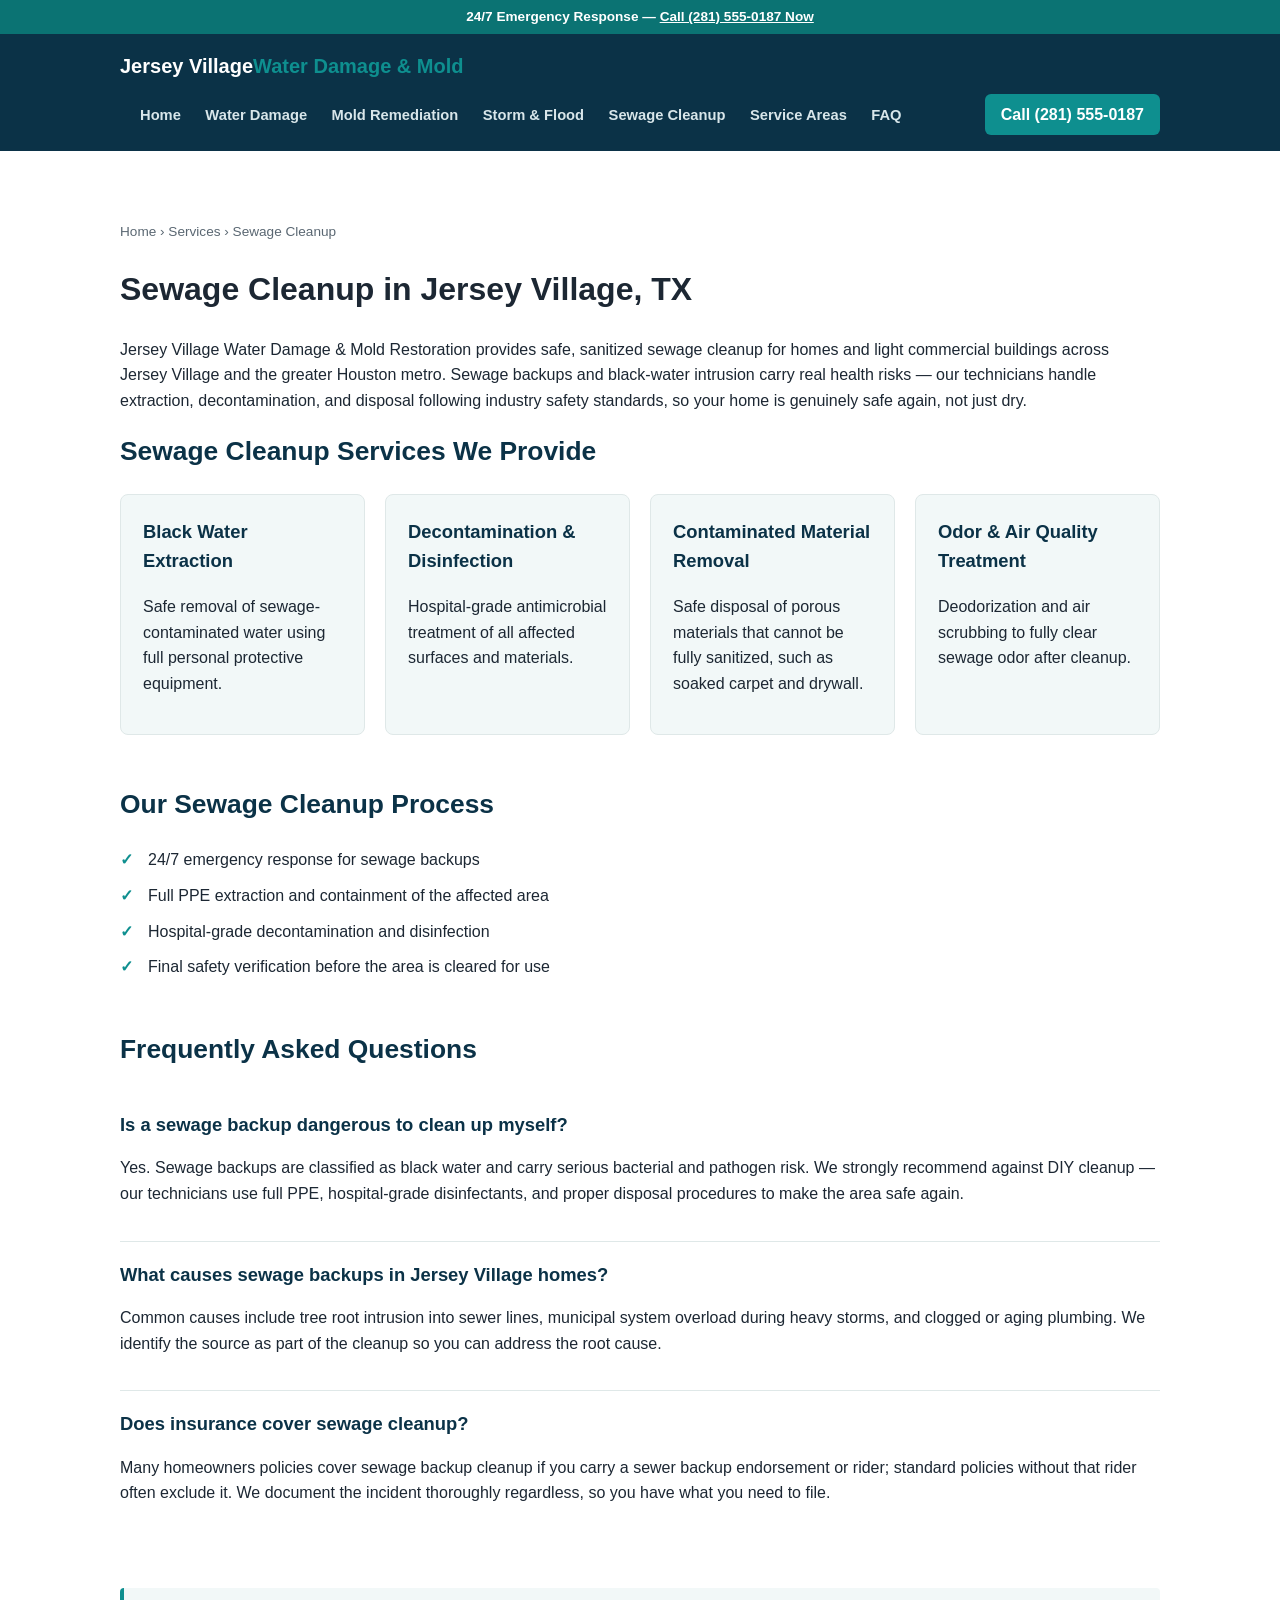
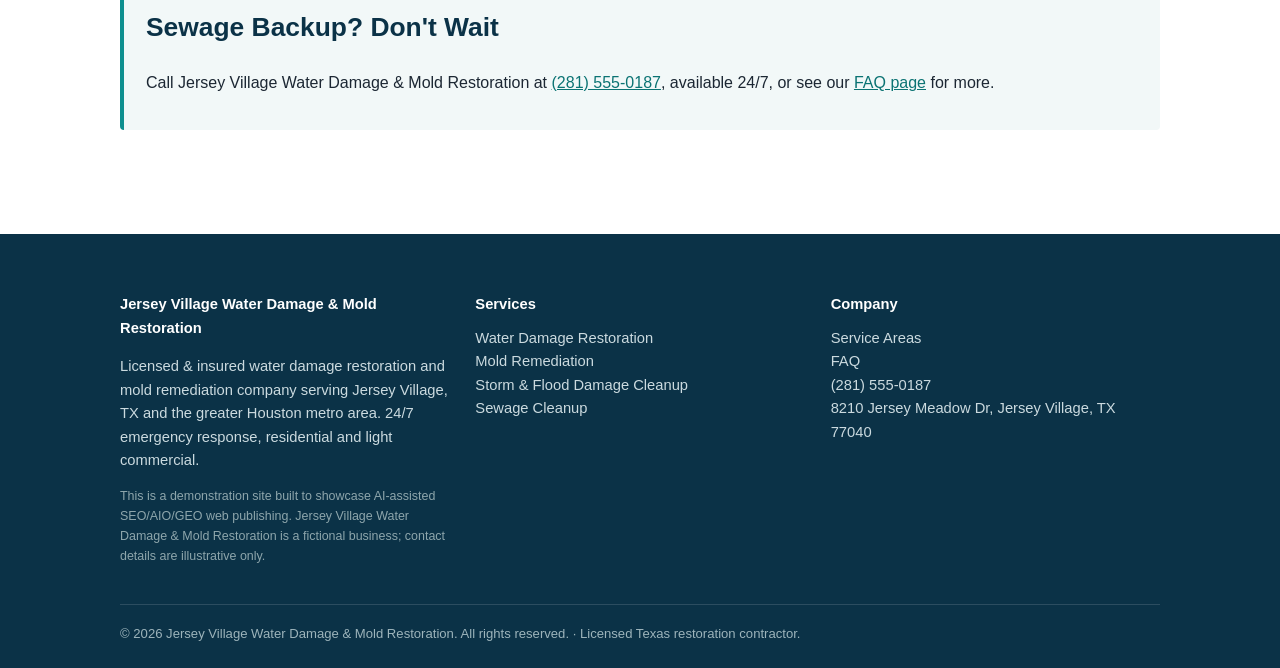
<file: services/sewage-cleanup.html>
<!doctype html>
<html lang="en">
<head>
<meta charset="utf-8">
<meta name="viewport" content="width=device-width, initial-scale=1">
<title>Sewage Cleanup in Jersey Village, TX | Safe Decontamination | Jersey Village Water Damage & Mold Restoration</title>
<meta name="description" content="Professional sewage cleanup & decontamination in Jersey Village, TX. Safe removal of black-water contamination. Call (281) 555-0187, 24/7.">
<link rel="canonical" href="https://jerseyvillewaterdamage.trafficforge.app/services/sewage-cleanup.html">
<meta property="og:title" content="Sewage Cleanup in Jersey Village, TX | Safe Decontamination | Jersey Village Water Damage & Mold Restoration">
<meta property="og:description" content="Professional sewage cleanup & decontamination in Jersey Village, TX. Safe removal of black-water contamination. Call (281) 555-0187, 24/7.">
<meta property="og:type" content="website">
<meta property="og:url" content="https://jerseyvillewaterdamage.trafficforge.app/services/sewage-cleanup.html">
<link rel="stylesheet" href="/styles.css">
<script type="application/ld+json">
[
  {
    "@context": "https://schema.org",
    "@type": "HomeAndConstructionBusiness",
    "name": "Jersey Village Water Damage & Mold Restoration",
    "image": "https://jerseyvillewaterdamage.trafficforge.app/images/jersey-village-water-damage-crew.jpg",
    "@id": "https://jerseyvillewaterdamage.trafficforge.app",
    "url": "https://jerseyvillewaterdamage.trafficforge.app",
    "telephone": "+12815550187",
    "priceRange": "$$",
    "address": {
      "@type": "PostalAddress",
      "streetAddress": "8210 Jersey Meadow Dr",
      "addressLocality": "Jersey Village",
      "addressRegion": "TX",
      "postalCode": "77040",
      "addressCountry": "US"
    },
    "geo": { "@type": "GeoCoordinates", "latitude": 29.8825, "longitude": -95.5474 },
    "areaServed": ["Jersey Village, TX", "Houston, TX", "Cypress, TX", "Spring, TX", "Katy, TX", "Copperfield, TX", "Willowbrook, TX", "Champions, TX", "Tomball, TX"],
    "openingHoursSpecification": [
      { "@type": "OpeningHoursSpecification", "dayOfWeek": ["Monday","Tuesday","Wednesday","Thursday","Friday","Saturday","Sunday"], "opens": "00:00", "closes": "23:59" }
    ],
    "sameAs": []
  },
  {
    "@context": "https://schema.org",
    "@type": "Service",
    "serviceType": "Sewage Cleanup",
    "provider": {
      "@type": "HomeAndConstructionBusiness",
      "name": "Jersey Village Water Damage & Mold Restoration",
      "telephone": "+12815550187",
      "url": "https://jerseyvillewaterdamage.trafficforge.app"
    },
    "areaServed": ["Jersey Village, TX", "Houston, TX", "Cypress, TX", "Spring, TX", "Katy, TX", "Tomball, TX"],
    "name": "Sewage Cleanup",
    "description": "Professional sewage cleanup & decontamination in Jersey Village, TX. Safe removal of black-water contamination. Call (281) 555-0187, 24/7.",
    "url": "https://jerseyvillewaterdamage.trafficforge.app/services/sewage-cleanup.html"
  },
  {
    "@context": "https://schema.org",
    "@type": "FAQPage",
    "mainEntity": [
      {
        "@type": "Question",
        "name": "Is a sewage backup dangerous to clean up myself?",
        "acceptedAnswer": { "@type": "Answer", "text": "Yes. Sewage backups are classified as black water and carry serious bacterial and pathogen risk. We strongly recommend against DIY cleanup \u2014 our technicians use full PPE, hospital-grade disinfectants, and proper disposal procedures to make the area safe again." }
      },
      {
        "@type": "Question",
        "name": "What causes sewage backups in Jersey Village homes?",
        "acceptedAnswer": { "@type": "Answer", "text": "Common causes include tree root intrusion into sewer lines, municipal system overload during heavy storms, and clogged or aging plumbing. We identify the source as part of the cleanup so you can address the root cause." }
      },
      {
        "@type": "Question",
        "name": "Does insurance cover sewage cleanup?",
        "acceptedAnswer": { "@type": "Answer", "text": "Many homeowners policies cover sewage backup cleanup if you carry a sewer backup endorsement or rider; standard policies without that rider often exclude it. We document the incident thoroughly regardless, so you have what you need to file." }
      }
    ]
  }
]
</script>
</head>
<body>
<div class="emergency-bar">24/7 Emergency Response &mdash; <a href="tel:+12815550187">Call (281) 555-0187 Now</a></div>
<header class="site">
  <div class="wrap">
    <a class="brand" href="/">Jersey Village<span>Water Damage &amp; Mold</span></a>
    <nav class="main">
      <a href="/">Home</a>
      <a href="/services/water-damage-restoration.html">Water Damage</a>
      <a href="/services/mold-remediation.html">Mold Remediation</a>
      <a href="/services/storm-flood-damage-cleanup.html">Storm &amp; Flood</a>
      <a href="/services/sewage-cleanup.html">Sewage Cleanup</a>
      <a href="/service-areas.html">Service Areas</a>
      <a href="/faq.html">FAQ</a>
    </nav>
    <a class="phone-badge" href="tel:+12815550187">Call (281) 555-0187</a>
  </div>
</header>
<main>
  <div class="wrap">
    <p class="breadcrumb"><a href="/">Home</a> &rsaquo; <a href="/services/sewage-cleanup.html">Services</a> &rsaquo; Sewage Cleanup</p>
    <h1>Sewage Cleanup in Jersey Village, TX</h1>

<p>Jersey Village Water Damage &amp; Mold Restoration provides safe, sanitized sewage cleanup for homes and light commercial buildings across Jersey Village and the greater Houston metro. Sewage backups and black-water intrusion carry real health risks &mdash; our technicians handle extraction, decontamination, and disposal following industry safety standards, so your home is genuinely safe again, not just dry.</p>

<section>
  <h2>Sewage Cleanup Services We Provide</h2>
  <div class="grid">
    <div class="card"><h3>Black Water Extraction</h3><p>Safe removal of sewage-contaminated water using full personal protective equipment.</p></div>
    <div class="card"><h3>Decontamination &amp; Disinfection</h3><p>Hospital-grade antimicrobial treatment of all affected surfaces and materials.</p></div>
    <div class="card"><h3>Contaminated Material Removal</h3><p>Safe disposal of porous materials that cannot be fully sanitized, such as soaked carpet and drywall.</p></div>
    <div class="card"><h3>Odor &amp; Air Quality Treatment</h3><p>Deodorization and air scrubbing to fully clear sewage odor after cleanup.</p></div>
  </div>
</section>
<section>
  <h2>Our Sewage Cleanup Process</h2>
  <ul class="checklist">
    <li>24/7 emergency response for sewage backups</li>
    <li>Full PPE extraction and containment of the affected area</li>
    <li>Hospital-grade decontamination and disinfection</li>
    <li>Final safety verification before the area is cleared for use</li>
  </ul>
</section>
<section>
  <h2>Frequently Asked Questions</h2>
  <div class="faq-item"><h3>Is a sewage backup dangerous to clean up myself?</h3><p>Yes. Sewage backups are classified as black water and carry serious bacterial and pathogen risk. We strongly recommend against DIY cleanup &mdash; our technicians use full PPE, hospital-grade disinfectants, and proper disposal procedures to make the area safe again.</p></div>
  <div class="faq-item"><h3>What causes sewage backups in Jersey Village homes?</h3><p>Common causes include tree root intrusion into sewer lines, municipal system overload during heavy storms, and clogged or aging plumbing. We identify the source as part of the cleanup so you can address the root cause.</p></div>
  <div class="faq-item"><h3>Does insurance cover sewage cleanup?</h3><p>Many homeowners policies cover sewage backup cleanup if you carry a sewer backup endorsement or rider; standard policies without that rider often exclude it. We document the incident thoroughly regardless, so you have what you need to file.</p></div>
</section>
<section class="callout">
  <h2 style="margin-top:0">Sewage Backup? Don't Wait</h2>
  <p>Call Jersey Village Water Damage &amp; Mold Restoration at <a href="tel:+12815550187">(281) 555-0187</a>, available 24/7, or see our <a href="/faq.html">FAQ page</a> for more.</p>
</section>

  </div>
</main>
<footer class="site">
  <div class="wrap">
    <div class="footer-grid">
      <div>
        <h4>Jersey Village Water Damage &amp; Mold Restoration</h4>
        <p>Licensed &amp; insured water damage restoration and mold remediation company serving Jersey Village, TX and the greater Houston metro area. 24/7 emergency response, residential and light commercial.</p>
        <p class="disclosure">This is a demonstration site built to showcase AI-assisted SEO/AIO/GEO web publishing. Jersey Village Water Damage &amp; Mold Restoration is a fictional business; contact details are illustrative only.</p>
      </div>
      <div>
        <h4>Services</h4>
        <a href="/services/water-damage-restoration.html">Water Damage Restoration</a><br>
        <a href="/services/mold-remediation.html">Mold Remediation</a><br>
        <a href="/services/storm-flood-damage-cleanup.html">Storm &amp; Flood Damage Cleanup</a><br>
        <a href="/services/sewage-cleanup.html">Sewage Cleanup</a>
      </div>
      <div>
        <h4>Company</h4>
        <a href="/service-areas.html">Service Areas</a><br>
        <a href="/faq.html">FAQ</a><br>
        <a href="tel:+12815550187">(281) 555-0187</a><br>
        <span>8210 Jersey Meadow Dr, Jersey Village, TX 77040</span>
      </div>
    </div>
    <div class="footer-bottom">
      &copy; 2026 Jersey Village Water Damage &amp; Mold Restoration. All rights reserved. &middot; Licensed Texas restoration contractor.
    </div>
  </div>
</footer>
</body>
</html>
</file>
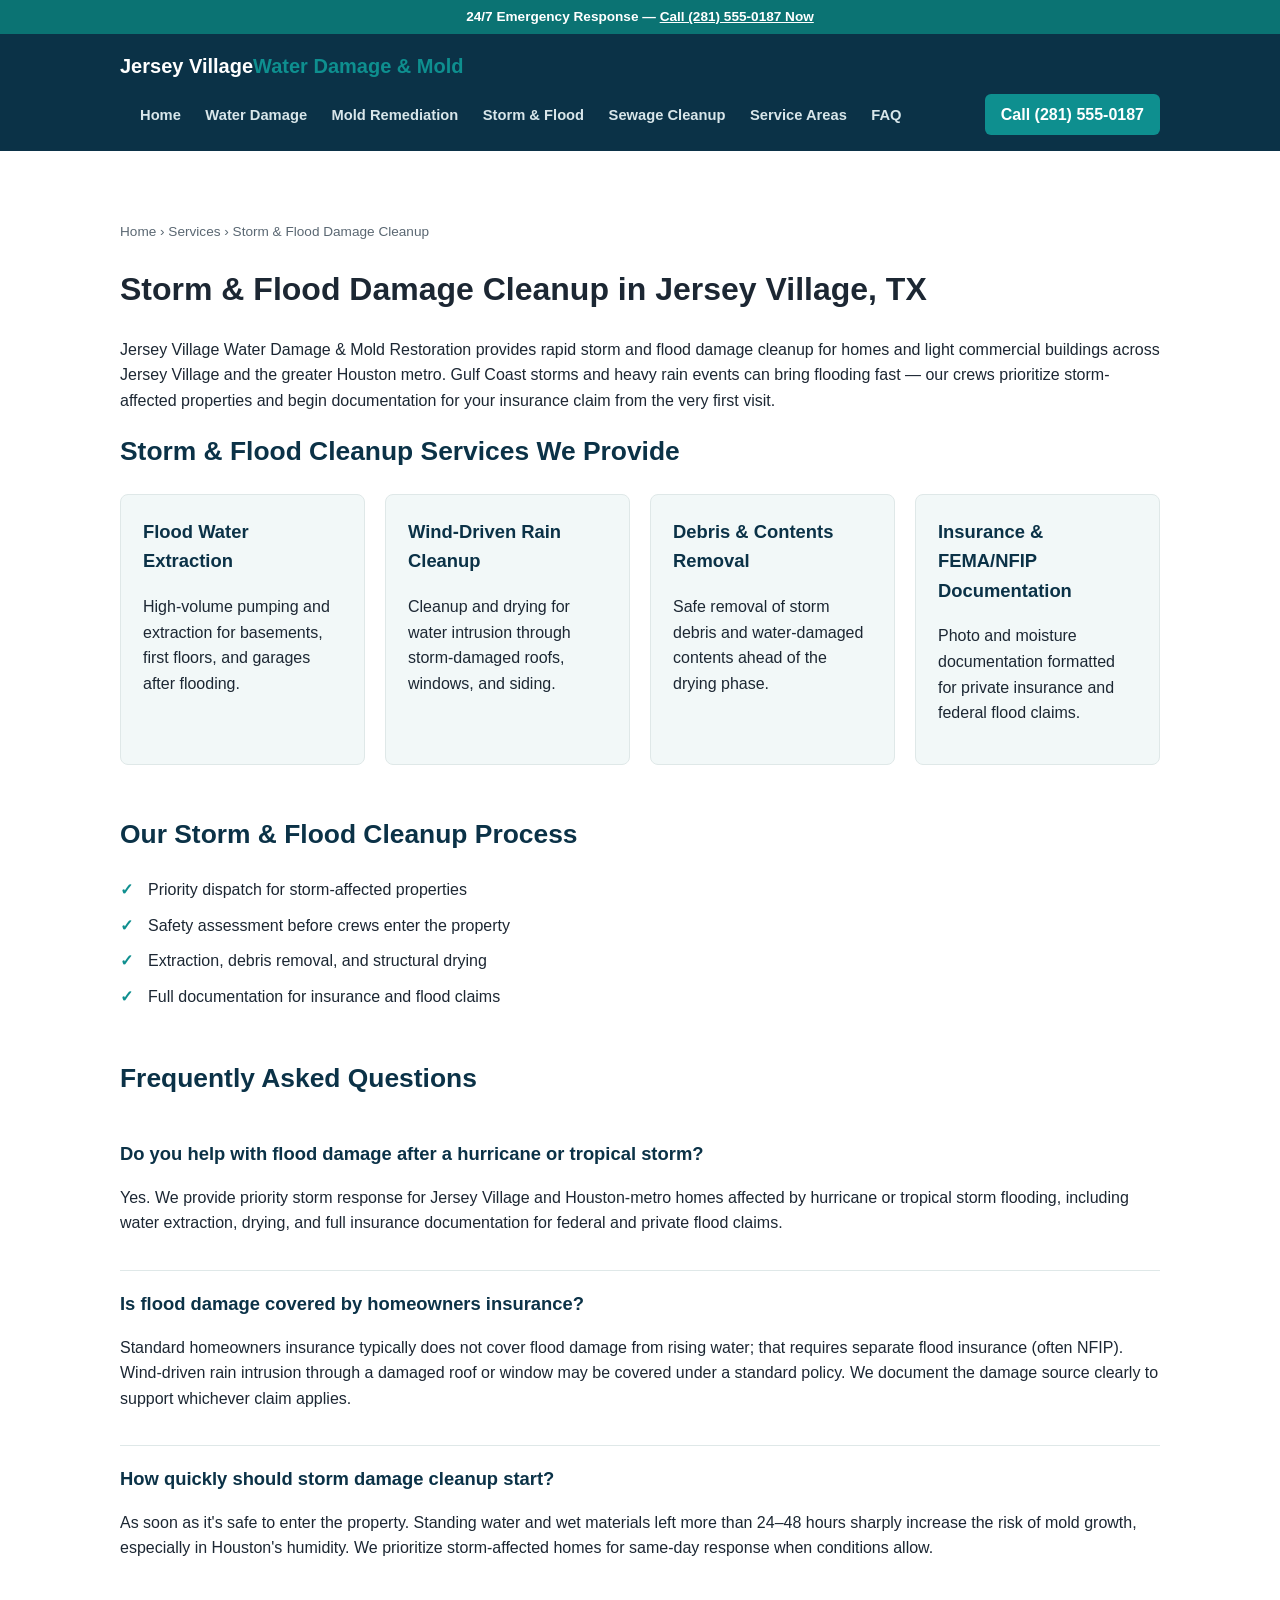
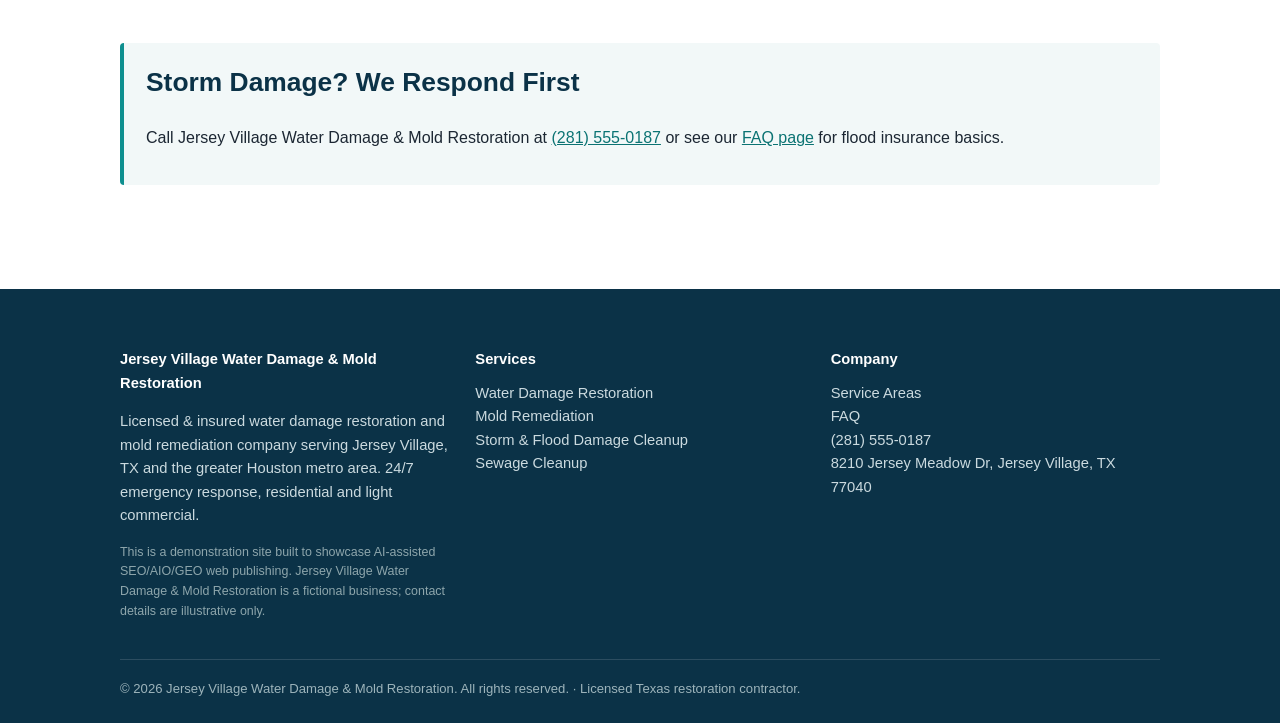
<file: services/storm-flood-damage-cleanup.html>
<!doctype html>
<html lang="en">
<head>
<meta charset="utf-8">
<meta name="viewport" content="width=device-width, initial-scale=1">
<title>Storm & Flood Damage Cleanup in Jersey Village, TX | Jersey Village Water Damage & Mold Restoration</title>
<meta name="description" content="Storm & flood damage cleanup in Jersey Village, TX. Rapid response after Gulf Coast storms and flooding, insurance documentation from day one. Call (281) 555-0187.">
<link rel="canonical" href="https://jerseyvillewaterdamage.trafficforge.app/services/storm-flood-damage-cleanup.html">
<meta property="og:title" content="Storm & Flood Damage Cleanup in Jersey Village, TX | Jersey Village Water Damage & Mold Restoration">
<meta property="og:description" content="Storm & flood damage cleanup in Jersey Village, TX. Rapid response after Gulf Coast storms and flooding, insurance documentation from day one. Call (281) 555-0187.">
<meta property="og:type" content="website">
<meta property="og:url" content="https://jerseyvillewaterdamage.trafficforge.app/services/storm-flood-damage-cleanup.html">
<link rel="stylesheet" href="/styles.css">
<script type="application/ld+json">
[
  {
    "@context": "https://schema.org",
    "@type": "HomeAndConstructionBusiness",
    "name": "Jersey Village Water Damage & Mold Restoration",
    "image": "https://jerseyvillewaterdamage.trafficforge.app/images/jersey-village-water-damage-crew.jpg",
    "@id": "https://jerseyvillewaterdamage.trafficforge.app",
    "url": "https://jerseyvillewaterdamage.trafficforge.app",
    "telephone": "+12815550187",
    "priceRange": "$$",
    "address": {
      "@type": "PostalAddress",
      "streetAddress": "8210 Jersey Meadow Dr",
      "addressLocality": "Jersey Village",
      "addressRegion": "TX",
      "postalCode": "77040",
      "addressCountry": "US"
    },
    "geo": { "@type": "GeoCoordinates", "latitude": 29.8825, "longitude": -95.5474 },
    "areaServed": ["Jersey Village, TX", "Houston, TX", "Cypress, TX", "Spring, TX", "Katy, TX", "Copperfield, TX", "Willowbrook, TX", "Champions, TX", "Tomball, TX"],
    "openingHoursSpecification": [
      { "@type": "OpeningHoursSpecification", "dayOfWeek": ["Monday","Tuesday","Wednesday","Thursday","Friday","Saturday","Sunday"], "opens": "00:00", "closes": "23:59" }
    ],
    "sameAs": []
  },
  {
    "@context": "https://schema.org",
    "@type": "Service",
    "serviceType": "Storm and Flood Damage Cleanup",
    "provider": {
      "@type": "HomeAndConstructionBusiness",
      "name": "Jersey Village Water Damage & Mold Restoration",
      "telephone": "+12815550187",
      "url": "https://jerseyvillewaterdamage.trafficforge.app"
    },
    "areaServed": ["Jersey Village, TX", "Houston, TX", "Cypress, TX", "Spring, TX", "Katy, TX", "Tomball, TX"],
    "name": "Storm & Flood Damage Cleanup",
    "description": "Storm & flood damage cleanup in Jersey Village, TX. Rapid response after Gulf Coast storms and flooding, insurance documentation from day one. Call (281) 555-0187.",
    "url": "https://jerseyvillewaterdamage.trafficforge.app/services/storm-flood-damage-cleanup.html"
  },
  {
    "@context": "https://schema.org",
    "@type": "FAQPage",
    "mainEntity": [
      {
        "@type": "Question",
        "name": "Do you help with flood damage after a hurricane or tropical storm?",
        "acceptedAnswer": { "@type": "Answer", "text": "Yes. We provide priority storm response for Jersey Village and Houston-metro homes affected by hurricane or tropical storm flooding, including water extraction, drying, and full insurance documentation for federal and private flood claims." }
      },
      {
        "@type": "Question",
        "name": "Is flood damage covered by homeowners insurance?",
        "acceptedAnswer": { "@type": "Answer", "text": "Standard homeowners insurance typically does not cover flood damage from rising water; that requires separate flood insurance (often NFIP). Wind-driven rain intrusion through a damaged roof or window may be covered under a standard policy. We document the damage source clearly to support whichever claim applies." }
      },
      {
        "@type": "Question",
        "name": "How quickly should storm damage cleanup start?",
        "acceptedAnswer": { "@type": "Answer", "text": "As soon as it's safe to enter the property. Standing water and wet materials left more than 24\u201348 hours sharply increase the risk of mold growth, especially in Houston's humidity. We prioritize storm-affected homes for same-day response when conditions allow." }
      }
    ]
  }
]
</script>
</head>
<body>
<div class="emergency-bar">24/7 Emergency Response &mdash; <a href="tel:+12815550187">Call (281) 555-0187 Now</a></div>
<header class="site">
  <div class="wrap">
    <a class="brand" href="/">Jersey Village<span>Water Damage &amp; Mold</span></a>
    <nav class="main">
      <a href="/">Home</a>
      <a href="/services/water-damage-restoration.html">Water Damage</a>
      <a href="/services/mold-remediation.html">Mold Remediation</a>
      <a href="/services/storm-flood-damage-cleanup.html">Storm &amp; Flood</a>
      <a href="/services/sewage-cleanup.html">Sewage Cleanup</a>
      <a href="/service-areas.html">Service Areas</a>
      <a href="/faq.html">FAQ</a>
    </nav>
    <a class="phone-badge" href="tel:+12815550187">Call (281) 555-0187</a>
  </div>
</header>
<main>
  <div class="wrap">
    <p class="breadcrumb"><a href="/">Home</a> &rsaquo; <a href="/services/storm-flood-damage-cleanup.html">Services</a> &rsaquo; Storm &amp; Flood Damage Cleanup</p>
    <h1>Storm &amp; Flood Damage Cleanup in Jersey Village, TX</h1>

<p>Jersey Village Water Damage &amp; Mold Restoration provides rapid storm and flood damage cleanup for homes and light commercial buildings across Jersey Village and the greater Houston metro. Gulf Coast storms and heavy rain events can bring flooding fast &mdash; our crews prioritize storm-affected properties and begin documentation for your insurance claim from the very first visit.</p>

<section>
  <h2>Storm &amp; Flood Cleanup Services We Provide</h2>
  <div class="grid">
    <div class="card"><h3>Flood Water Extraction</h3><p>High-volume pumping and extraction for basements, first floors, and garages after flooding.</p></div>
    <div class="card"><h3>Wind-Driven Rain Cleanup</h3><p>Cleanup and drying for water intrusion through storm-damaged roofs, windows, and siding.</p></div>
    <div class="card"><h3>Debris &amp; Contents Removal</h3><p>Safe removal of storm debris and water-damaged contents ahead of the drying phase.</p></div>
    <div class="card"><h3>Insurance &amp; FEMA/NFIP Documentation</h3><p>Photo and moisture documentation formatted for private insurance and federal flood claims.</p></div>
  </div>
</section>
<section>
  <h2>Our Storm &amp; Flood Cleanup Process</h2>
  <ul class="checklist">
    <li>Priority dispatch for storm-affected properties</li>
    <li>Safety assessment before crews enter the property</li>
    <li>Extraction, debris removal, and structural drying</li>
    <li>Full documentation for insurance and flood claims</li>
  </ul>
</section>
<section>
  <h2>Frequently Asked Questions</h2>
  <div class="faq-item"><h3>Do you help with flood damage after a hurricane or tropical storm?</h3><p>Yes. We provide priority storm response for Jersey Village and Houston-metro homes affected by hurricane or tropical storm flooding, including water extraction, drying, and full insurance documentation for federal and private flood claims.</p></div>
  <div class="faq-item"><h3>Is flood damage covered by homeowners insurance?</h3><p>Standard homeowners insurance typically does not cover flood damage from rising water; that requires separate flood insurance (often NFIP). Wind-driven rain intrusion through a damaged roof or window may be covered under a standard policy. We document the damage source clearly to support whichever claim applies.</p></div>
  <div class="faq-item"><h3>How quickly should storm damage cleanup start?</h3><p>As soon as it's safe to enter the property. Standing water and wet materials left more than 24&ndash;48 hours sharply increase the risk of mold growth, especially in Houston's humidity. We prioritize storm-affected homes for same-day response when conditions allow.</p></div>
</section>
<section class="callout">
  <h2 style="margin-top:0">Storm Damage? We Respond First</h2>
  <p>Call Jersey Village Water Damage &amp; Mold Restoration at <a href="tel:+12815550187">(281) 555-0187</a> or see our <a href="/faq.html">FAQ page</a> for flood insurance basics.</p>
</section>

  </div>
</main>
<footer class="site">
  <div class="wrap">
    <div class="footer-grid">
      <div>
        <h4>Jersey Village Water Damage &amp; Mold Restoration</h4>
        <p>Licensed &amp; insured water damage restoration and mold remediation company serving Jersey Village, TX and the greater Houston metro area. 24/7 emergency response, residential and light commercial.</p>
        <p class="disclosure">This is a demonstration site built to showcase AI-assisted SEO/AIO/GEO web publishing. Jersey Village Water Damage &amp; Mold Restoration is a fictional business; contact details are illustrative only.</p>
      </div>
      <div>
        <h4>Services</h4>
        <a href="/services/water-damage-restoration.html">Water Damage Restoration</a><br>
        <a href="/services/mold-remediation.html">Mold Remediation</a><br>
        <a href="/services/storm-flood-damage-cleanup.html">Storm &amp; Flood Damage Cleanup</a><br>
        <a href="/services/sewage-cleanup.html">Sewage Cleanup</a>
      </div>
      <div>
        <h4>Company</h4>
        <a href="/service-areas.html">Service Areas</a><br>
        <a href="/faq.html">FAQ</a><br>
        <a href="tel:+12815550187">(281) 555-0187</a><br>
        <span>8210 Jersey Meadow Dr, Jersey Village, TX 77040</span>
      </div>
    </div>
    <div class="footer-bottom">
      &copy; 2026 Jersey Village Water Damage &amp; Mold Restoration. All rights reserved. &middot; Licensed Texas restoration contractor.
    </div>
  </div>
</footer>
</body>
</html>
</file>
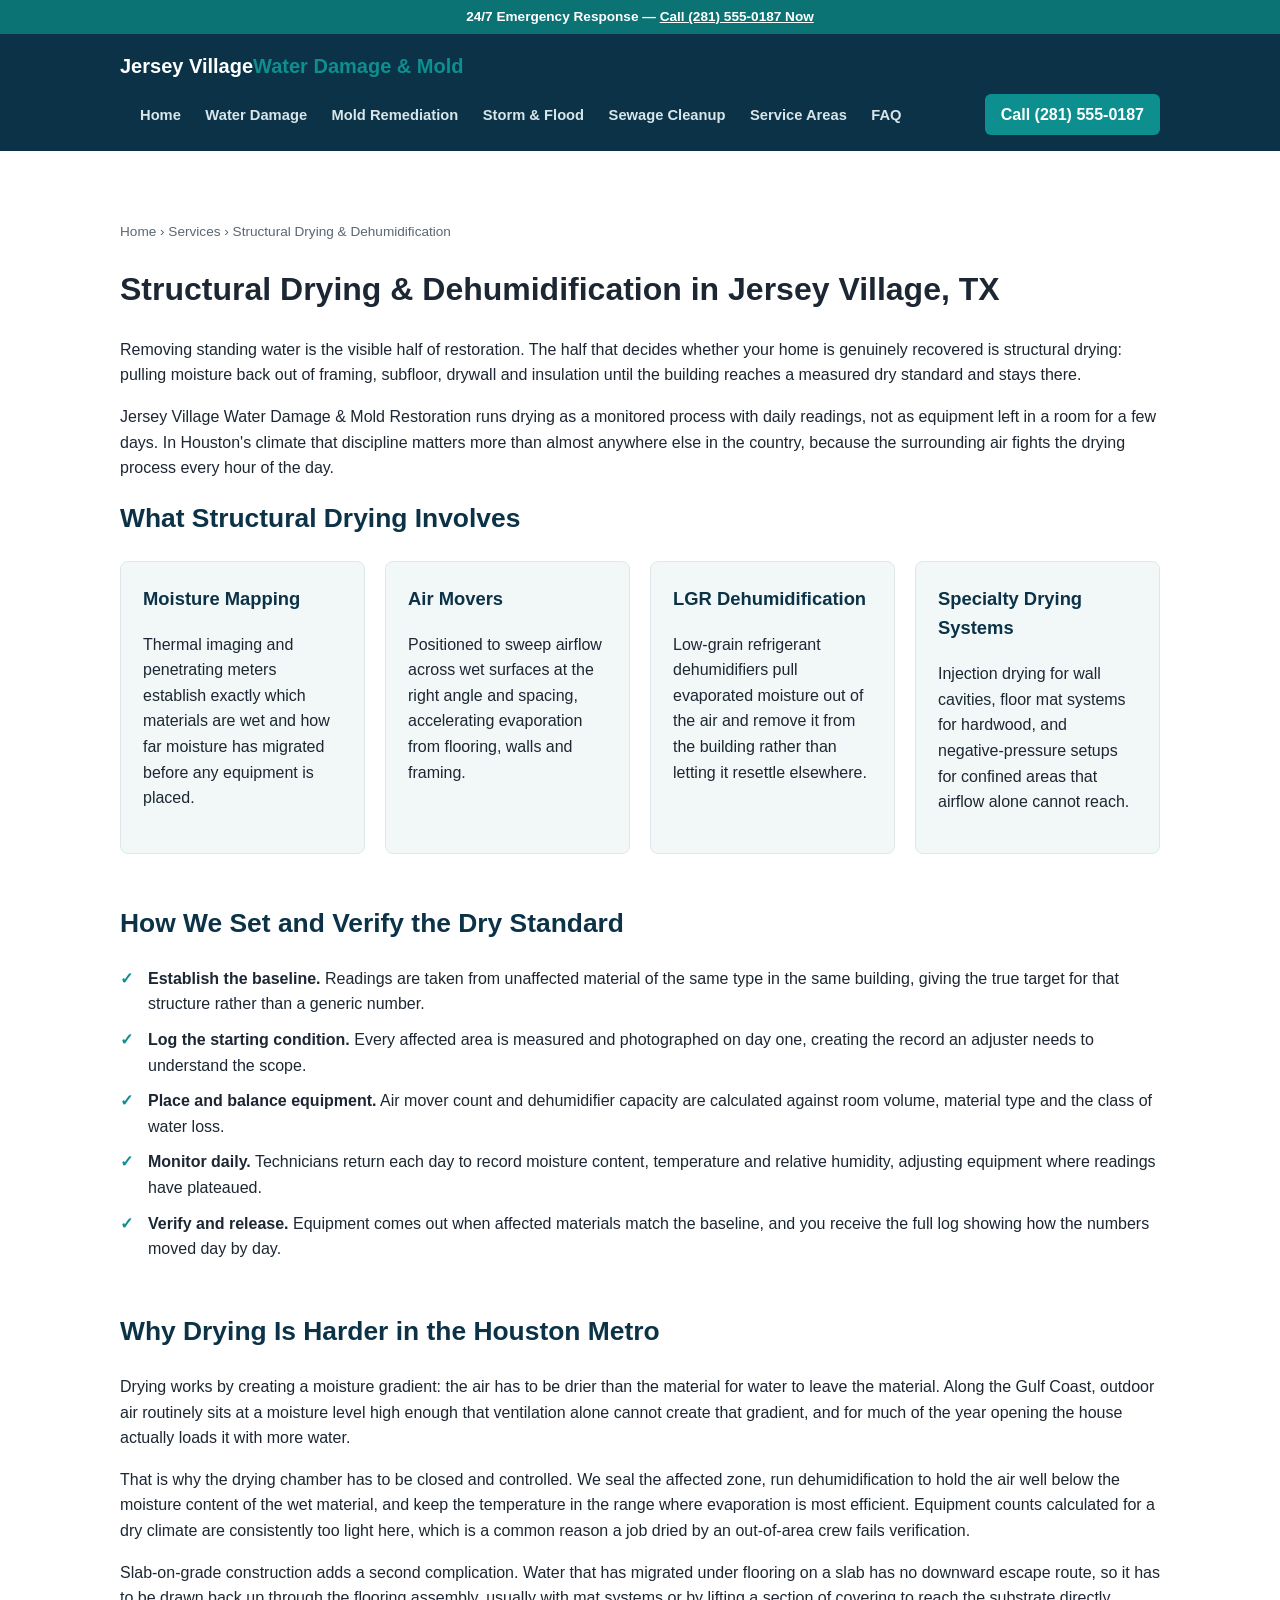
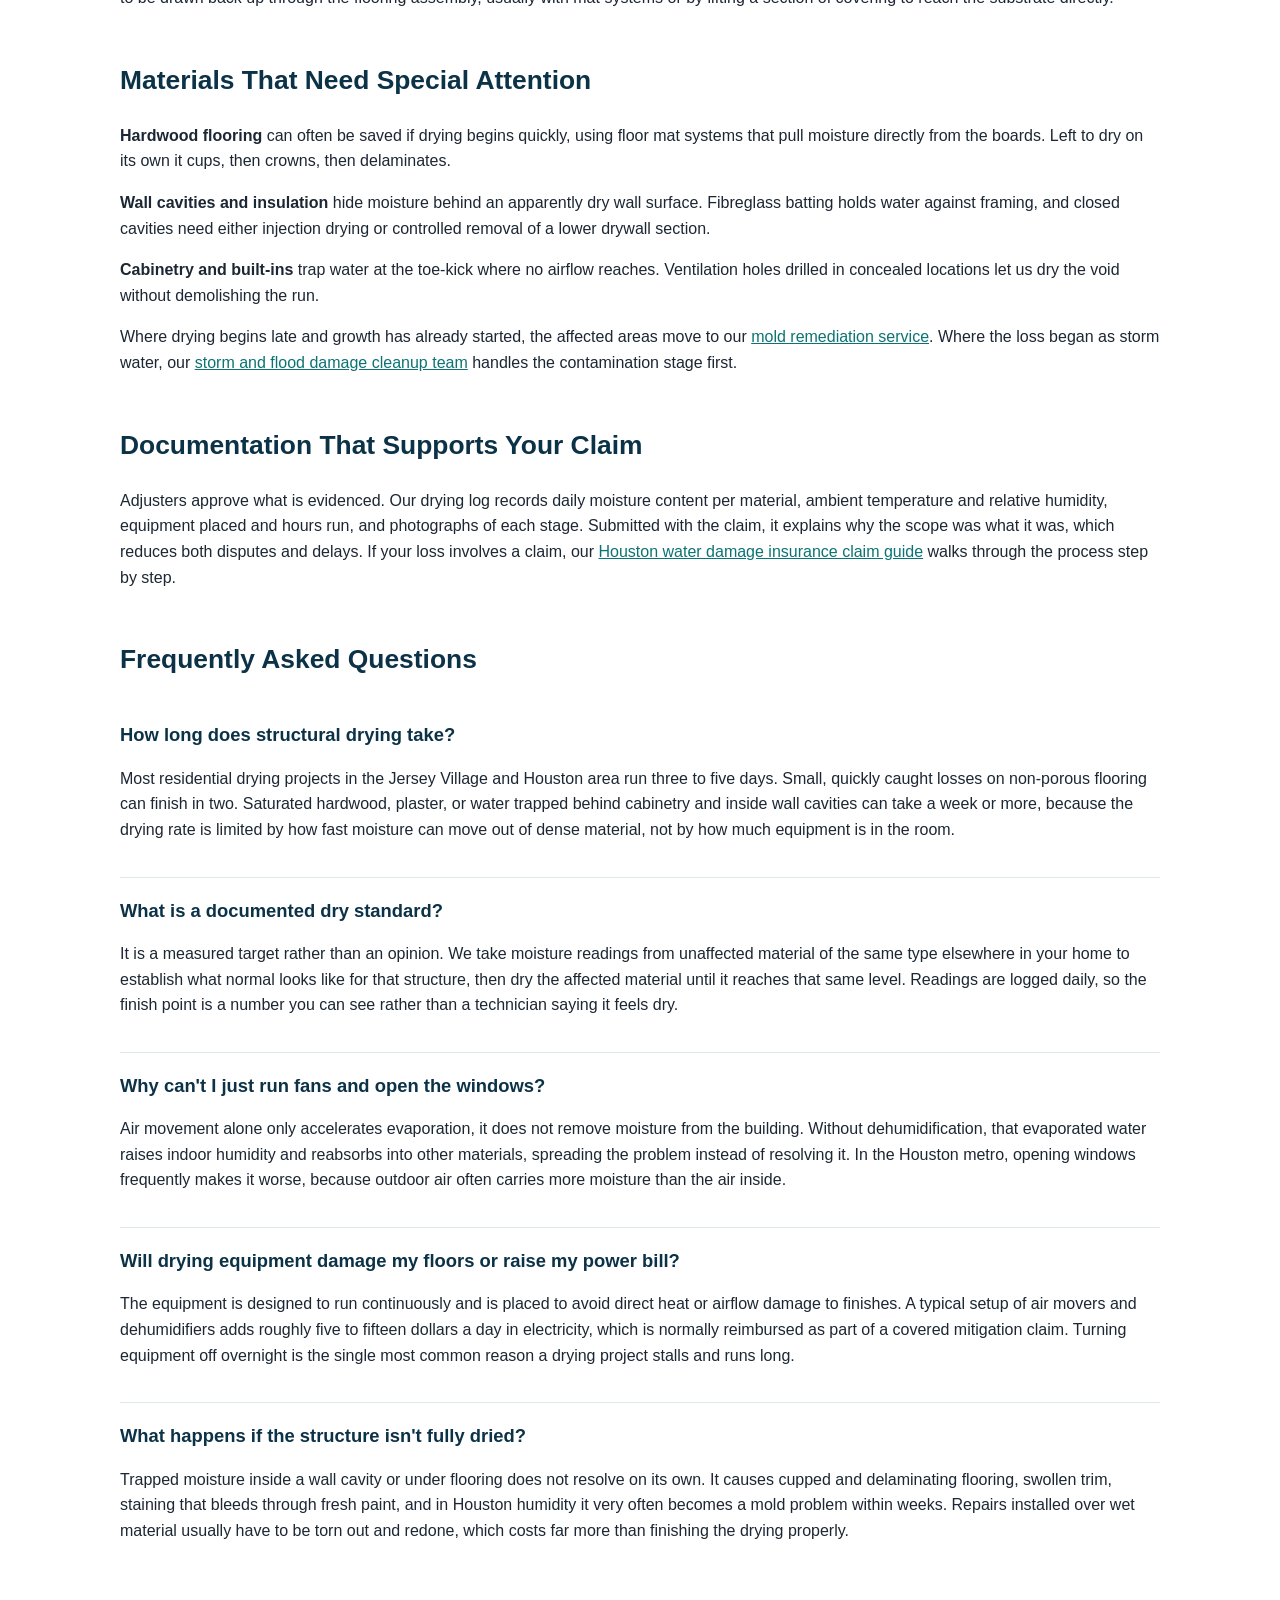
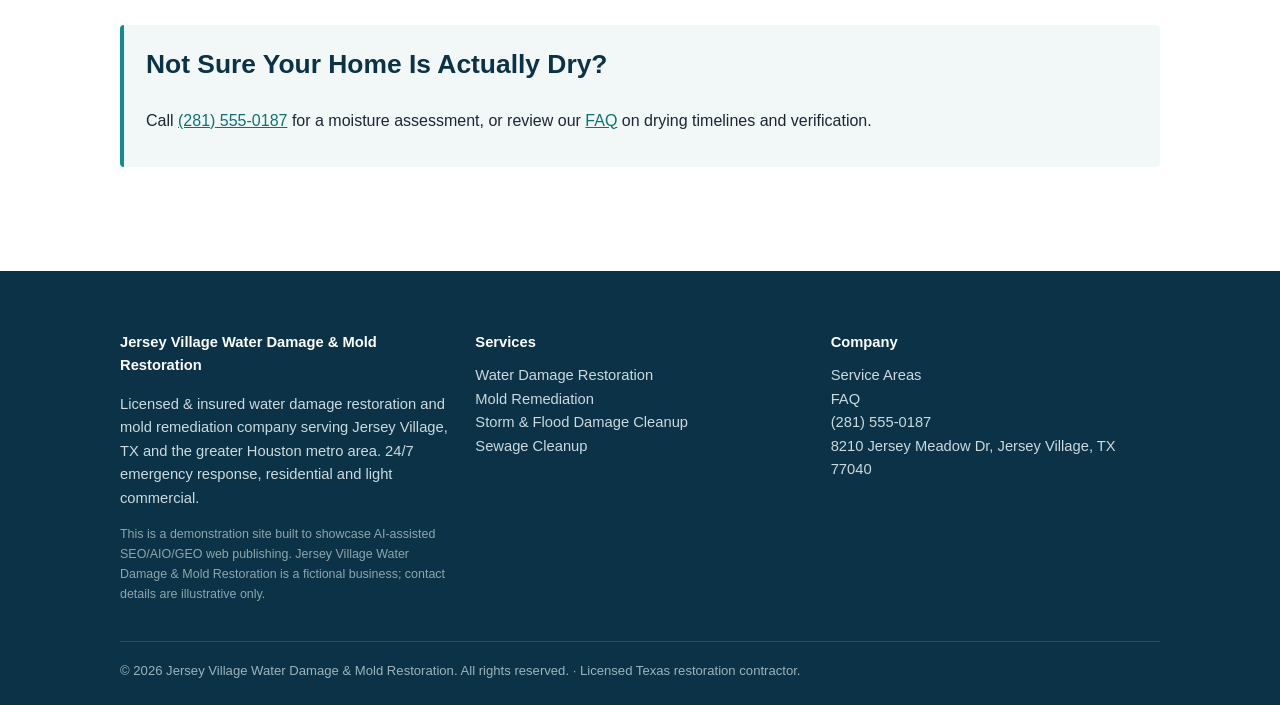
<file: services/structural-drying-dehumidification.html>
<!doctype html>
<html lang="en">
<head>
<meta charset="utf-8">
<meta name="viewport" content="width=device-width, initial-scale=1">
<title>Structural Drying &amp; Dehumidification in Jersey Village, TX | Documented Dry Standard | Jersey Village Water Damage &amp; Mold Restoration</title>
<meta name="description" content="Structural drying and dehumidification in Jersey Village, TX. Air movers, LGR dehumidifiers and daily moisture logs until your home meets a documented dry standard. Call (281) 555-0187.">
<link rel="canonical" href="https://jerseyvillewaterdamage.trafficforge.app/services/structural-drying-dehumidification.html">
<meta property="og:title" content="Structural Drying &amp; Dehumidification in Jersey Village, TX | Documented Dry Standard | Jersey Village Water Damage &amp; Mold Restoration">
<meta property="og:description" content="Structural drying and dehumidification in Jersey Village, TX. Air movers, LGR dehumidifiers and daily moisture logs until your home meets a documented dry standard. Call (281) 555-0187.">
<meta property="og:type" content="website">
<meta property="og:url" content="https://jerseyvillewaterdamage.trafficforge.app/services/structural-drying-dehumidification.html">
<link rel="stylesheet" href="/styles.css">
<script type="application/ld+json">
[
  {
    "@context": "https://schema.org",
    "@type": "HomeAndConstructionBusiness",
    "name": "Jersey Village Water Damage & Mold Restoration",
    "image": "https://jerseyvillewaterdamage.trafficforge.app/images/jersey-village-water-damage-crew.jpg",
    "@id": "https://jerseyvillewaterdamage.trafficforge.app",
    "url": "https://jerseyvillewaterdamage.trafficforge.app",
    "telephone": "+12815550187",
    "priceRange": "$$",
    "address": {
      "@type": "PostalAddress",
      "streetAddress": "8210 Jersey Meadow Dr",
      "addressLocality": "Jersey Village",
      "addressRegion": "TX",
      "postalCode": "77040",
      "addressCountry": "US"
    },
    "geo": {
      "@type": "GeoCoordinates",
      "latitude": 29.8825,
      "longitude": -95.5474
    },
    "areaServed": [
      "Jersey Village, TX",
      "Houston, TX",
      "Cypress, TX",
      "Spring, TX",
      "Katy, TX",
      "Copperfield, TX",
      "Willowbrook, TX",
      "Champions, TX",
      "Tomball, TX"
    ],
    "openingHoursSpecification": [
      {
        "@type": "OpeningHoursSpecification",
        "dayOfWeek": [
          "Monday",
          "Tuesday",
          "Wednesday",
          "Thursday",
          "Friday",
          "Saturday",
          "Sunday"
        ],
        "opens": "00:00",
        "closes": "23:59"
      }
    ],
    "sameAs": []
  },
  {
    "@context": "https://schema.org",
    "@type": "Service",
    "serviceType": "Structural Drying and Dehumidification",
    "provider": {
      "@type": "HomeAndConstructionBusiness",
      "name": "Jersey Village Water Damage & Mold Restoration",
      "telephone": "+12815550187",
      "url": "https://jerseyvillewaterdamage.trafficforge.app"
    },
    "areaServed": [
      "Jersey Village, TX",
      "Houston, TX",
      "Cypress, TX",
      "Spring, TX",
      "Katy, TX",
      "Tomball, TX"
    ],
    "name": "Structural Drying and Dehumidification",
    "description": "Structural drying and dehumidification in Jersey Village, TX. Air movers, LGR dehumidifiers and daily moisture logs until your home meets a documented dry standard. Call (281) 555-0187.",
    "url": "https://jerseyvillewaterdamage.trafficforge.app/services/structural-drying-dehumidification.html"
  },
  {
    "@context": "https://schema.org",
    "@type": "FAQPage",
    "mainEntity": [
      {
        "@type": "Question",
        "name": "How long does structural drying take?",
        "acceptedAnswer": {
          "@type": "Answer",
          "text": "Most residential drying projects in the Jersey Village and Houston area run three to five days. Small, quickly caught losses on non-porous flooring can finish in two. Saturated hardwood, plaster, or water trapped behind cabinetry and inside wall cavities can take a week or more, because the drying rate is limited by how fast moisture can move out of dense material, not by how much equipment is in the room."
        }
      },
      {
        "@type": "Question",
        "name": "What is a documented dry standard?",
        "acceptedAnswer": {
          "@type": "Answer",
          "text": "It is a measured target rather than an opinion. We take moisture readings from unaffected material of the same type elsewhere in your home to establish what normal looks like for that structure, then dry the affected material until it reaches that same level. Readings are logged daily, so the finish point is a number you can see rather than a technician saying it feels dry."
        }
      },
      {
        "@type": "Question",
        "name": "Why can't I just run fans and open the windows?",
        "acceptedAnswer": {
          "@type": "Answer",
          "text": "Air movement alone only accelerates evaporation, it does not remove moisture from the building. Without dehumidification, that evaporated water raises indoor humidity and reabsorbs into other materials, spreading the problem instead of resolving it. In the Houston metro, opening windows frequently makes it worse, because outdoor air often carries more moisture than the air inside."
        }
      },
      {
        "@type": "Question",
        "name": "Will drying equipment damage my floors or raise my power bill?",
        "acceptedAnswer": {
          "@type": "Answer",
          "text": "The equipment is designed to run continuously and is placed to avoid direct heat or airflow damage to finishes. A typical setup of air movers and dehumidifiers adds roughly five to fifteen dollars a day in electricity, which is normally reimbursed as part of a covered mitigation claim. Turning equipment off overnight is the single most common reason a drying project stalls and runs long."
        }
      },
      {
        "@type": "Question",
        "name": "What happens if the structure isn't fully dried?",
        "acceptedAnswer": {
          "@type": "Answer",
          "text": "Trapped moisture inside a wall cavity or under flooring does not resolve on its own. It causes cupped and delaminating flooring, swollen trim, staining that bleeds through fresh paint, and in Houston humidity it very often becomes a mold problem within weeks. Repairs installed over wet material usually have to be torn out and redone, which costs far more than finishing the drying properly."
        }
      }
    ]
  }
]
</script>
</head>
<body>
<div class="emergency-bar">24/7 Emergency Response &mdash; <a href="tel:+12815550187">Call (281) 555-0187 Now</a></div>
<header class="site">
  <div class="wrap">
    <a class="brand" href="/">Jersey Village<span>Water Damage &amp; Mold</span></a>
    <nav class="main">
      <a href="/">Home</a>
      <a href="/services/water-damage-restoration.html">Water Damage</a>
      <a href="/services/mold-remediation.html">Mold Remediation</a>
      <a href="/services/storm-flood-damage-cleanup.html">Storm &amp; Flood</a>
      <a href="/services/sewage-cleanup.html">Sewage Cleanup</a>
      <a href="/service-areas.html">Service Areas</a>
      <a href="/faq.html">FAQ</a>
    </nav>
    <a class="phone-badge" href="tel:+12815550187">Call (281) 555-0187</a>
  </div>
</header>
<main>
  <div class="wrap">
    <p class="breadcrumb"><a href="/">Home</a> &rsaquo; <a href="/services/water-damage-restoration.html">Services</a> &rsaquo; Structural Drying &amp; Dehumidification</p>
    <h1>Structural Drying &amp; Dehumidification in Jersey Village, TX</h1>

<p>Removing standing water is the visible half of restoration. The half that decides whether your home is genuinely recovered is structural drying: pulling moisture back out of framing, subfloor, drywall and insulation until the building reaches a measured dry standard and stays there.</p>

<p>Jersey Village Water Damage &amp; Mold Restoration runs drying as a monitored process with daily readings, not as equipment left in a room for a few days. In Houston's climate that discipline matters more than almost anywhere else in the country, because the surrounding air fights the drying process every hour of the day.</p>

<section>
  <h2>What Structural Drying Involves</h2>
  <div class="grid">
    <div class="card"><h3>Moisture Mapping</h3><p>Thermal imaging and penetrating meters establish exactly which materials are wet and how far moisture has migrated before any equipment is placed.</p></div>
    <div class="card"><h3>Air Movers</h3><p>Positioned to sweep airflow across wet surfaces at the right angle and spacing, accelerating evaporation from flooring, walls and framing.</p></div>
    <div class="card"><h3>LGR Dehumidification</h3><p>Low-grain refrigerant dehumidifiers pull evaporated moisture out of the air and remove it from the building rather than letting it resettle elsewhere.</p></div>
    <div class="card"><h3>Specialty Drying Systems</h3><p>Injection drying for wall cavities, floor mat systems for hardwood, and negative-pressure setups for confined areas that airflow alone cannot reach.</p></div>
  </div>
</section>

<section>
  <h2>How We Set and Verify the Dry Standard</h2>
  <ul class="checklist">
    <li><strong>Establish the baseline.</strong> Readings are taken from unaffected material of the same type in the same building, giving the true target for that structure rather than a generic number.</li>
    <li><strong>Log the starting condition.</strong> Every affected area is measured and photographed on day one, creating the record an adjuster needs to understand the scope.</li>
    <li><strong>Place and balance equipment.</strong> Air mover count and dehumidifier capacity are calculated against room volume, material type and the class of water loss.</li>
    <li><strong>Monitor daily.</strong> Technicians return each day to record moisture content, temperature and relative humidity, adjusting equipment where readings have plateaued.</li>
    <li><strong>Verify and release.</strong> Equipment comes out when affected materials match the baseline, and you receive the full log showing how the numbers moved day by day.</li>
  </ul>
</section>

<section>
  <h2>Why Drying Is Harder in the Houston Metro</h2>
  <p>Drying works by creating a moisture gradient: the air has to be drier than the material for water to leave the material. Along the Gulf Coast, outdoor air routinely sits at a moisture level high enough that ventilation alone cannot create that gradient, and for much of the year opening the house actually loads it with more water.</p>
  <p>That is why the drying chamber has to be closed and controlled. We seal the affected zone, run dehumidification to hold the air well below the moisture content of the wet material, and keep the temperature in the range where evaporation is most efficient. Equipment counts calculated for a dry climate are consistently too light here, which is a common reason a job dried by an out-of-area crew fails verification.</p>
  <p>Slab-on-grade construction adds a second complication. Water that has migrated under flooring on a slab has no downward escape route, so it has to be drawn back up through the flooring assembly, usually with mat systems or by lifting a section of covering to reach the substrate directly.</p>
</section>

<section>
  <h2>Materials That Need Special Attention</h2>
  <p><strong>Hardwood flooring</strong> can often be saved if drying begins quickly, using floor mat systems that pull moisture directly from the boards. Left to dry on its own it cups, then crowns, then delaminates.</p>
  <p><strong>Wall cavities and insulation</strong> hide moisture behind an apparently dry wall surface. Fibreglass batting holds water against framing, and closed cavities need either injection drying or controlled removal of a lower drywall section.</p>
  <p><strong>Cabinetry and built-ins</strong> trap water at the toe-kick where no airflow reaches. Ventilation holes drilled in concealed locations let us dry the void without demolishing the run.</p>
  <p>Where drying begins late and growth has already started, the affected areas move to our <a href="/services/mold-remediation.html">mold remediation service</a>. Where the loss began as storm water, our <a href="/services/storm-flood-damage-cleanup.html">storm and flood damage cleanup team</a> handles the contamination stage first.</p>
</section>

<section>
  <h2>Documentation That Supports Your Claim</h2>
  <p>Adjusters approve what is evidenced. Our drying log records daily moisture content per material, ambient temperature and relative humidity, equipment placed and hours run, and photographs of each stage. Submitted with the claim, it explains why the scope was what it was, which reduces both disputes and delays. If your loss involves a claim, our <a href="/guides/water-damage-insurance-claim-houston.html">Houston water damage insurance claim guide</a> walks through the process step by step.</p>
</section>

<section>
  <h2>Frequently Asked Questions</h2>
  <div class="faq-item"><h3>How long does structural drying take?</h3><p>Most residential drying projects in the Jersey Village and Houston area run three to five days. Small, quickly caught losses on non-porous flooring can finish in two. Saturated hardwood, plaster, or water trapped behind cabinetry and inside wall cavities can take a week or more, because the drying rate is limited by how fast moisture can move out of dense material, not by how much equipment is in the room.</p></div>
  <div class="faq-item"><h3>What is a documented dry standard?</h3><p>It is a measured target rather than an opinion. We take moisture readings from unaffected material of the same type elsewhere in your home to establish what normal looks like for that structure, then dry the affected material until it reaches that same level. Readings are logged daily, so the finish point is a number you can see rather than a technician saying it feels dry.</p></div>
  <div class="faq-item"><h3>Why can&#x27;t I just run fans and open the windows?</h3><p>Air movement alone only accelerates evaporation, it does not remove moisture from the building. Without dehumidification, that evaporated water raises indoor humidity and reabsorbs into other materials, spreading the problem instead of resolving it. In the Houston metro, opening windows frequently makes it worse, because outdoor air often carries more moisture than the air inside.</p></div>
  <div class="faq-item"><h3>Will drying equipment damage my floors or raise my power bill?</h3><p>The equipment is designed to run continuously and is placed to avoid direct heat or airflow damage to finishes. A typical setup of air movers and dehumidifiers adds roughly five to fifteen dollars a day in electricity, which is normally reimbursed as part of a covered mitigation claim. Turning equipment off overnight is the single most common reason a drying project stalls and runs long.</p></div>
  <div class="faq-item"><h3>What happens if the structure isn&#x27;t fully dried?</h3><p>Trapped moisture inside a wall cavity or under flooring does not resolve on its own. It causes cupped and delaminating flooring, swollen trim, staining that bleeds through fresh paint, and in Houston humidity it very often becomes a mold problem within weeks. Repairs installed over wet material usually have to be torn out and redone, which costs far more than finishing the drying properly.</p></div>
</section>
<section class="callout">
  <h2 style="margin-top:0">Not Sure Your Home Is Actually Dry?</h2>
  <p>Call <a href="tel:+12815550187">(281) 555-0187</a> for a moisture assessment, or review our <a href="/faq.html">FAQ</a> on drying timelines and verification.</p>
</section>

  </div>
</main>
<footer class="site">
  <div class="wrap">
    <div class="footer-grid">
      <div>
        <h4>Jersey Village Water Damage &amp; Mold Restoration</h4>
        <p>Licensed &amp; insured water damage restoration and mold remediation company serving Jersey Village, TX and the greater Houston metro area. 24/7 emergency response, residential and light commercial.</p>
        <p class="disclosure">This is a demonstration site built to showcase AI-assisted SEO/AIO/GEO web publishing. Jersey Village Water Damage &amp; Mold Restoration is a fictional business; contact details are illustrative only.</p>
      </div>
      <div>
        <h4>Services</h4>
        <a href="/services/water-damage-restoration.html">Water Damage Restoration</a><br>
        <a href="/services/mold-remediation.html">Mold Remediation</a><br>
        <a href="/services/storm-flood-damage-cleanup.html">Storm &amp; Flood Damage Cleanup</a><br>
        <a href="/services/sewage-cleanup.html">Sewage Cleanup</a>
      </div>
      <div>
        <h4>Company</h4>
        <a href="/service-areas.html">Service Areas</a><br>
        <a href="/faq.html">FAQ</a><br>
        <a href="tel:+12815550187">(281) 555-0187</a><br>
        <span>8210 Jersey Meadow Dr, Jersey Village, TX 77040</span>
      </div>
    </div>
    <div class="footer-bottom">
      &copy; 2026 Jersey Village Water Damage &amp; Mold Restoration. All rights reserved. &middot; Licensed Texas restoration contractor.
    </div>
  </div>
</footer>
</body>
</html>
</file>
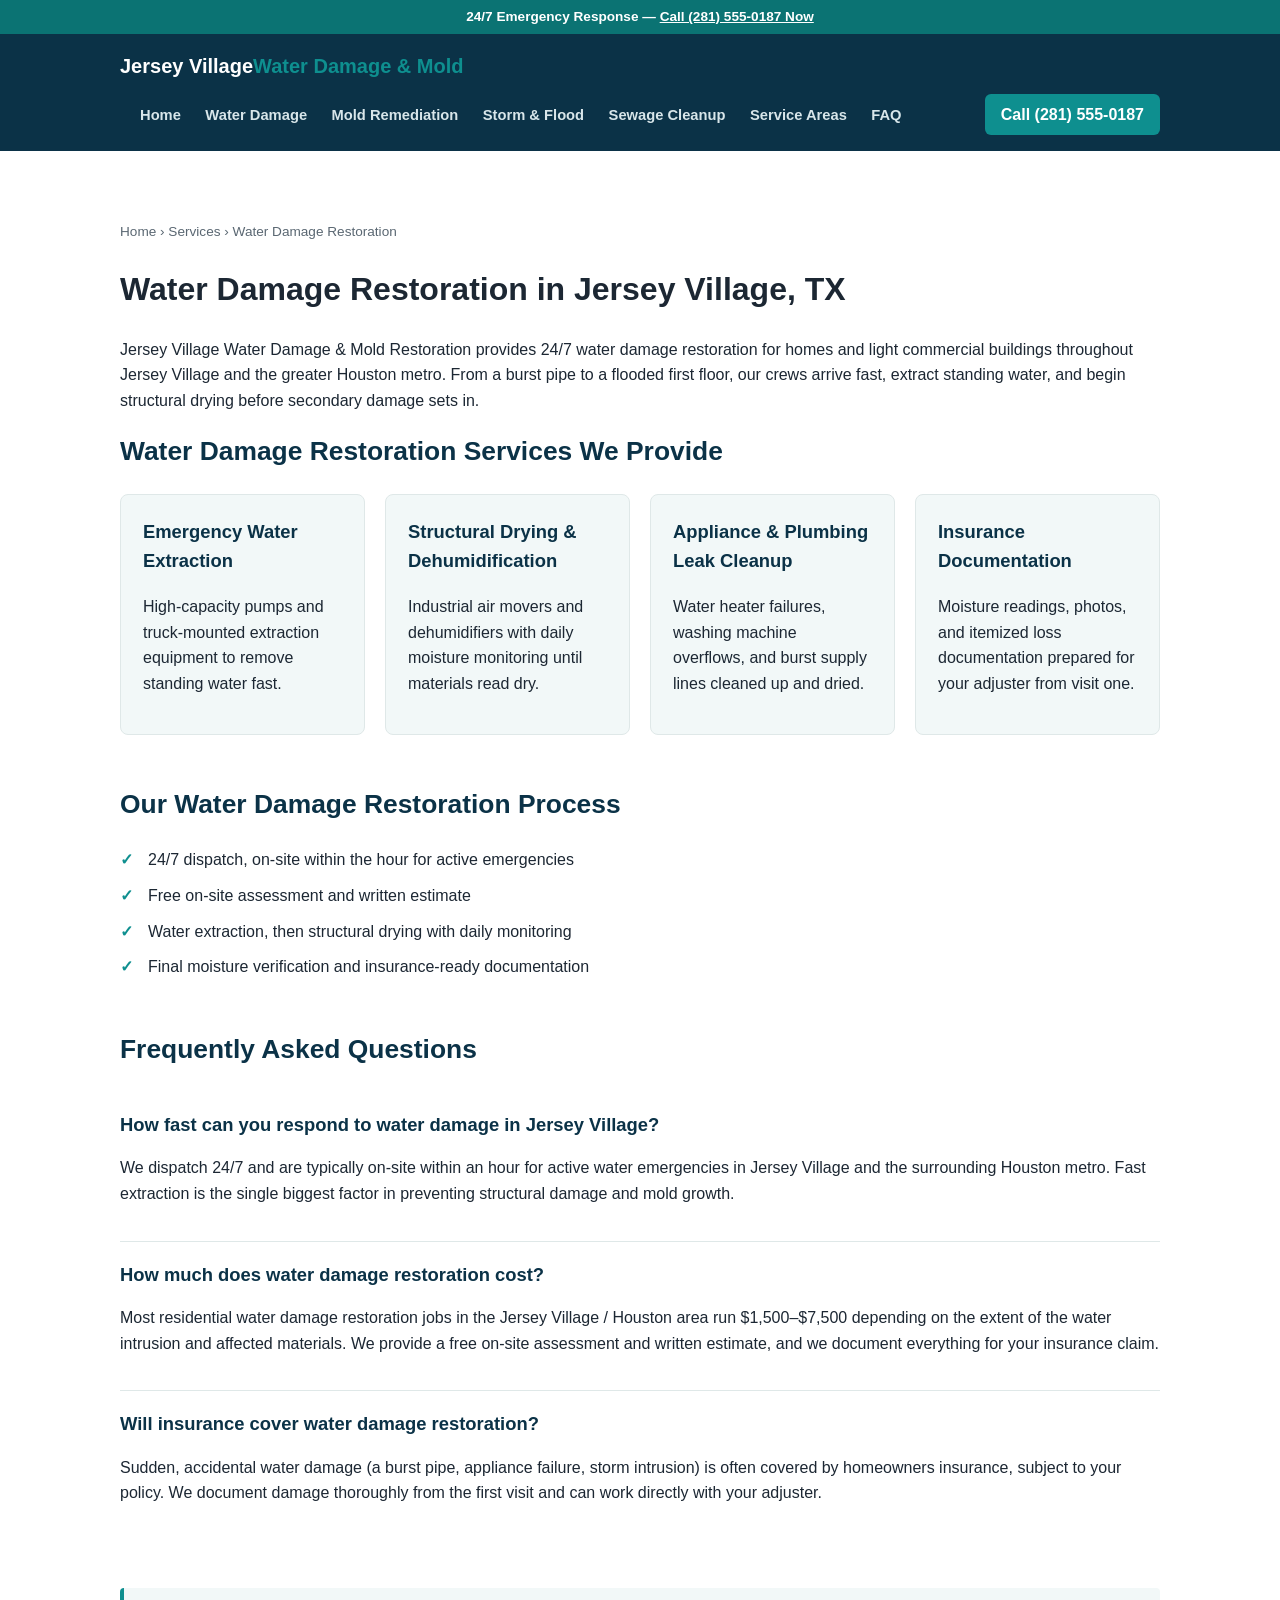
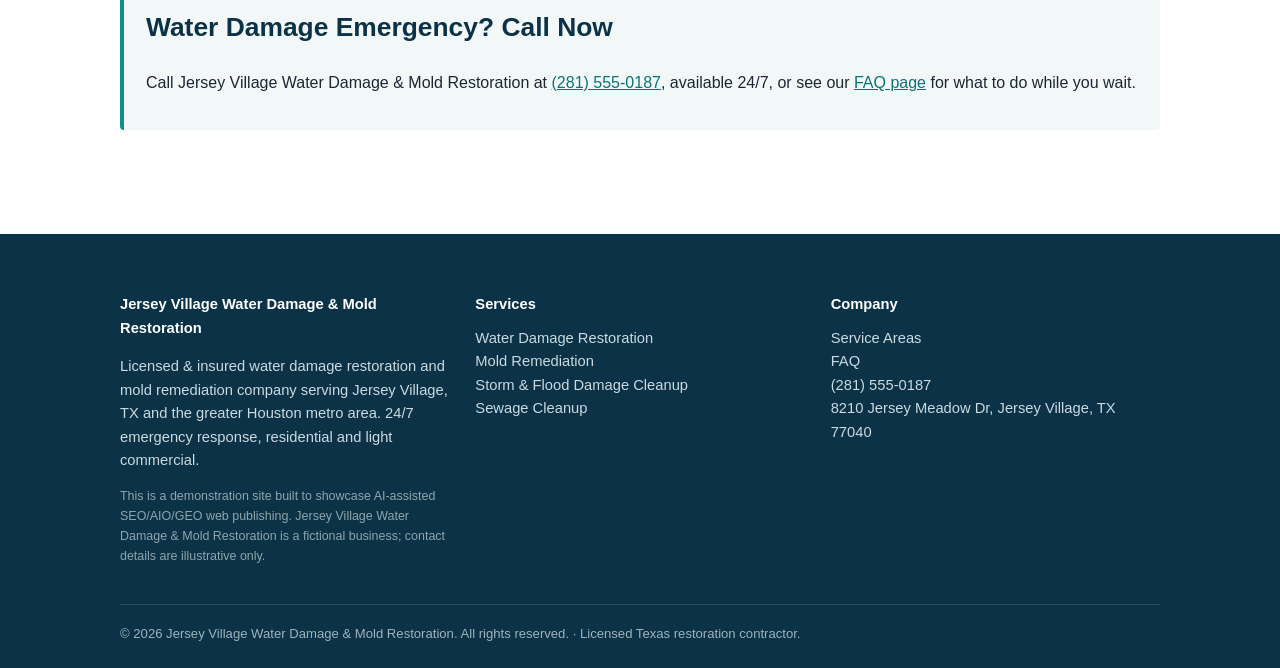
<file: services/water-damage-restoration.html>
<!doctype html>
<html lang="en">
<head>
<meta charset="utf-8">
<meta name="viewport" content="width=device-width, initial-scale=1">
<title>Water Damage Restoration in Jersey Village, TX | 24/7 Extraction & Drying | Jersey Village Water Damage & Mold Restoration</title>
<meta name="description" content="24/7 water damage restoration in Jersey Village, TX. Water extraction, structural drying, dehumidification. Insurance claim support. Call (281) 555-0187.">
<link rel="canonical" href="https://jerseyvillewaterdamage.trafficforge.app/services/water-damage-restoration.html">
<meta property="og:title" content="Water Damage Restoration in Jersey Village, TX | 24/7 Extraction & Drying | Jersey Village Water Damage & Mold Restoration">
<meta property="og:description" content="24/7 water damage restoration in Jersey Village, TX. Water extraction, structural drying, dehumidification. Insurance claim support. Call (281) 555-0187.">
<meta property="og:type" content="website">
<meta property="og:url" content="https://jerseyvillewaterdamage.trafficforge.app/services/water-damage-restoration.html">
<link rel="stylesheet" href="/styles.css">
<script type="application/ld+json">
[
  {
    "@context": "https://schema.org",
    "@type": "HomeAndConstructionBusiness",
    "name": "Jersey Village Water Damage & Mold Restoration",
    "image": "https://jerseyvillewaterdamage.trafficforge.app/images/jersey-village-water-damage-crew.jpg",
    "@id": "https://jerseyvillewaterdamage.trafficforge.app",
    "url": "https://jerseyvillewaterdamage.trafficforge.app",
    "telephone": "+12815550187",
    "priceRange": "$$",
    "address": {
      "@type": "PostalAddress",
      "streetAddress": "8210 Jersey Meadow Dr",
      "addressLocality": "Jersey Village",
      "addressRegion": "TX",
      "postalCode": "77040",
      "addressCountry": "US"
    },
    "geo": { "@type": "GeoCoordinates", "latitude": 29.8825, "longitude": -95.5474 },
    "areaServed": ["Jersey Village, TX", "Houston, TX", "Cypress, TX", "Spring, TX", "Katy, TX", "Copperfield, TX", "Willowbrook, TX", "Champions, TX", "Tomball, TX"],
    "openingHoursSpecification": [
      { "@type": "OpeningHoursSpecification", "dayOfWeek": ["Monday","Tuesday","Wednesday","Thursday","Friday","Saturday","Sunday"], "opens": "00:00", "closes": "23:59" }
    ],
    "sameAs": []
  },
  {
    "@context": "https://schema.org",
    "@type": "Service",
    "serviceType": "Water Damage Restoration",
    "provider": {
      "@type": "HomeAndConstructionBusiness",
      "name": "Jersey Village Water Damage & Mold Restoration",
      "telephone": "+12815550187",
      "url": "https://jerseyvillewaterdamage.trafficforge.app"
    },
    "areaServed": ["Jersey Village, TX", "Houston, TX", "Cypress, TX", "Spring, TX", "Katy, TX", "Tomball, TX"],
    "name": "Water Damage Restoration",
    "description": "24/7 water damage restoration in Jersey Village, TX. Water extraction, structural drying, dehumidification. Insurance claim support. Call (281) 555-0187.",
    "url": "https://jerseyvillewaterdamage.trafficforge.app/services/water-damage-restoration.html"
  },
  {
    "@context": "https://schema.org",
    "@type": "FAQPage",
    "mainEntity": [
      {
        "@type": "Question",
        "name": "How fast can you respond to water damage in Jersey Village?",
        "acceptedAnswer": { "@type": "Answer", "text": "We dispatch 24/7 and are typically on-site within an hour for active water emergencies in Jersey Village and the surrounding Houston metro. Fast extraction is the single biggest factor in preventing structural damage and mold growth." }
      },
      {
        "@type": "Question",
        "name": "How much does water damage restoration cost?",
        "acceptedAnswer": { "@type": "Answer", "text": "Most residential water damage restoration jobs in the Jersey Village / Houston area run $1,500\u2013$7,500 depending on the extent of the water intrusion and affected materials. We provide a free on-site assessment and written estimate, and we document everything for your insurance claim." }
      },
      {
        "@type": "Question",
        "name": "Will insurance cover water damage restoration?",
        "acceptedAnswer": { "@type": "Answer", "text": "Sudden, accidental water damage (a burst pipe, appliance failure, storm intrusion) is often covered by homeowners insurance, subject to your policy. We document damage thoroughly from the first visit and can work directly with your adjuster." }
      }
    ]
  }
]
</script>
</head>
<body>
<div class="emergency-bar">24/7 Emergency Response &mdash; <a href="tel:+12815550187">Call (281) 555-0187 Now</a></div>
<header class="site">
  <div class="wrap">
    <a class="brand" href="/">Jersey Village<span>Water Damage &amp; Mold</span></a>
    <nav class="main">
      <a href="/">Home</a>
      <a href="/services/water-damage-restoration.html">Water Damage</a>
      <a href="/services/mold-remediation.html">Mold Remediation</a>
      <a href="/services/storm-flood-damage-cleanup.html">Storm &amp; Flood</a>
      <a href="/services/sewage-cleanup.html">Sewage Cleanup</a>
      <a href="/service-areas.html">Service Areas</a>
      <a href="/faq.html">FAQ</a>
    </nav>
    <a class="phone-badge" href="tel:+12815550187">Call (281) 555-0187</a>
  </div>
</header>
<main>
  <div class="wrap">
    <p class="breadcrumb"><a href="/">Home</a> &rsaquo; <a href="/services/water-damage-restoration.html">Services</a> &rsaquo; Water Damage Restoration</p>
    <h1>Water Damage Restoration in Jersey Village, TX</h1>

<p>Jersey Village Water Damage &amp; Mold Restoration provides 24/7 water damage restoration for homes and light commercial buildings throughout Jersey Village and the greater Houston metro. From a burst pipe to a flooded first floor, our crews arrive fast, extract standing water, and begin structural drying before secondary damage sets in.</p>

<section>
  <h2>Water Damage Restoration Services We Provide</h2>
  <div class="grid">
    <div class="card"><h3>Emergency Water Extraction</h3><p>High-capacity pumps and truck-mounted extraction equipment to remove standing water fast.</p></div>
    <div class="card"><h3>Structural Drying &amp; Dehumidification</h3><p>Industrial air movers and dehumidifiers with daily moisture monitoring until materials read dry.</p></div>
    <div class="card"><h3>Appliance &amp; Plumbing Leak Cleanup</h3><p>Water heater failures, washing machine overflows, and burst supply lines cleaned up and dried.</p></div>
    <div class="card"><h3>Insurance Documentation</h3><p>Moisture readings, photos, and itemized loss documentation prepared for your adjuster from visit one.</p></div>
  </div>
</section>
<section>
  <h2>Our Water Damage Restoration Process</h2>
  <ul class="checklist">
    <li>24/7 dispatch, on-site within the hour for active emergencies</li>
    <li>Free on-site assessment and written estimate</li>
    <li>Water extraction, then structural drying with daily monitoring</li>
    <li>Final moisture verification and insurance-ready documentation</li>
  </ul>
</section>
<section>
  <h2>Frequently Asked Questions</h2>
  <div class="faq-item"><h3>How fast can you respond to water damage in Jersey Village?</h3><p>We dispatch 24/7 and are typically on-site within an hour for active water emergencies in Jersey Village and the surrounding Houston metro. Fast extraction is the single biggest factor in preventing structural damage and mold growth.</p></div>
  <div class="faq-item"><h3>How much does water damage restoration cost?</h3><p>Most residential water damage restoration jobs in the Jersey Village / Houston area run $1,500&ndash;$7,500 depending on the extent of the water intrusion and affected materials. We provide a free on-site assessment and written estimate, and we document everything for your insurance claim.</p></div>
  <div class="faq-item"><h3>Will insurance cover water damage restoration?</h3><p>Sudden, accidental water damage (a burst pipe, appliance failure, storm intrusion) is often covered by homeowners insurance, subject to your policy. We document damage thoroughly from the first visit and can work directly with your adjuster.</p></div>
</section>
<section class="callout">
  <h2 style="margin-top:0">Water Damage Emergency? Call Now</h2>
  <p>Call Jersey Village Water Damage &amp; Mold Restoration at <a href="tel:+12815550187">(281) 555-0187</a>, available 24/7, or see our <a href="/faq.html">FAQ page</a> for what to do while you wait.</p>
</section>

  </div>
</main>
<footer class="site">
  <div class="wrap">
    <div class="footer-grid">
      <div>
        <h4>Jersey Village Water Damage &amp; Mold Restoration</h4>
        <p>Licensed &amp; insured water damage restoration and mold remediation company serving Jersey Village, TX and the greater Houston metro area. 24/7 emergency response, residential and light commercial.</p>
        <p class="disclosure">This is a demonstration site built to showcase AI-assisted SEO/AIO/GEO web publishing. Jersey Village Water Damage &amp; Mold Restoration is a fictional business; contact details are illustrative only.</p>
      </div>
      <div>
        <h4>Services</h4>
        <a href="/services/water-damage-restoration.html">Water Damage Restoration</a><br>
        <a href="/services/mold-remediation.html">Mold Remediation</a><br>
        <a href="/services/storm-flood-damage-cleanup.html">Storm &amp; Flood Damage Cleanup</a><br>
        <a href="/services/sewage-cleanup.html">Sewage Cleanup</a>
      </div>
      <div>
        <h4>Company</h4>
        <a href="/service-areas.html">Service Areas</a><br>
        <a href="/faq.html">FAQ</a><br>
        <a href="tel:+12815550187">(281) 555-0187</a><br>
        <span>8210 Jersey Meadow Dr, Jersey Village, TX 77040</span>
      </div>
    </div>
    <div class="footer-bottom">
      &copy; 2026 Jersey Village Water Damage &amp; Mold Restoration. All rights reserved. &middot; Licensed Texas restoration contractor.
    </div>
  </div>
</footer>
</body>
</html>
</file>
<file: styles.css>
:root{
  --navy:#0b3247;
  --navy-light:#124a63;
  --accent:#0e8f8f;
  --accent-dark:#0b7373;
  --ink:#1c2733;
  --muted:#5a6772;
  --bg:#ffffff;
  --bg-alt:#f2f8f8;
  --border:#dfe8e8;
}
*{box-sizing:border-box}
body{margin:0;font-family:-apple-system,BlinkMacSystemFont,"Segoe UI",Roboto,Helvetica,Arial,sans-serif;color:var(--ink);line-height:1.6;background:var(--bg)}
a{color:var(--accent-dark)}
a:hover{color:var(--accent)}
img{max-width:100%}
.wrap{max-width:1080px;margin:0 auto;padding:0 20px}
header.site{background:var(--navy);color:#fff}
header.site .wrap{display:flex;align-items:center;justify-content:space-between;padding:16px 20px;flex-wrap:wrap;gap:12px}
.brand{font-size:1.25rem;font-weight:700;color:#fff;text-decoration:none}
.brand span{color:var(--accent)}
nav.main a{color:#d8e6ea;text-decoration:none;margin-left:20px;font-weight:600;font-size:.92rem}
nav.main a:hover{color:#fff}
.phone-badge{background:var(--accent);color:#fff;padding:8px 16px;border-radius:6px;font-weight:700;text-decoration:none;white-space:nowrap}
.phone-badge:hover{background:var(--accent-dark);color:#fff}
.emergency-bar{background:var(--accent-dark);color:#fff;text-align:center;font-weight:700;font-size:.85rem;padding:6px 12px}
.emergency-bar a{color:#fff;text-decoration:underline}
.hero{background:linear-gradient(135deg,var(--navy) 0%,var(--navy-light) 100%);color:#fff;padding:64px 0}
.hero h1{font-size:2.3rem;margin:0 0 16px;max-width:820px}
.hero p.lead{font-size:1.12rem;max-width:680px;color:#dcecec}
.hero .cta-row{margin-top:28px;display:flex;gap:14px;flex-wrap:wrap}
.btn{display:inline-block;padding:13px 26px;border-radius:6px;font-weight:700;text-decoration:none}
.btn-primary{background:var(--accent);color:#fff}
.btn-primary:hover{background:var(--accent-dark);color:#fff}
.btn-secondary{background:transparent;color:#fff;border:2px solid #ffffff66}
.btn-secondary:hover{border-color:#fff}
main{padding:56px 0}
section{margin-bottom:48px}
h2{font-size:1.65rem;color:var(--navy);margin-top:0}
h3{font-size:1.15rem;color:var(--navy)}
.grid{display:grid;grid-template-columns:repeat(auto-fit,minmax(230px,1fr));gap:20px}
.card{border:1px solid var(--border);border-radius:8px;padding:22px;background:var(--bg-alt)}
.card h3{margin-top:0}
.card a.card-link{font-weight:700;text-decoration:none}
.faq-item{border-bottom:1px solid var(--border);padding:18px 0}
.faq-item:last-child{border-bottom:none}
.faq-item h3{margin:0 0 8px}
ul.checklist{list-style:none;padding:0;margin:0}
ul.checklist li{padding-left:28px;position:relative;margin-bottom:10px}
ul.checklist li:before{content:"✓";position:absolute;left:0;color:var(--accent);font-weight:700}
.callout{background:var(--bg-alt);border-left:4px solid var(--accent);padding:18px 22px;border-radius:4px}
.areas-grid{display:grid;grid-template-columns:repeat(auto-fit,minmax(240px,1fr));gap:24px}
.breadcrumb{font-size:.85rem;color:var(--muted);margin-bottom:18px}
.breadcrumb a{color:var(--muted);text-decoration:none}
.breadcrumb a:hover{text-decoration:underline}
footer.site{background:var(--navy);color:#cbdadf;padding:40px 0 24px;font-size:.92rem}
footer.site h4{color:#fff;margin-bottom:10px}
footer.site a{color:#cbdadf;text-decoration:none}
footer.site a:hover{color:#fff}
.footer-grid{display:grid;grid-template-columns:repeat(auto-fit,minmax(200px,1fr));gap:26px;margin-bottom:24px}
.footer-bottom{border-top:1px solid #ffffff22;padding-top:18px;font-size:.82rem;color:#9db4bb}
.disclosure{font-size:.78rem;color:#8ea6ac;margin-top:6px}
@media (max-width:640px){.hero h1{font-size:1.7rem}nav.main{display:none}}
</file>
